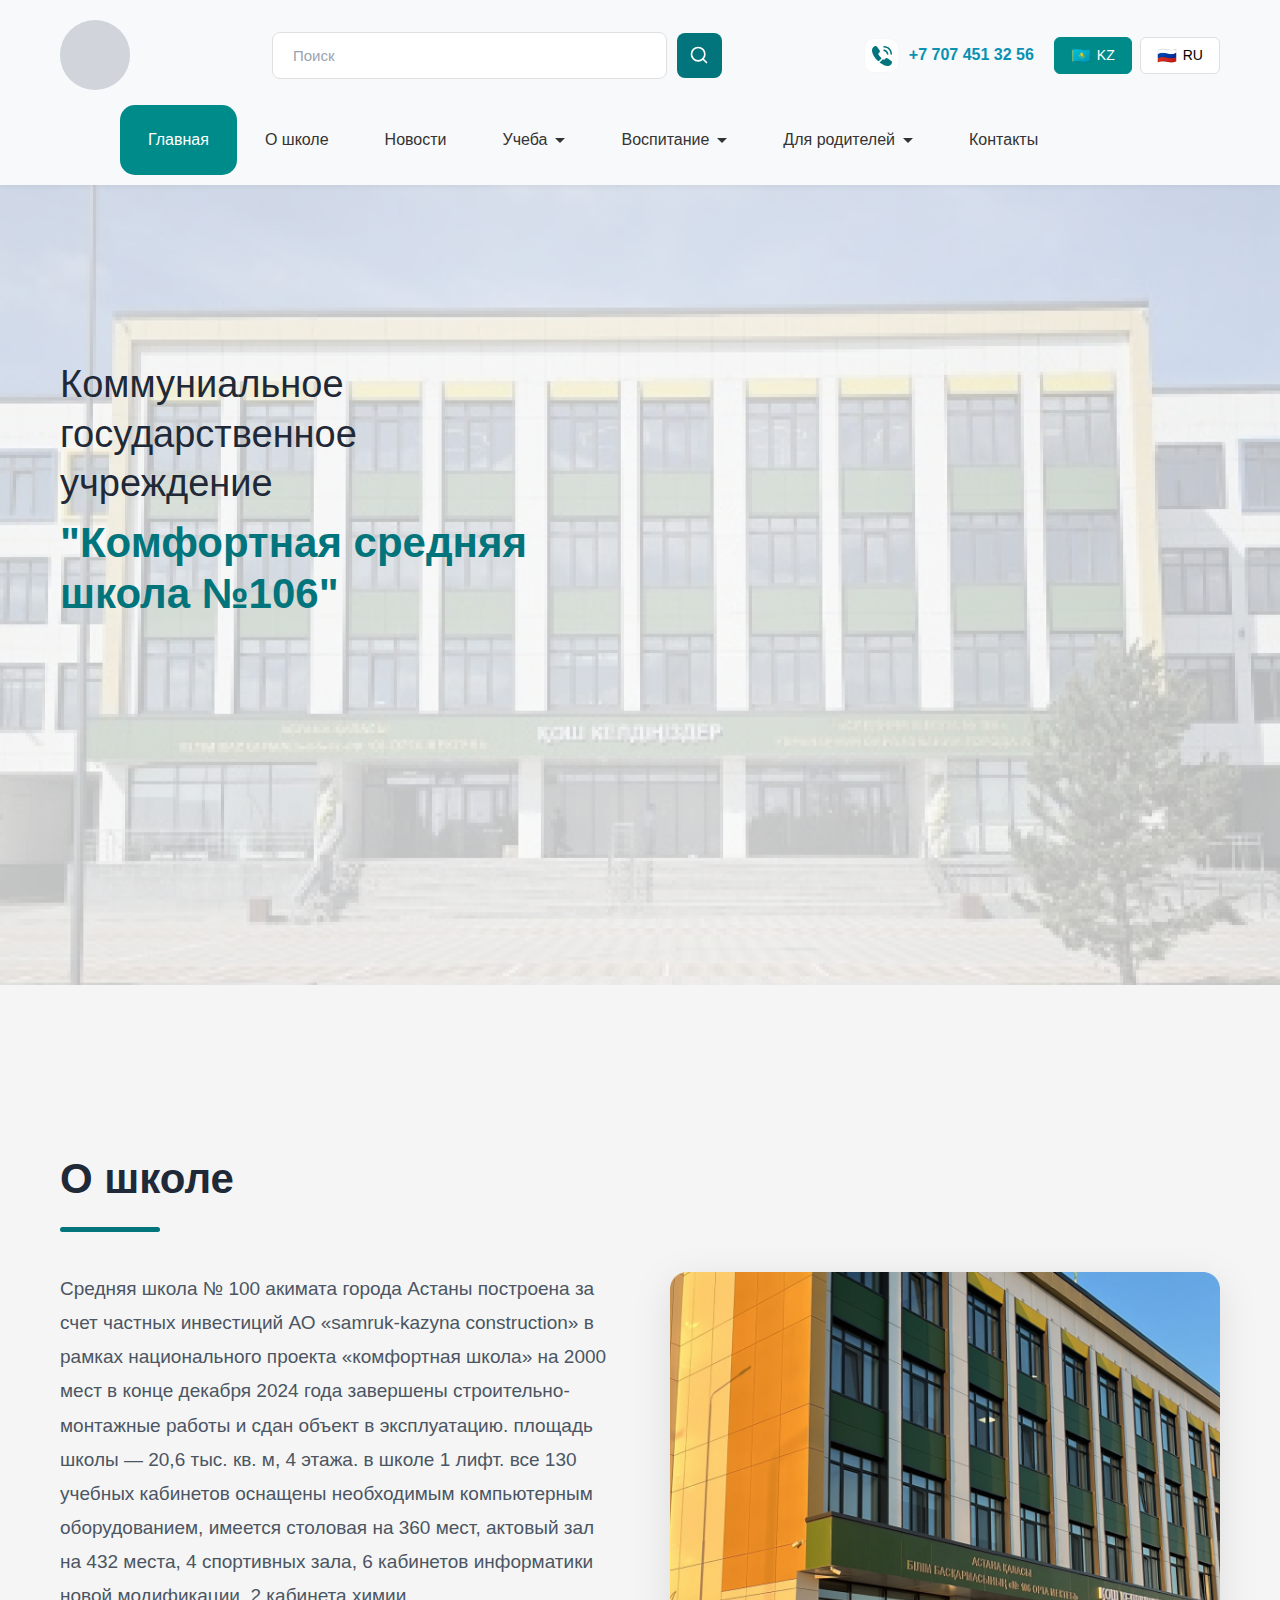
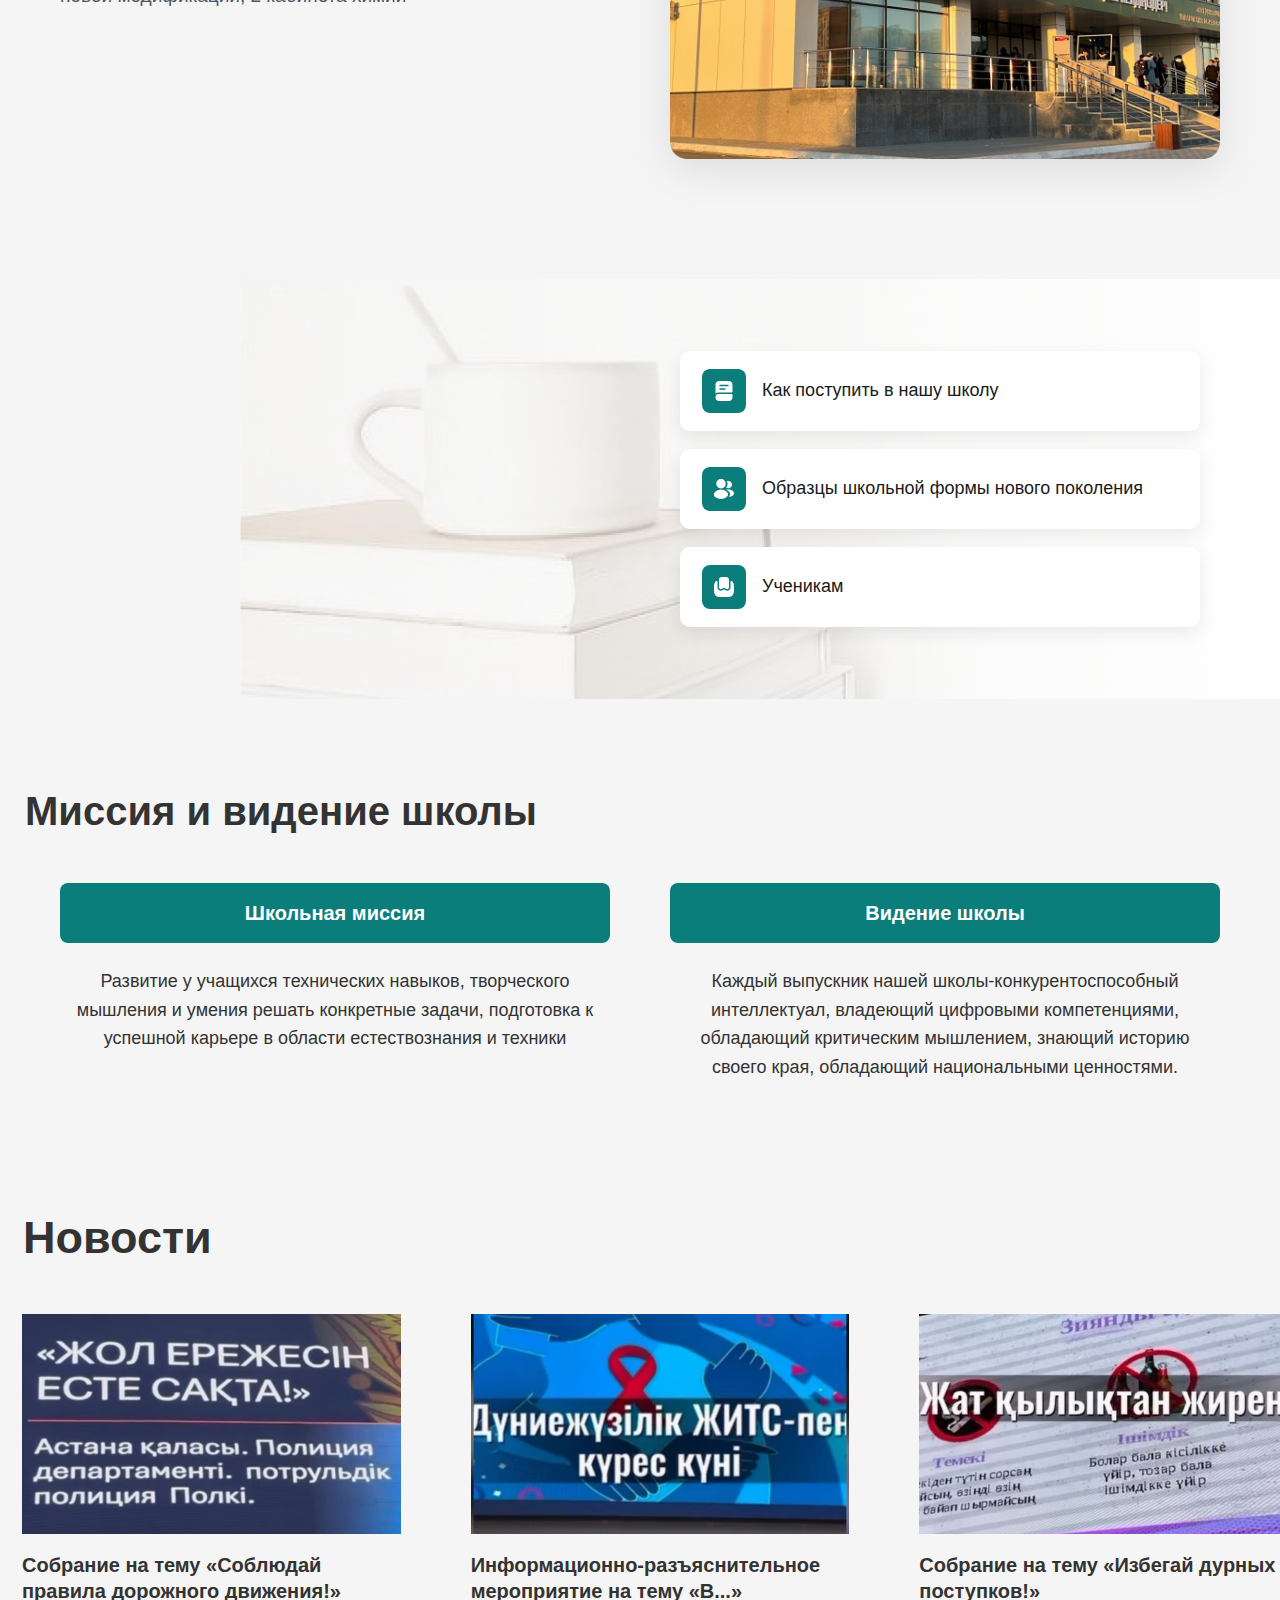
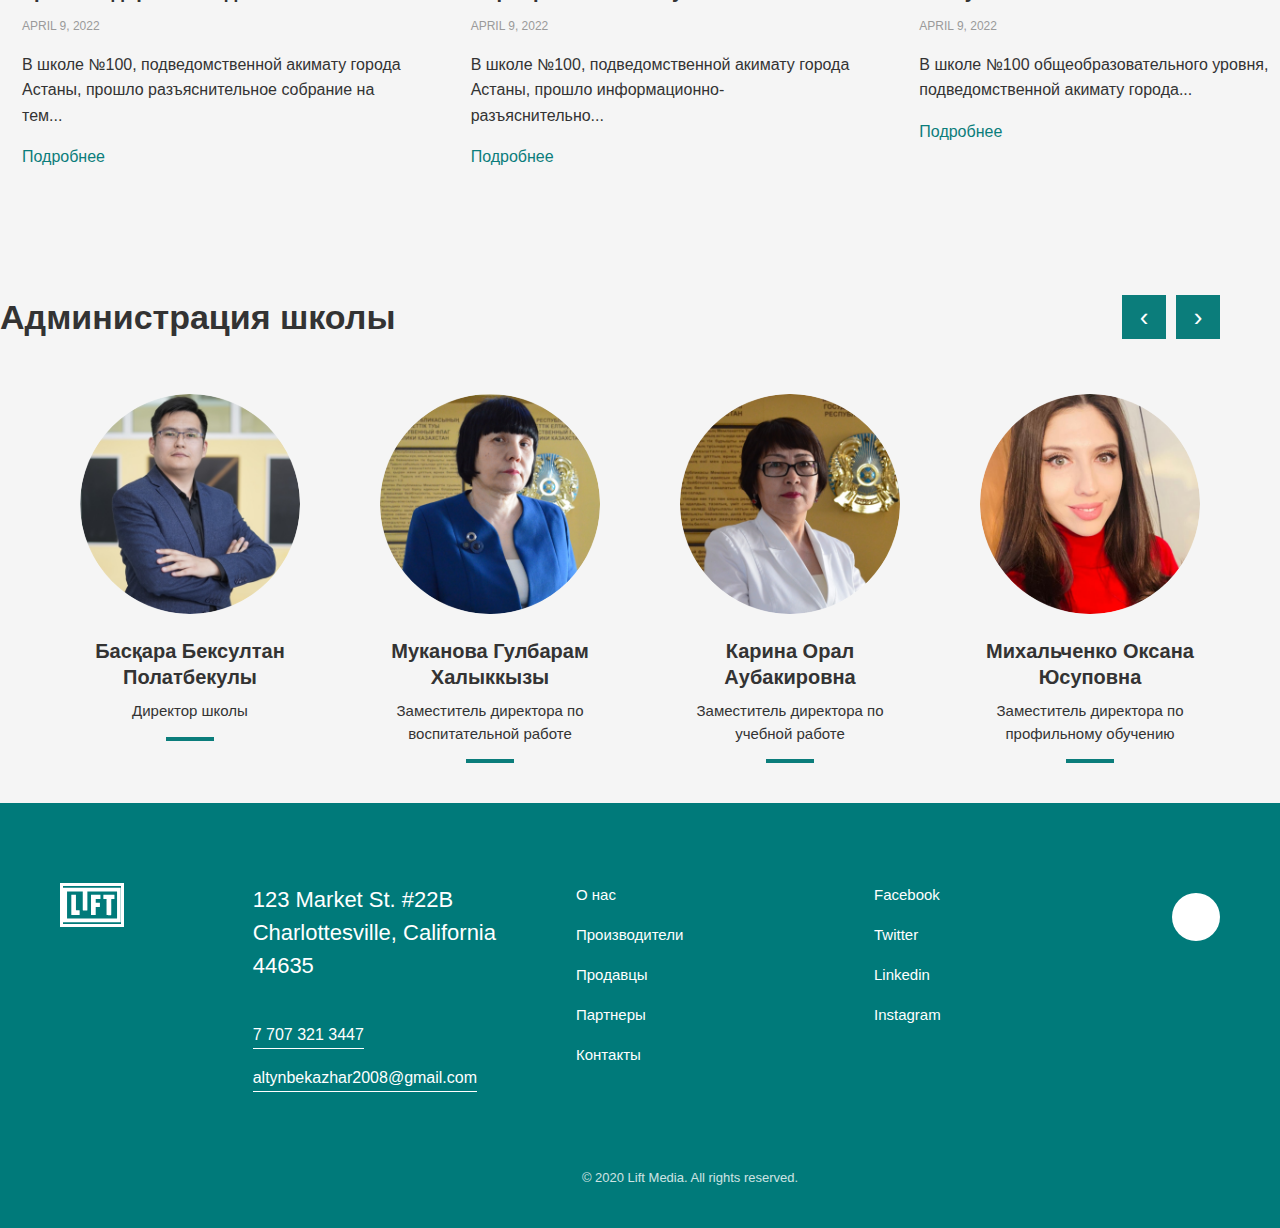
<file: index.html>
<!DOCTYPE html>
<html lang="ru">
<head>
    <meta charset="UTF-8">
    <meta name="viewport" content="width=device-width, initial-scale=1.0">
    <title>Комфортная средняя школа №106</title>
    <link rel="stylesheet" href="style.css">
</head>
<body>
    <header class="header">
        <div class="container1">
            <div class="header-top">
                <div class="logo">
                    <div class="logo-circle"></div>
                </div>
                
                <div class="search-bar">
                    <input type="text" placeholder="Поиск" class="search-input">
                    <button class="search-btn">
                        <svg width="20" height="20" viewBox="0 0 24 24" fill="none">
                            <circle cx="11" cy="11" r="8" stroke="white" stroke-width="2"/>
                            <path d="M21 21L16.65 16.65" stroke="white" stroke-width="2" stroke-linecap="round"/>
                        </svg>
                    </button>
                </div>

                <div class="header-right">
                    <div class="phone">
                        <div class="num">
                            <svg width="24" height="24" viewBox="0 0 24 24" fill="none" xmlns="http://www.w3.org/2000/svg">
<path d="M17.62 10.75C17.19 10.75 16.85 10.4 16.85 9.98001C16.85 9.61001 16.48 8.84001 15.86 8.17001C15.25 7.52001 14.58 7.14001 14.02 7.14001C13.59 7.14001 13.25 6.79001 13.25 6.37001C13.25 5.95001 13.6 5.60001 14.02 5.60001C15.02 5.60001 16.07 6.14001 16.99 7.11001C17.85 8.02001 18.4 9.15001 18.4 9.97001C18.4 10.4 18.05 10.75 17.62 10.75Z" fill="#02757C"/>
<path d="M21.23 10.75C20.8 10.75 20.46 10.4 20.46 9.98C20.46 6.43 17.57 3.55 14.03 3.55C13.6 3.55 13.26 3.2 13.26 2.78C13.26 2.36 13.6 2 14.02 2C18.42 2 22 5.58 22 9.98C22 10.4 21.65 10.75 21.23 10.75Z" fill="#02757C"/>
<path d="M11.05 14.95L9.2 16.8C8.81 17.19 8.19 17.19 7.79 16.81C7.68 16.7 7.57 16.6 7.46 16.49C6.43 15.45 5.5 14.36 4.67 13.22C3.85 12.08 3.19 10.94 2.71 9.81C2.24 8.67 2 7.58 2 6.54C2 5.86 2.12 5.21 2.36 4.61C2.6 4 2.98 3.44 3.51 2.94C4.15 2.31 4.85 2 5.59 2C5.87 2 6.15 2.06 6.4 2.18C6.66 2.3 6.89 2.48 7.07 2.74L9.39 6.01C9.57 6.26 9.7 6.49 9.79 6.71C9.88 6.92 9.93 7.13 9.93 7.32C9.93 7.56 9.86 7.8 9.72 8.03C9.59 8.26 9.4 8.5 9.16 8.74L8.4 9.53C8.29 9.64 8.24 9.77 8.24 9.93C8.24 10.01 8.25 10.08 8.27 10.16C8.3 10.24 8.33 10.3 8.35 10.36C8.53 10.69 8.84 11.12 9.28 11.64C9.73 12.16 10.21 12.69 10.73 13.22C10.83 13.32 10.94 13.42 11.04 13.52C11.44 13.91 11.45 14.55 11.05 14.95Z" fill="#02757C"/>
<path d="M21.97 18.33C21.97 18.61 21.92 18.9 21.82 19.18C21.79 19.26 21.76 19.34 21.72 19.42C21.55 19.78 21.33 20.12 21.04 20.44C20.55 20.98 20.01 21.37 19.4 21.62C19.39 21.62 19.38 21.63 19.37 21.63C18.78 21.87 18.14 22 17.45 22C16.43 22 15.34 21.76 14.19 21.27C13.04 20.78 11.89 20.12 10.75 19.29C10.36 19 9.96998 18.71 9.59998 18.4L12.87 15.13C13.15 15.34 13.4 15.5 13.61 15.61C13.66 15.63 13.72 15.66 13.79 15.69C13.87 15.72 13.95 15.73 14.04 15.73C14.21 15.73 14.34 15.67 14.45 15.56L15.21 14.81C15.46 14.56 15.7 14.37 15.93 14.25C16.16 14.11 16.39 14.04 16.64 14.04C16.83 14.04 17.03 14.08 17.25 14.17C17.47 14.26 17.7 14.39 17.95 14.56L21.26 16.91C21.52 17.09 21.7 17.3 21.81 17.55C21.91 17.8 21.97 18.05 21.97 18.33Z" fill="#02757C"/>
</svg>

                        </div>
                        <span>+7 707 451 32 56</span>
                    </div>
                    <div class="lang-switcher">
                        <button class="lang-btn active">
                            <span class="flag">🇰🇿</span> KZ
                        </button>
                        <button class="lang-btn">
                            <span class="flag">🇷🇺</span> RU
                        </button>
                    </div>
                </div>
            </div>

            <nav>
            <ul class="nav-menu" id="navMenu">
                <li class="nav-item active">
                    <a href="/index.html" class="nav-link">Главная</a>
                </li>
                <li class="nav-item">
                    <a href="./about.html" class="nav-link">О школе</a>
                </li>
                <li class="nav-item">
                    <a href="./news.html" class="nav-link">Новости</a>
                </li>
                <li class="nav-item ">
                    <a href="#" class="nav-link has-dropdown">Учеба</a>
                    <ul class="dropdown-menu">
                        <li><a href="./study.html" class="dropdown-link">Расписание занятий</a></li>
                        <li><a href="./subject.html" class="dropdown-link">Учебные программы</a></li>
                        
                    </ul>
                </li>
                <li class="nav-item">
                    <a href="./manera.html" class="nav-link has-dropdown">Воспитание</a>
                    <ul class="dropdown-menu">
                        <li><a href="#" class="dropdown-link">Кружки и секции</a></li>
                        <li><a href="#" class="dropdown-link">Мероприятия</a></li>
                    </ul>
                </li>
                <li class="nav-item">
                    <a href="./parents.html" class="nav-link has-dropdown">Для родителей</a>
                    <ul class="dropdown-menu">
                        <li><a href="./kitchen.html" class="dropdown-link">Столовая</a></li>
                        <li><a href="#" class="dropdown-link">Документы</a></li>
                
                    </ul>
                </li>
                <li class="nav-item">
                    <a href="./contacts.html" class="nav-link">Контакты</a>
                </li>
            </ul>
        </nav>
        </div>
    </header>

    <button class="mobile-menu-toggle" id="mobileMenuToggle">
        <span></span>
        <span></span>
        <span></span>
    </button>

    <section class="hero">
    <div class="hero-overlay"></div>
        <div class="hero-wrapper">
            <div class="hero-content">
                 <div class="line"></div>
                <h1 class="hero-title">
                    Коммуниальное<br>государственное<br>учреждение
                </h1>

                <h2 class="hero-subtitle">"Комфортная средняя<br>школа №106"</h2>
                
                <div class="hero-cards">
                    <div class="hero-card">
                        <div class="card-icon">
                            <svg width="32" height="32" viewBox="0 0 32 32" fill="none" xmlns="http://www.w3.org/2000/svg">
<path d="M29.3334 25.3333V29.3333H2.66669V25.3333C2.66669 24.6 3.26669 24 4.00002 24H28C28.7334 24 29.3334 24.6 29.3334 25.3333Z" fill="white" stroke="white" stroke-width="1.5" stroke-miterlimit="10" stroke-linecap="round" stroke-linejoin="round"/>
<path d="M9.33335 14.6667H6.66669V24H9.33335V14.6667Z" fill="white"/>
<path d="M14.6667 14.6667H12V24H14.6667V14.6667Z" fill="white"/>
<path d="M20 14.6667H17.3333V24H20V14.6667Z" fill="white"/>
<path d="M25.3334 14.6667H22.6667V24H25.3334V14.6667Z" fill="white"/>
<path d="M30.6666 30.3333H1.33331C0.786646 30.3333 0.333313 29.88 0.333313 29.3333C0.333313 28.7867 0.786646 28.3333 1.33331 28.3333H30.6666C31.2133 28.3333 31.6666 28.7867 31.6666 29.3333C31.6666 29.88 31.2133 30.3333 30.6666 30.3333Z" fill="white"/>
<path d="M28.4934 7.66662L16.4934 2.86662C16.2267 2.75995 15.7734 2.75995 15.5067 2.86662L3.50669 7.66662C3.04002 7.85329 2.66669 8.39995 2.66669 8.90662V13.3333C2.66669 14.0666 3.26669 14.6666 4.00002 14.6666H28C28.7334 14.6666 29.3334 14.0666 29.3334 13.3333V8.90662C29.3334 8.39995 28.96 7.85329 28.4934 7.66662ZM16 11.3333C14.8934 11.3333 14 10.44 14 9.33329C14 8.22662 14.8934 7.33329 16 7.33329C17.1067 7.33329 18 8.22662 18 9.33329C18 10.44 17.1067 11.3333 16 11.3333Z" fill="white"/>
</svg>

                        </div>
                        <span>Здание школы</span>
                    </div>
                    
                    <div class="hero-card">
                        <div class="card-icon">
                          <svg width="32" height="32" viewBox="0 0 32 32" fill="none" xmlns="http://www.w3.org/2000/svg">
<path d="M29.3334 25.3333V29.3333H2.66669V25.3333C2.66669 24.6 3.26669 24 4.00002 24H28C28.7334 24 29.3334 24.6 29.3334 25.3333Z" fill="white" stroke="white" stroke-width="1.5" stroke-miterlimit="10" stroke-linecap="round" stroke-linejoin="round"/>
<path d="M9.33335 14.6667H6.66669V24H9.33335V14.6667Z" fill="white"/>
<path d="M14.6667 14.6667H12V24H14.6667V14.6667Z" fill="white"/>
<path d="M20 14.6667H17.3333V24H20V14.6667Z" fill="white"/>
<path d="M25.3334 14.6667H22.6667V24H25.3334V14.6667Z" fill="white"/>
<path d="M30.6666 30.3333H1.33331C0.786646 30.3333 0.333313 29.88 0.333313 29.3333C0.333313 28.7867 0.786646 28.3333 1.33331 28.3333H30.6666C31.2133 28.3333 31.6666 28.7867 31.6666 29.3333C31.6666 29.88 31.2133 30.3333 30.6666 30.3333Z" fill="white"/>
<path d="M28.4934 7.66662L16.4934 2.86662C16.2267 2.75995 15.7734 2.75995 15.5067 2.86662L3.50669 7.66662C3.04002 7.85329 2.66669 8.39995 2.66669 8.90662V13.3333C2.66669 14.0666 3.26669 14.6666 4.00002 14.6666H28C28.7334 14.6666 29.3334 14.0666 29.3334 13.3333V8.90662C29.3334 8.39995 28.96 7.85329 28.4934 7.66662ZM16 11.3333C14.8934 11.3333 14 10.44 14 9.33329C14 8.22662 14.8934 7.33329 16 7.33329C17.1067 7.33329 18 8.22662 18 9.33329C18 10.44 17.1067 11.3333 16 11.3333Z" fill="white"/>
</svg>

                        </div>
                        <span>Интервьер</span>
                    </div>
                    
                    <div class="hero-card">
                        <div class="card-icon">
                           <svg width="32" height="32" viewBox="0 0 32 32" fill="none" xmlns="http://www.w3.org/2000/svg">
<path d="M29.3334 25.3333V29.3333H2.66669V25.3333C2.66669 24.6 3.26669 24 4.00002 24H28C28.7334 24 29.3334 24.6 29.3334 25.3333Z" fill="white" stroke="white" stroke-width="1.5" stroke-miterlimit="10" stroke-linecap="round" stroke-linejoin="round"/>
<path d="M9.33335 14.6667H6.66669V24H9.33335V14.6667Z" fill="white"/>
<path d="M14.6667 14.6667H12V24H14.6667V14.6667Z" fill="white"/>
<path d="M20 14.6667H17.3333V24H20V14.6667Z" fill="white"/>
<path d="M25.3334 14.6667H22.6667V24H25.3334V14.6667Z" fill="white"/>
<path d="M30.6666 30.3333H1.33331C0.786646 30.3333 0.333313 29.88 0.333313 29.3333C0.333313 28.7867 0.786646 28.3333 1.33331 28.3333H30.6666C31.2133 28.3333 31.6666 28.7867 31.6666 29.3333C31.6666 29.88 31.2133 30.3333 30.6666 30.3333Z" fill="white"/>
<path d="M28.4934 7.66662L16.4934 2.86662C16.2267 2.75995 15.7734 2.75995 15.5067 2.86662L3.50669 7.66662C3.04002 7.85329 2.66669 8.39995 2.66669 8.90662V13.3333C2.66669 14.0666 3.26669 14.6666 4.00002 14.6666H28C28.7334 14.6666 29.3334 14.0666 29.3334 13.3333V8.90662C29.3334 8.39995 28.96 7.85329 28.4934 7.66662ZM16 11.3333C14.8934 11.3333 14 10.44 14 9.33329C14 8.22662 14.8934 7.33329 16 7.33329C17.1067 7.33329 18 8.22662 18 9.33329C18 10.44 17.1067 11.3333 16 11.3333Z" fill="white"/>
</svg>

                        </div>
                        <span>Классы</span>
                    </div>
                    
                    <div class="hero-card">
                        <div class="card-icon">
                           <svg width="32" height="32" viewBox="0 0 32 32" fill="none" xmlns="http://www.w3.org/2000/svg">
<path d="M29.3334 25.3333V29.3333H2.66669V25.3333C2.66669 24.6 3.26669 24 4.00002 24H28C28.7334 24 29.3334 24.6 29.3334 25.3333Z" fill="white" stroke="white" stroke-width="1.5" stroke-miterlimit="10" stroke-linecap="round" stroke-linejoin="round"/>
<path d="M9.33335 14.6667H6.66669V24H9.33335V14.6667Z" fill="white"/>
<path d="M14.6667 14.6667H12V24H14.6667V14.6667Z" fill="white"/>
<path d="M20 14.6667H17.3333V24H20V14.6667Z" fill="white"/>
<path d="M25.3334 14.6667H22.6667V24H25.3334V14.6667Z" fill="white"/>
<path d="M30.6666 30.3333H1.33331C0.786646 30.3333 0.333313 29.88 0.333313 29.3333C0.333313 28.7867 0.786646 28.3333 1.33331 28.3333H30.6666C31.2133 28.3333 31.6666 28.7867 31.6666 29.3333C31.6666 29.88 31.2133 30.3333 30.6666 30.3333Z" fill="white"/>
<path d="M28.4934 7.66662L16.4934 2.86662C16.2267 2.75995 15.7734 2.75995 15.5067 2.86662L3.50669 7.66662C3.04002 7.85329 2.66669 8.39995 2.66669 8.90662V13.3333C2.66669 14.0666 3.26669 14.6666 4.00002 14.6666H28C28.7334 14.6666 29.3334 14.0666 29.3334 13.3333V8.90662C29.3334 8.39995 28.96 7.85329 28.4934 7.66662ZM16 11.3333C14.8934 11.3333 14 10.44 14 9.33329C14 8.22662 14.8934 7.33329 16 7.33329C17.1067 7.33329 18 8.22662 18 9.33329C18 10.44 17.1067 11.3333 16 11.3333Z" fill="white"/>
</svg>

                        </div>
                        <span>Актовый зал</span>
                    </div>
                </div>
            </div>
        </div>
    </section>

    <section class="about">
    <div class="container">
            <h2 class="section-title">О школе</h2>
            <div class="about-content">
                <div class="about-text">
                    <p>Средняя школа № 100 акимата города Астаны построена за счет частных инвестиций АО «samruk-kazyna construction» в рамках национального проекта «комфортная школа» на 2000 мест в конце декабря 2024 года завершены строительно-монтажные работы и сдан объект в эксплуатацию. площадь школы — 20,6 тыс. кв. м, 4 этажа. в школе 1 лифт. все 130 учебных кабинетов оснащены необходимым компьютерным оборудованием, имеется столовая на 360 мест, актовый зал на 432 места, 4 спортивных зала, 6 кабинетов информатики новой модификации, 2 кабинета химии</p>
                </div>
                <div class="about-image">
                    <img src="./about.png" alt="Школа №106">
                </div>
            </div>
        </div>
    </section>


 <section class="info-section">
  <div class="info-overlay"></div>

  <div class="info-content">
    <div class="info-card">
      <div class="icon"><svg width="24" height="24" viewBox="0 0 24 24" fill="none" xmlns="http://www.w3.org/2000/svg">
<path d="M20.5 16V18.5C20.5 20.43 18.93 22 17 22H7C5.07 22 3.5 20.43 3.5 18.5V17.85C3.5 16.28 4.78 15 6.35 15H19.5C20.05 15 20.5 15.45 20.5 16Z" fill="white"/>
<path d="M15.5 2H8.5C4.5 2 3.5 3 3.5 7V14.58C4.26 13.91 5.26 13.5 6.35 13.5H19.5C20.05 13.5 20.5 13.05 20.5 12.5V7C20.5 3 19.5 2 15.5 2ZM13 10.75H8C7.59 10.75 7.25 10.41 7.25 10C7.25 9.59 7.59 9.25 8 9.25H13C13.41 9.25 13.75 9.59 13.75 10C13.75 10.41 13.41 10.75 13 10.75ZM16 7.25H8C7.59 7.25 7.25 6.91 7.25 6.5C7.25 6.09 7.59 5.75 8 5.75H16C16.41 5.75 16.75 6.09 16.75 6.5C16.75 6.91 16.41 7.25 16 7.25Z" fill="white"/>
</svg>
</div>
      <p>Как поступить в нашу школу</p>
    </div>

    <div class="info-card">
      <div class="icon"><svg width="24" height="24" viewBox="0 0 24 24" fill="none" xmlns="http://www.w3.org/2000/svg">
<path d="M9 2C6.38 2 4.25 4.13 4.25 6.75C4.25 9.32 6.26 11.4 8.88 11.49C8.96 11.48 9.04 11.48 9.1 11.49C9.12 11.49 9.13 11.49 9.15 11.49C9.16 11.49 9.16 11.49 9.17 11.49C11.73 11.4 13.74 9.32 13.75 6.75C13.75 4.13 11.62 2 9 2Z" fill="white"/>
<path d="M14.08 14.15C11.29 12.29 6.73996 12.29 3.92996 14.15C2.65996 15 1.95996 16.15 1.95996 17.38C1.95996 18.61 2.65996 19.75 3.91996 20.59C5.31996 21.53 7.15996 22 8.99996 22C10.84 22 12.68 21.53 14.08 20.59C15.34 19.74 16.04 18.6 16.04 17.36C16.03 16.13 15.34 14.99 14.08 14.15Z" fill="white"/>
<path d="M19.99 7.33998C20.15 9.27998 18.77 10.98 16.86 11.21C16.85 11.21 16.85 11.21 16.84 11.21H16.81C16.75 11.21 16.69 11.21 16.64 11.23C15.67 11.28 14.78 10.97 14.11 10.4C15.14 9.47998 15.73 8.09998 15.61 6.59998C15.54 5.78998 15.26 5.04998 14.84 4.41998C15.22 4.22998 15.66 4.10998 16.11 4.06998C18.07 3.89998 19.82 5.35998 19.99 7.33998Z" fill="white"/>
<path d="M21.99 16.59C21.91 17.56 21.29 18.4 20.25 18.97C19.25 19.52 17.99 19.78 16.74 19.75C17.46 19.1 17.88 18.29 17.96 17.43C18.06 16.19 17.47 15 16.29 14.05C15.62 13.52 14.84 13.1 13.99 12.79C16.2 12.15 18.98 12.58 20.69 13.96C21.61 14.7 22.08 15.63 21.99 16.59Z" fill="white"/>
</svg>
</div>
      <p>Образцы школьной формы нового поколения</p>
    </div>

    <div class="info-card">
      <div class="icon"><svg width="24" height="24" viewBox="0 0 24 24" fill="none" xmlns="http://www.w3.org/2000/svg">
<path d="M17 4.96V12.08C17 14.07 15.59 14.84 13.86 13.8L12.54 13C12.24 12.82 11.76 12.82 11.46 13L10.14 13.8C8.41 14.84 7 14.07 7 12.08V4.99C7.01 3 8.01 2 10 2H14C15.98 2 16.98 2.99 17 4.96Z" fill="white"/>
<path d="M22 11.9V14.93C22 19.98 20 22 15 22H9C4 22 2 19.98 2 14.93V11.9C2 9.20998 2.57 7.37998 3.85 6.25998C4.5 5.70998 5.5 6.18998 5.5 7.03998V12.08C5.5 13.57 6.11 14.77 7.17 15.37C8.24 15.98 9.6 15.87 10.92 15.08L12 14.43L13.09 15.08C13.83 15.53 14.6 15.76 15.32 15.76C15.86 15.76 16.37 15.63 16.83 15.37C17.89 14.77 18.5 13.57 18.5 12.08V7.02998C18.5 6.17998 19.51 5.69998 20.15 6.25998C21.43 7.37998 22 9.20998 22 11.9Z" fill="white"/>
</svg>
</div>
      <p>Ученикам</p>
    </div>
  </div>
</section>


<section class="mission">
  <div class="container">

    <div class="section-title2">
      <span class="line"></span>
      <h2>Миссия и видение школы</h2>
    </div>

    <div class="mission-grid">
      <div class="mission-card">
        <div class="mission-header">Школьная миссия</div>
        <p>
          Развитие у учащихся технических навыков, творческого мышления
          и умения решать конкретные задачи, подготовка к успешной
          карьере в области естествознания и техники
        </p>
      </div>

      <div class="mission-card">
        <div class="mission-header">Видение школы</div>
        <p>
          Каждый выпускник нашей школы-конкурентоспособный интеллектуал,
          владеющий цифровыми компетенциями, обладающий критическим
          мышлением, знающий историю своего края, обладающий
          национальными ценностями.
        </p>
      </div>
    </div>

  </div>
</section>

<section class="news">
  <div class="container">

    <div class="section-title3">
      <span class="line2"></span>
      <h2>Новости</h2>
    </div>

    <div class="news-grid">

      <article class="news-card">
        <div class="news-img">
          <img src="news1.png" alt="">
        </div>
        <h3>Собрание на тему «Соблюдай правила дорожного движения!»</h3>
        <span class="date">APRIL 9, 2022</span>
        <p>
          В школе №100, подведомственной акимату города Астаны,
          прошло разъяснительное собрание на тем...
        </p>
        <a href="#" class="more">Подробнее</a>
      </article>

      <article class="news-card">
        <div class="news-img">
          <img src="news2.png" alt="">
        </div>
        <h3>
          Информационно-разъяснительное мероприятие
          на тему «В...»
        </h3>
        <span class="date">APRIL 9, 2022</span>
        <p>
          В школе №100, подведомственной акимату города Астаны,
          прошло информационно-разъяснительно...
        </p>
        <a href="#" class="more">Подробнее</a>
      </article>

      <article class="news-card">
        <div class="news-img">
          <img src="news3.png" alt="">
        </div>
        <h3>Собрание на тему «Избегай дурных поступков!»</h3>
        <span class="date">APRIL 9, 2022</span>
        <p>
          В школе №100 общеобразовательного уровня,
          подведомственной акимату города...
        </p>
        <a href="#" class="more">Подробнее</a>
      </article>

    </div>
  </div>
</section>

<section class="admin">
  <div class="container">

    <div class="admin-header">
      <div class="title">
        <span class="line2"></span>
        <h2>Администрация школы</h2>
      </div>

      <div class="arrows">
        <button class="arrow prev">‹</button>
        <button class="arrow next">›</button>
      </div>
    </div>

    <div class="admin-slider">
      <div class="admin-track">
        <div class="admin-card">
          <div class="photo"><img src="teacher1.png"></div>
          <h3>Басқара Бексултан<br>Полатбекулы</h3>
          <span class="role">Директор школы</span>
          <span class="underline"></span>
        </div>

        <div class="admin-card">
          <div class="photo"><img src="teacher2.png"></div>
          <h3>Муканова Гулбарам<br>Халыккызы</h3>
          <span class="role">Заместитель директора по<br>воспитательной работе</span>
          <span class="underline"></span>
        </div>

        <div class="admin-card">
          <div class="photo"><img src="teacher3.png"></div>
          <h3>Карина Орал<br>Аубакировна</h3>
          <span class="role">Заместитель директора по<br>учебной работе</span>
          <span class="underline"></span>
        </div>

        <div class="admin-card">
          <div class="photo"><img src="teacher4.png"></div>
          <h3>Михальченко Оксана<br>Юсуповна</h3>
          <span class="role">Заместитель директора по<br>профильному обучению</span>
          <span class="underline"></span>
        </div>

        
        <div class="admin-card">
          <div class="photo"><img src="teacher4.png"></div>
          <h3>Михальченко Оксана<br>Юсуповна</h3>
          <span class="role">Заместитель директора по<br>профильному обучению</span>
          <span class="underline"></span>
        </div>
        <div class="admin-card">
          <div class="photo"><img src="teacher4.png"></div>
          <h3>Михальченко Оксана<br>Юсуповна</h3>
          <span class="role">Заместитель директора по<br>профильному обучению</span>
          <span class="underline"></span>
        </div>
      </div>
    </div>

  </div>
</section>

<footer class="footer">
  <div class="container">

    <div class="footer-grid">

      <div class="footer-left">
        <div style="display: flex;justify-content: space-between;">
        <div class="logo2"><svg width="84" height="50" viewBox="0 0 84 50" fill="none" xmlns="http://www.w3.org/2000/svg">
<path d="M40.5689 10.9102L40.575 38.7585C40.575 38.9775 40.5811 39.1965 40.5932 39.414C40.5934 39.5156 40.6698 39.6008 40.7706 39.6117C40.8659 39.6268 40.9622 39.6345 41.0586 39.6345H46.7333L46.7817 39.6343C47.078 39.6332 47.2307 39.6326 47.3094 39.556C47.393 39.4745 47.3929 39.3072 47.3928 38.9621L47.3928 38.4908C47.3837 35.3771 47.3837 32.2634 47.3928 29.1497C47.3932 29.0512 47.3868 28.9518 47.3804 28.8521C47.3619 28.5672 47.3434 28.2806 47.4838 28.0091C47.7618 27.9052 48.0482 27.9195 48.3336 27.9338C48.4326 27.9388 48.5316 27.9437 48.63 27.9437H52.922C53.295 27.9422 53.348 27.8981 53.4178 27.5589C53.4478 27.4164 53.4635 27.2712 53.4648 27.1255V22.528C53.4602 22.3587 53.4373 22.1904 53.3965 22.0261C53.3314 21.7432 53.2783 21.7006 53.0115 21.6869H48.2782C48.2136 21.6869 48.1489 21.6881 48.0842 21.6893C47.9548 21.6917 47.8254 21.694 47.6961 21.6869C47.4702 21.6869 47.411 21.6154 47.3928 21.3828C47.3913 21.3584 47.3913 21.3341 47.3928 21.3098V16.7852C47.3944 16.4963 47.4626 16.4324 47.7279 16.4187H53.4072C53.6012 16.4187 53.7953 16.4157 53.9878 16.405C54.1162 16.405 54.2205 16.3011 54.2213 16.1723C54.2319 15.9792 54.2319 15.7845 54.2319 15.5898V10.8463C54.2319 10.7853 54.2322 10.7287 54.2325 10.6763C54.2343 10.3456 54.2352 10.1795 54.1529 10.0971C54.0704 10.0144 53.9043 10.0153 53.5717 10.0169C53.5213 10.0172 53.467 10.0174 53.4087 10.0174H41.4786C41.3879 10.0174 41.3062 10.0166 41.2325 10.0159C40.9008 10.0125 40.7335 10.0108 40.6496 10.0937C40.5642 10.178 40.5655 10.35 40.568 10.6973C40.5684 10.762 40.5689 10.8328 40.5689 10.9102Z" fill="white"/>
<path d="M63.0586 29.7885V21.6139C63.0785 21.079 63.0613 20.5434 63.007 20.0109C62.9901 19.7929 62.9967 19.5736 63.0267 19.357C63.098 18.4597 63.1147 17.5593 63.0965 16.6605C63.0965 16.3731 63.0298 16.3122 62.7493 16.3107H59.476C59.3507 16.3107 59.2407 16.3123 59.1441 16.3137C58.7934 16.3187 58.6204 16.3212 58.536 16.236C58.4539 16.1529 58.4559 15.9865 58.4599 15.6579C58.4611 15.5585 58.4625 15.4443 58.4618 15.313C58.4567 14.3235 58.4584 13.3339 58.4601 12.3443L58.4601 12.334C58.461 11.8426 58.4618 11.3513 58.4618 10.86C58.4618 10.6653 58.4618 10.4706 58.4739 10.2775C58.471 10.2165 58.4927 10.1568 58.534 10.112C58.5753 10.0671 58.6329 10.0407 58.6937 10.0387C58.862 10.0266 59.0318 10.0235 59.2016 10.0235H73.7561C74.5035 10.0235 74.5141 10.0235 74.5141 10.8007V15.5442C74.5141 15.7145 74.5141 15.8849 74.5005 16.0552C74.5029 16.1169 74.4805 16.177 74.4383 16.2219C74.3961 16.2668 74.3376 16.2928 74.2761 16.294C74.1063 16.3046 73.9365 16.3092 73.7682 16.3107H70.7769C70.5829 16.3107 70.3888 16.3107 70.1963 16.3214C70.0695 16.3144 69.9604 16.4103 69.9507 16.5373C69.9408 16.6094 69.9347 16.682 69.9325 16.7548C69.9236 17.1661 69.9102 17.5775 69.8967 17.989C69.8664 18.9148 69.8362 19.8409 69.8582 20.7653C69.9408 24.3168 69.926 27.8683 69.9111 31.4203L69.9111 31.423C69.9039 33.1482 69.8967 34.8734 69.9007 36.5989C69.9007 37.1215 69.8859 37.6463 69.8712 38.1714C69.8614 38.5215 69.8515 38.8726 69.8461 39.2223C69.8385 39.6238 69.796 39.6664 69.3685 39.6679H65.8815C65.081 39.6679 64.2805 39.6679 63.48 39.6543C63.1495 39.6543 63.0995 39.598 63.0798 39.2786C63.0646 39.0125 63.0646 38.7433 63.0646 38.4756C63.0606 35.5799 63.0586 32.6842 63.0586 29.7885Z" fill="white"/>
<path d="M12.0423 10.9725L12.0468 39.2862C12.0605 39.6086 12.1014 39.6436 12.4501 39.6573H23.2158C23.2725 39.6573 23.3291 39.6583 23.3857 39.6593C23.4988 39.6614 23.6116 39.6634 23.7237 39.6573C24.0193 39.6451 24.0709 39.598 24.0845 39.3227V33.6302C24.0838 33.171 24.1036 32.9579 24.0068 32.8596C23.9086 32.76 23.6906 32.7785 23.2098 32.7785H19.2816C18.8268 32.777 18.7707 32.7207 18.76 32.2873C18.7419 31.7033 18.7419 31.1192 18.7419 30.5352V11.0455C18.7419 10.9725 18.7429 10.8995 18.7439 10.8265C18.7459 10.6805 18.7479 10.5345 18.7419 10.3885C18.7282 10.0767 18.6767 10.0311 18.3401 10.0174H13.0292C12.4716 10.0197 12.2255 9.98711 12.1185 10.0939C12.0137 10.1985 12.0423 10.4367 12.0423 10.9725Z" fill="white"/>
<path fill-rule="evenodd" clip-rule="evenodd" d="M0.967263 49.9063C0.853875 49.9063 0.753654 49.9076 0.665095 49.9087C0.322897 49.9131 0.154775 49.9153 0.073845 49.8324C-0.00428295 49.7523 -0.00118643 49.593 0.00489941 49.2799C0.00684518 49.1798 0.00909651 49.0639 0.00909651 48.9299C0.00303217 33.1415 0 17.351 0 1.55846V0.60945C0 0.031526 0.0136448 0.0132758 0.618563 0.00110903H82.5478C82.624 0.00110903 82.6947 0.000790529 82.7603 0.00049489C83.2033 -0.00150093 83.4149 -0.00245411 83.5144 0.102664C83.6052 0.198756 83.6024 0.383485 83.5971 0.737081C83.5956 0.833258 83.5939 0.942969 83.5939 1.0657V48.8752C83.5939 49.0068 83.5959 49.1218 83.5975 49.2223C83.6033 49.5645 83.6062 49.7384 83.5208 49.8253C83.4329 49.9148 83.2515 49.9124 82.8833 49.9075C82.7814 49.9062 82.6651 49.9046 82.5327 49.9048L0.967263 49.9063ZM77.3507 44.6487C77.5918 44.6487 77.8343 44.6411 78.0769 44.6259C78.1789 44.6244 78.2617 44.5427 78.2649 44.4404C78.2801 44.1986 78.2907 43.9552 78.2907 43.7119V5.68301C78.2755 5.39557 78.2179 5.33169 77.9526 5.31648C77.7752 5.30777 77.5957 5.30823 77.4168 5.30868L77.2976 5.30888H36.333C36.2083 5.30888 36.0983 5.30734 36.0014 5.30598C35.6404 5.30093 35.4601 5.29841 35.3713 5.38729C35.2827 5.47601 35.2852 5.65579 35.2901 6.01503C35.2915 6.11571 35.2931 6.23049 35.293 6.36131V31.834C35.293 32.0774 35.2884 32.3207 35.2793 32.5641C35.2814 32.6255 35.2585 32.6851 35.2159 32.7292C35.1733 32.7734 35.1147 32.7983 35.0534 32.7983C34.8918 32.8097 34.7301 32.8105 34.5684 32.8114L34.4712 32.812H29.597C29.4774 32.812 29.3721 32.8135 29.2794 32.8148C28.9387 32.8196 28.7689 32.8221 28.6854 32.7384C28.6025 32.6553 28.6047 32.4872 28.6091 32.1522C28.6103 32.0655 28.6116 31.9674 28.6116 31.8569V6.23812C28.6116 6.15251 28.6123 6.07474 28.6129 6.00409C28.616 5.66226 28.6176 5.48694 28.531 5.39798C28.4402 5.3048 28.2527 5.30589 27.8687 5.30811C27.8046 5.30848 27.735 5.30888 27.6595 5.30888H7.49553C7.17473 5.30888 6.85393 5.29985 6.53373 5.29084C6.41812 5.28758 6.30258 5.28433 6.18715 5.2815C5.95518 5.2815 5.88393 5.32865 5.88393 5.57351C5.87028 6.08451 5.8627 6.594 5.8627 7.105V42.8693C5.8627 43.137 5.8627 43.4047 5.8718 43.6724C5.876 43.8149 5.87669 43.9368 5.87728 44.041C5.87896 44.3358 5.87983 44.4892 5.95693 44.5683C6.04055 44.6541 6.21384 44.6524 6.57509 44.6489C6.65626 44.6481 6.74691 44.6472 6.84816 44.6472L77.3507 44.6487Z" fill="white"/>
</svg>
</div>
<div>
        <p class="address">
          123 Market St. #22B<br>
          Charlottesville, California<br>
          44635
        </p>

        <a href="tel:+77073213447" class="link">7 707 321 3447</a>
        <a href="mailto:altynbekazhar2008@gmail.com" class="link">
          altynbekazhar2008@gmail.com
        </a>
      </div>
      </div>
</div>  
     <div class="footer-menu">

<a href="#">О нас</a>
<a href="#">Производители</a>
<a href="#">Продавцы</a>
<a href="#">Партнеры</a>
<a href="#">Контакты</a>

</div>

      <div class="footer-social">
        <a href="#">Facebook</a>
        <a href="#">Twitter</a>
        <a href="#">Linkedin</a>
        <a href="#">Instagram</a>
      </div>

      <div class="footer-circle"></div>
    </div>

    <div class="copyright">
      © 2020 Lift Media. All rights reserved.
    </div>

  </div>
</footer>
    <script >
        
const track = document.querySelector('.admin-track');
const cards = document.querySelectorAll('.admin-card');
const prev = document.querySelector('.prev');
const next = document.querySelector('.next');

let index = 0;

function getVisibleCount() {
  if (window.innerWidth <= 600) return 1;
  if (window.innerWidth <= 1100) return 2;
  return 4;
}

function updateSlider() {
  const cardWidth = cards[0].offsetWidth + 40;
  track.style.transform = `translateX(-${index * cardWidth}px)`;
}

next.onclick = () => {
  const visible = getVisibleCount();
  if (index < cards.length - visible) {
    index++;
    updateSlider();
  }
};

prev.onclick = () => {
  if (index > 0) {
    index--;
    updateSlider();
  }
};

window.addEventListener('resize', updateSlider);
    </script>
</body>
</html>
</file>
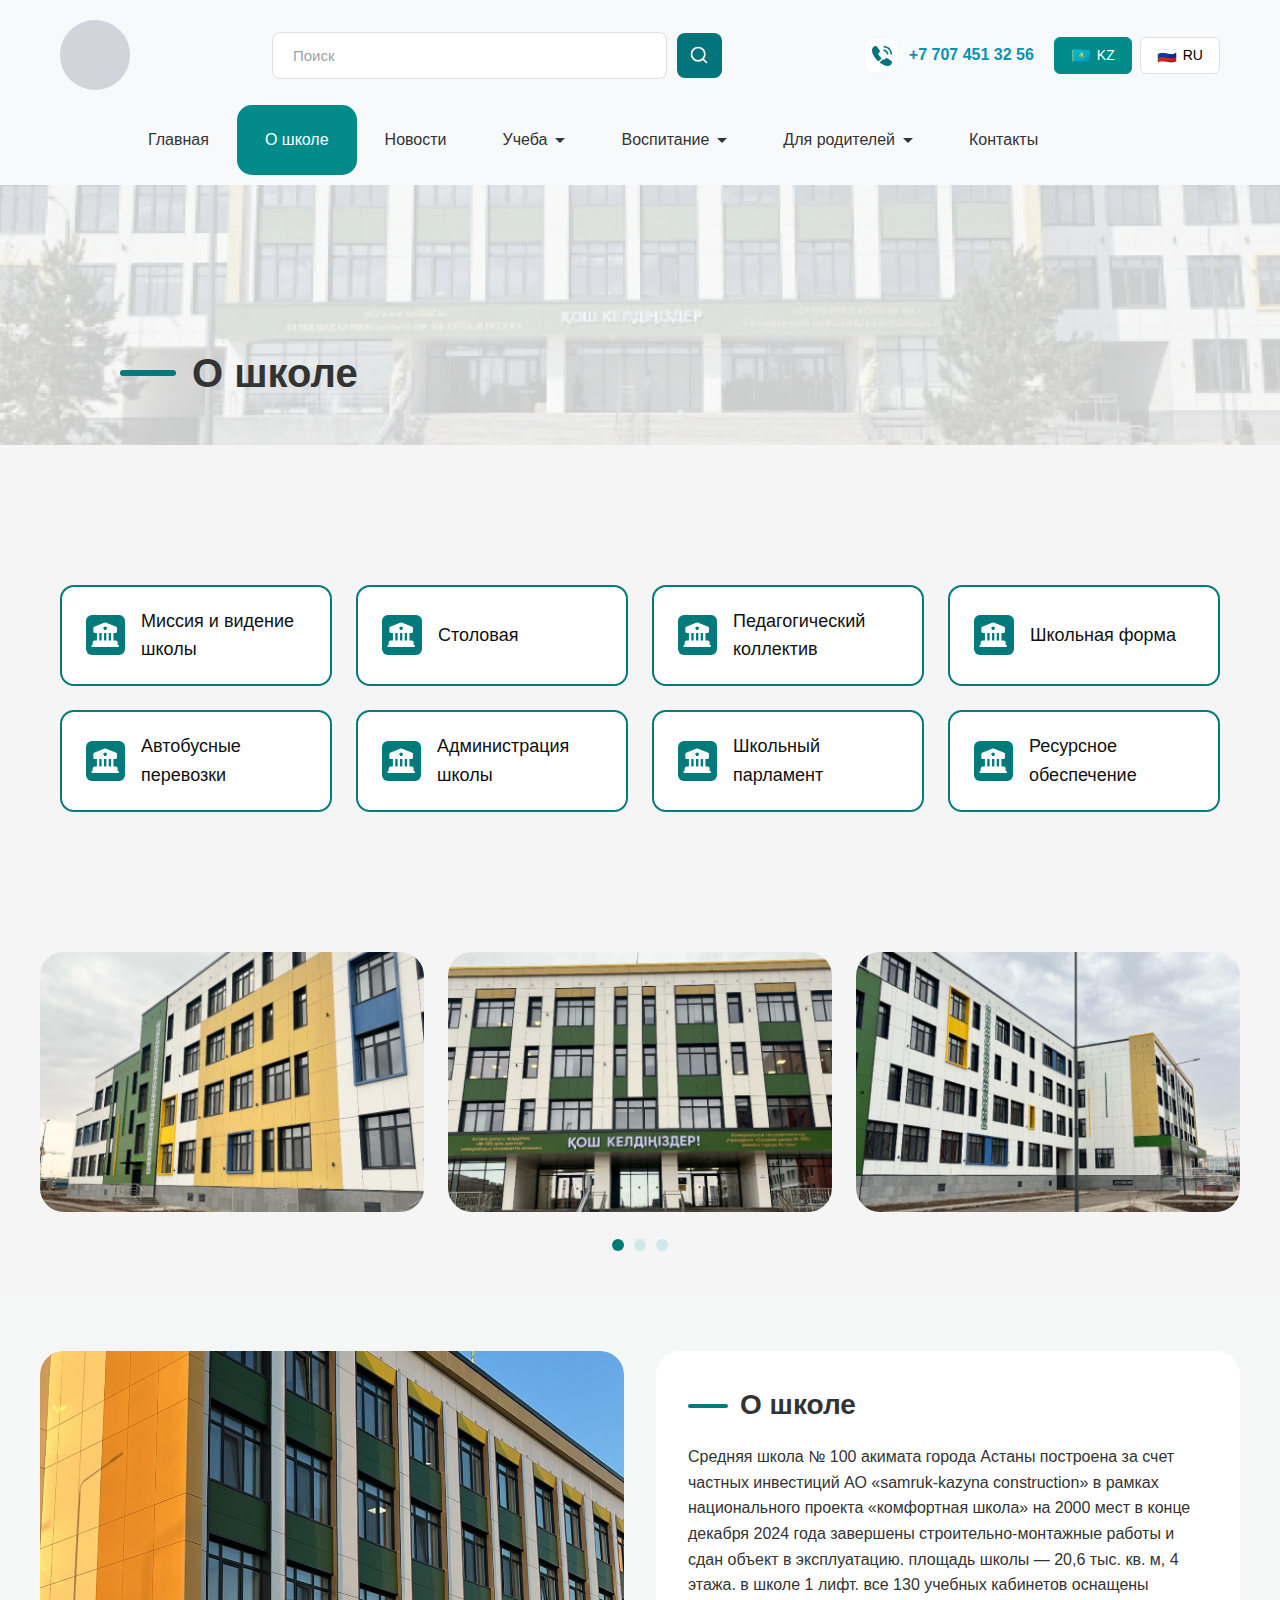
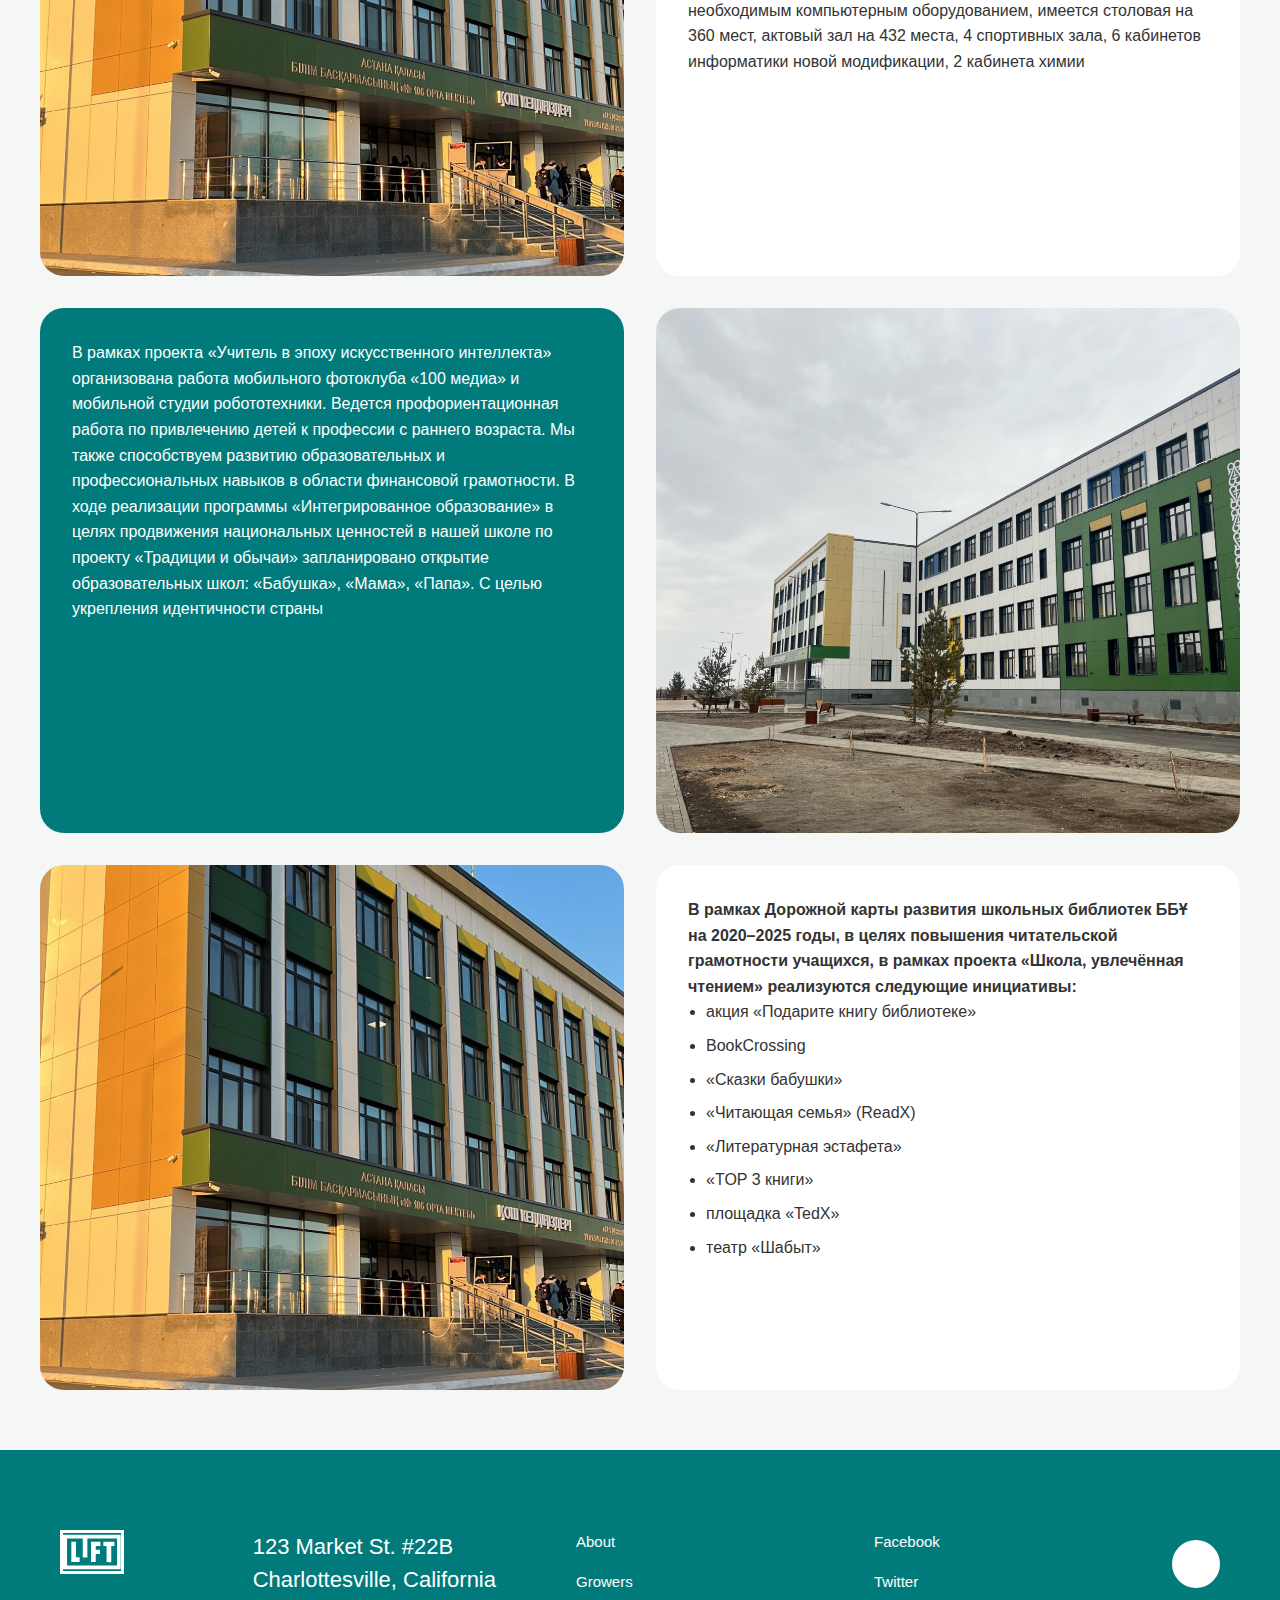
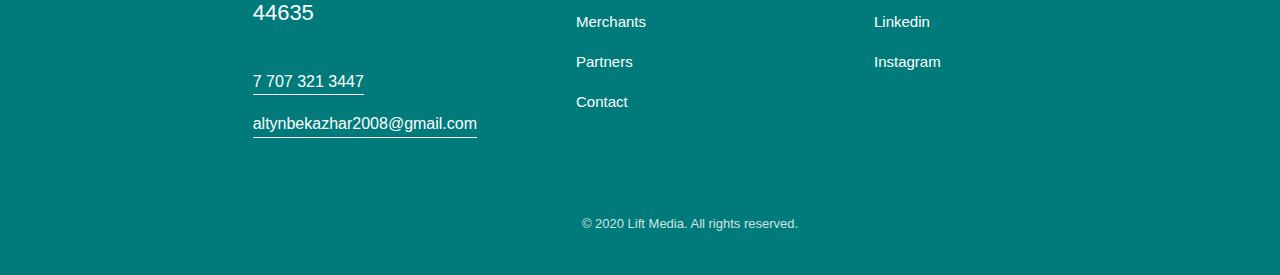
<file: about.html>
<!DOCTYPE html>
<html lang="ru">
<head>
    <meta charset="UTF-8">
    <meta name="viewport" content="width=device-width, initial-scale=1.0">
    <title>Комфортная средняя школа №106</title>
    <link rel="stylesheet" href="style.css">
</head>
<body>
    <header class="header">
        <div class="container1">
            <div class="header-top">
                <div class="logo">
                    <div class="logo-circle"></div>
                </div>
                
                <div class="search-bar">
                    <input type="text" placeholder="Поиск" class="search-input">
                    <button class="search-btn">
                        <svg width="20" height="20" viewBox="0 0 24 24" fill="none">
                            <circle cx="11" cy="11" r="8" stroke="white" stroke-width="2"/>
                            <path d="M21 21L16.65 16.65" stroke="white" stroke-width="2" stroke-linecap="round"/>
                        </svg>
                    </button>
                </div>

                <div class="header-right">
                    <div class="phone">
                        <div class="num">
                            <svg width="24" height="24" viewBox="0 0 24 24" fill="none" xmlns="http://www.w3.org/2000/svg">
<path d="M17.62 10.75C17.19 10.75 16.85 10.4 16.85 9.98001C16.85 9.61001 16.48 8.84001 15.86 8.17001C15.25 7.52001 14.58 7.14001 14.02 7.14001C13.59 7.14001 13.25 6.79001 13.25 6.37001C13.25 5.95001 13.6 5.60001 14.02 5.60001C15.02 5.60001 16.07 6.14001 16.99 7.11001C17.85 8.02001 18.4 9.15001 18.4 9.97001C18.4 10.4 18.05 10.75 17.62 10.75Z" fill="#02757C"/>
<path d="M21.23 10.75C20.8 10.75 20.46 10.4 20.46 9.98C20.46 6.43 17.57 3.55 14.03 3.55C13.6 3.55 13.26 3.2 13.26 2.78C13.26 2.36 13.6 2 14.02 2C18.42 2 22 5.58 22 9.98C22 10.4 21.65 10.75 21.23 10.75Z" fill="#02757C"/>
<path d="M11.05 14.95L9.2 16.8C8.81 17.19 8.19 17.19 7.79 16.81C7.68 16.7 7.57 16.6 7.46 16.49C6.43 15.45 5.5 14.36 4.67 13.22C3.85 12.08 3.19 10.94 2.71 9.81C2.24 8.67 2 7.58 2 6.54C2 5.86 2.12 5.21 2.36 4.61C2.6 4 2.98 3.44 3.51 2.94C4.15 2.31 4.85 2 5.59 2C5.87 2 6.15 2.06 6.4 2.18C6.66 2.3 6.89 2.48 7.07 2.74L9.39 6.01C9.57 6.26 9.7 6.49 9.79 6.71C9.88 6.92 9.93 7.13 9.93 7.32C9.93 7.56 9.86 7.8 9.72 8.03C9.59 8.26 9.4 8.5 9.16 8.74L8.4 9.53C8.29 9.64 8.24 9.77 8.24 9.93C8.24 10.01 8.25 10.08 8.27 10.16C8.3 10.24 8.33 10.3 8.35 10.36C8.53 10.69 8.84 11.12 9.28 11.64C9.73 12.16 10.21 12.69 10.73 13.22C10.83 13.32 10.94 13.42 11.04 13.52C11.44 13.91 11.45 14.55 11.05 14.95Z" fill="#02757C"/>
<path d="M21.97 18.33C21.97 18.61 21.92 18.9 21.82 19.18C21.79 19.26 21.76 19.34 21.72 19.42C21.55 19.78 21.33 20.12 21.04 20.44C20.55 20.98 20.01 21.37 19.4 21.62C19.39 21.62 19.38 21.63 19.37 21.63C18.78 21.87 18.14 22 17.45 22C16.43 22 15.34 21.76 14.19 21.27C13.04 20.78 11.89 20.12 10.75 19.29C10.36 19 9.96998 18.71 9.59998 18.4L12.87 15.13C13.15 15.34 13.4 15.5 13.61 15.61C13.66 15.63 13.72 15.66 13.79 15.69C13.87 15.72 13.95 15.73 14.04 15.73C14.21 15.73 14.34 15.67 14.45 15.56L15.21 14.81C15.46 14.56 15.7 14.37 15.93 14.25C16.16 14.11 16.39 14.04 16.64 14.04C16.83 14.04 17.03 14.08 17.25 14.17C17.47 14.26 17.7 14.39 17.95 14.56L21.26 16.91C21.52 17.09 21.7 17.3 21.81 17.55C21.91 17.8 21.97 18.05 21.97 18.33Z" fill="#02757C"/>
</svg>

                        </div>
                        <span>+7 707 451 32 56</span>
                    </div>
                    <div class="lang-switcher">
                        <button class="lang-btn active">
                            <span class="flag">🇰🇿</span> KZ
                        </button>
                        <button class="lang-btn">
                            <span class="flag">🇷🇺</span> RU
                        </button>
                    </div>
                </div>
            </div>
            <nav>
            <ul class="nav-menu" id="navMenu">
                <li class="nav-item ">
                    <a href="/index.html" class="nav-link">Главная</a>
                </li>
                <li class="nav-item active">
                    <a href="./about.html" class="nav-link">О школе</a>
                </li>
                <li class="nav-item">
                    <a href="./news.html" class="nav-link">Новости</a>
                </li>
                <li class="nav-item ">
                    <a href="#" class="nav-link has-dropdown">Учеба</a>
                    <ul class="dropdown-menu">
                        <li><a href="./study.html" class="dropdown-link">Расписание занятий</a></li>
                        <li><a href="./subject.html" class="dropdown-link">Учебные программы</a></li>
                        
                    </ul>
                </li>
                <li class="nav-item ">
                    <a href="./manera.html" class="nav-link has-dropdown">Воспитание</a>
                    <ul class="dropdown-menu">
                        <li><a href="./manera.html" class="dropdown-link">Противодействие коррупции</a></li>
                        <li><a href="./section.html" class="dropdown-link">Кружки</a></li>
                    </ul>
                </li>
                <li class="nav-item">
                    <a href="./parents.html" class="nav-link has-dropdown">Для родителей</a>
                    <ul class="dropdown-menu">
                        <li><a href="./kitchen.html" class="dropdown-link">Столовая</a></li>
                        <li><a href="#" class="dropdown-link">Документы</a></li>
                        
                    </ul>
                </li>
                <li class="nav-item">
                    <a href="./contacts.html" class="nav-link">Контакты</a>
                </li>
            </ul>
        </nav>
        </div>
    </header>



<section class="about-header">
  <h2 class="about-title">
    <span class="about-title__line"></span>
    О школе
  </h2>
</section>

<section class="about-nav">
  <div class="container">

    <div class="about-nav__grid">

      <a href="#" class="about-nav__item">
        <span class="about-nav__icon"><svg width="29" height="29" viewBox="0 0 29 29" fill="none" xmlns="http://www.w3.org/2000/svg">
<path d="M26.0001 22.4546V26H2.36377V22.4546C2.36377 21.8046 2.89559 21.2727 3.54559 21.2727H24.8183C25.4683 21.2727 26.0001 21.8046 26.0001 22.4546Z" fill="white" stroke="white" stroke-width="1.32955" stroke-miterlimit="10" stroke-linecap="round" stroke-linejoin="round"/>
<path d="M8.27282 13H5.90918V21.2727H8.27282V13Z" fill="white"/>
<path d="M13.0001 13H10.6365V21.2727H13.0001V13Z" fill="white"/>
<path d="M17.7272 13H15.3635V21.2727H17.7272V13Z" fill="white"/>
<path d="M22.4547 13H20.0911V21.2727H22.4547V13Z" fill="white"/>
<path d="M27.1818 26.8864H1.18177C0.697228 26.8864 0.29541 26.4846 0.29541 26C0.29541 25.5155 0.697228 25.1136 1.18177 25.1136H27.1818C27.6663 25.1136 28.0681 25.5155 28.0681 26C28.0681 26.4846 27.6663 26.8864 27.1818 26.8864Z" fill="white"/>
<path d="M25.2556 6.79542L14.6192 2.54088C14.3829 2.44633 13.981 2.44633 13.7447 2.54088L3.10832 6.79542C2.69468 6.96088 2.36377 7.44542 2.36377 7.89452V11.8182C2.36377 12.4682 2.89559 13 3.54559 13H24.8183C25.4683 13 26.0001 12.4682 26.0001 11.8182V7.89452C26.0001 7.44542 25.6692 6.96088 25.2556 6.79542ZM14.182 10.0454C13.201 10.0454 12.4092 9.25361 12.4092 8.2727C12.4092 7.29179 13.201 6.49997 14.182 6.49997C15.1629 6.49997 15.9547 7.29179 15.9547 8.2727C15.9547 9.25361 15.1629 10.0454 14.182 10.0454Z" fill="white"/>
</svg>
</span>
        Миссия и видение школы
      </a>

      <a href="#" class="about-nav__item">
        <span class="about-nav__icon"><svg width="29" height="29" viewBox="0 0 29 29" fill="none" xmlns="http://www.w3.org/2000/svg">
<path d="M26.0001 22.4546V26H2.36377V22.4546C2.36377 21.8046 2.89559 21.2727 3.54559 21.2727H24.8183C25.4683 21.2727 26.0001 21.8046 26.0001 22.4546Z" fill="white" stroke="white" stroke-width="1.32955" stroke-miterlimit="10" stroke-linecap="round" stroke-linejoin="round"/>
<path d="M8.27282 13H5.90918V21.2727H8.27282V13Z" fill="white"/>
<path d="M13.0001 13H10.6365V21.2727H13.0001V13Z" fill="white"/>
<path d="M17.7272 13H15.3635V21.2727H17.7272V13Z" fill="white"/>
<path d="M22.4547 13H20.0911V21.2727H22.4547V13Z" fill="white"/>
<path d="M27.1818 26.8864H1.18177C0.697228 26.8864 0.29541 26.4846 0.29541 26C0.29541 25.5155 0.697228 25.1136 1.18177 25.1136H27.1818C27.6663 25.1136 28.0681 25.5155 28.0681 26C28.0681 26.4846 27.6663 26.8864 27.1818 26.8864Z" fill="white"/>
<path d="M25.2556 6.79542L14.6192 2.54088C14.3829 2.44633 13.981 2.44633 13.7447 2.54088L3.10832 6.79542C2.69468 6.96088 2.36377 7.44542 2.36377 7.89452V11.8182C2.36377 12.4682 2.89559 13 3.54559 13H24.8183C25.4683 13 26.0001 12.4682 26.0001 11.8182V7.89452C26.0001 7.44542 25.6692 6.96088 25.2556 6.79542ZM14.182 10.0454C13.201 10.0454 12.4092 9.25361 12.4092 8.2727C12.4092 7.29179 13.201 6.49997 14.182 6.49997C15.1629 6.49997 15.9547 7.29179 15.9547 8.2727C15.9547 9.25361 15.1629 10.0454 14.182 10.0454Z" fill="white"/>
</svg>
</span>
        Столовая
      </a>

      <a href="#" class="about-nav__item">
        <span class="about-nav__icon"><svg width="29" height="29" viewBox="0 0 29 29" fill="none" xmlns="http://www.w3.org/2000/svg">
<path d="M26.0001 22.4546V26H2.36377V22.4546C2.36377 21.8046 2.89559 21.2727 3.54559 21.2727H24.8183C25.4683 21.2727 26.0001 21.8046 26.0001 22.4546Z" fill="white" stroke="white" stroke-width="1.32955" stroke-miterlimit="10" stroke-linecap="round" stroke-linejoin="round"/>
<path d="M8.27282 13H5.90918V21.2727H8.27282V13Z" fill="white"/>
<path d="M13.0001 13H10.6365V21.2727H13.0001V13Z" fill="white"/>
<path d="M17.7272 13H15.3635V21.2727H17.7272V13Z" fill="white"/>
<path d="M22.4547 13H20.0911V21.2727H22.4547V13Z" fill="white"/>
<path d="M27.1818 26.8864H1.18177C0.697228 26.8864 0.29541 26.4846 0.29541 26C0.29541 25.5155 0.697228 25.1136 1.18177 25.1136H27.1818C27.6663 25.1136 28.0681 25.5155 28.0681 26C28.0681 26.4846 27.6663 26.8864 27.1818 26.8864Z" fill="white"/>
<path d="M25.2556 6.79542L14.6192 2.54088C14.3829 2.44633 13.981 2.44633 13.7447 2.54088L3.10832 6.79542C2.69468 6.96088 2.36377 7.44542 2.36377 7.89452V11.8182C2.36377 12.4682 2.89559 13 3.54559 13H24.8183C25.4683 13 26.0001 12.4682 26.0001 11.8182V7.89452C26.0001 7.44542 25.6692 6.96088 25.2556 6.79542ZM14.182 10.0454C13.201 10.0454 12.4092 9.25361 12.4092 8.2727C12.4092 7.29179 13.201 6.49997 14.182 6.49997C15.1629 6.49997 15.9547 7.29179 15.9547 8.2727C15.9547 9.25361 15.1629 10.0454 14.182 10.0454Z" fill="white"/>
</svg>
</span>
        Педагогический коллектив
      </a>

      <a href="#" class="about-nav__item">
        <span class="about-nav__icon"><svg width="29" height="29" viewBox="0 0 29 29" fill="none" xmlns="http://www.w3.org/2000/svg">
<path d="M26.0001 22.4546V26H2.36377V22.4546C2.36377 21.8046 2.89559 21.2727 3.54559 21.2727H24.8183C25.4683 21.2727 26.0001 21.8046 26.0001 22.4546Z" fill="white" stroke="white" stroke-width="1.32955" stroke-miterlimit="10" stroke-linecap="round" stroke-linejoin="round"/>
<path d="M8.27282 13H5.90918V21.2727H8.27282V13Z" fill="white"/>
<path d="M13.0001 13H10.6365V21.2727H13.0001V13Z" fill="white"/>
<path d="M17.7272 13H15.3635V21.2727H17.7272V13Z" fill="white"/>
<path d="M22.4547 13H20.0911V21.2727H22.4547V13Z" fill="white"/>
<path d="M27.1818 26.8864H1.18177C0.697228 26.8864 0.29541 26.4846 0.29541 26C0.29541 25.5155 0.697228 25.1136 1.18177 25.1136H27.1818C27.6663 25.1136 28.0681 25.5155 28.0681 26C28.0681 26.4846 27.6663 26.8864 27.1818 26.8864Z" fill="white"/>
<path d="M25.2556 6.79542L14.6192 2.54088C14.3829 2.44633 13.981 2.44633 13.7447 2.54088L3.10832 6.79542C2.69468 6.96088 2.36377 7.44542 2.36377 7.89452V11.8182C2.36377 12.4682 2.89559 13 3.54559 13H24.8183C25.4683 13 26.0001 12.4682 26.0001 11.8182V7.89452C26.0001 7.44542 25.6692 6.96088 25.2556 6.79542ZM14.182 10.0454C13.201 10.0454 12.4092 9.25361 12.4092 8.2727C12.4092 7.29179 13.201 6.49997 14.182 6.49997C15.1629 6.49997 15.9547 7.29179 15.9547 8.2727C15.9547 9.25361 15.1629 10.0454 14.182 10.0454Z" fill="white"/>
</svg>
</span>
        Школьная форма
      </a>

      <a href="#" class="about-nav__item">
        <span class="about-nav__icon"><svg width="29" height="29" viewBox="0 0 29 29" fill="none" xmlns="http://www.w3.org/2000/svg">
<path d="M26.0001 22.4546V26H2.36377V22.4546C2.36377 21.8046 2.89559 21.2727 3.54559 21.2727H24.8183C25.4683 21.2727 26.0001 21.8046 26.0001 22.4546Z" fill="white" stroke="white" stroke-width="1.32955" stroke-miterlimit="10" stroke-linecap="round" stroke-linejoin="round"/>
<path d="M8.27282 13H5.90918V21.2727H8.27282V13Z" fill="white"/>
<path d="M13.0001 13H10.6365V21.2727H13.0001V13Z" fill="white"/>
<path d="M17.7272 13H15.3635V21.2727H17.7272V13Z" fill="white"/>
<path d="M22.4547 13H20.0911V21.2727H22.4547V13Z" fill="white"/>
<path d="M27.1818 26.8864H1.18177C0.697228 26.8864 0.29541 26.4846 0.29541 26C0.29541 25.5155 0.697228 25.1136 1.18177 25.1136H27.1818C27.6663 25.1136 28.0681 25.5155 28.0681 26C28.0681 26.4846 27.6663 26.8864 27.1818 26.8864Z" fill="white"/>
<path d="M25.2556 6.79542L14.6192 2.54088C14.3829 2.44633 13.981 2.44633 13.7447 2.54088L3.10832 6.79542C2.69468 6.96088 2.36377 7.44542 2.36377 7.89452V11.8182C2.36377 12.4682 2.89559 13 3.54559 13H24.8183C25.4683 13 26.0001 12.4682 26.0001 11.8182V7.89452C26.0001 7.44542 25.6692 6.96088 25.2556 6.79542ZM14.182 10.0454C13.201 10.0454 12.4092 9.25361 12.4092 8.2727C12.4092 7.29179 13.201 6.49997 14.182 6.49997C15.1629 6.49997 15.9547 7.29179 15.9547 8.2727C15.9547 9.25361 15.1629 10.0454 14.182 10.0454Z" fill="white"/>
</svg>
</span>
        Автобусные перевозки
      </a>

      <a href="#" class="about-nav__item">
        <span class="about-nav__icon"><svg width="29" height="29" viewBox="0 0 29 29" fill="none" xmlns="http://www.w3.org/2000/svg">
<path d="M26.0001 22.4546V26H2.36377V22.4546C2.36377 21.8046 2.89559 21.2727 3.54559 21.2727H24.8183C25.4683 21.2727 26.0001 21.8046 26.0001 22.4546Z" fill="white" stroke="white" stroke-width="1.32955" stroke-miterlimit="10" stroke-linecap="round" stroke-linejoin="round"/>
<path d="M8.27282 13H5.90918V21.2727H8.27282V13Z" fill="white"/>
<path d="M13.0001 13H10.6365V21.2727H13.0001V13Z" fill="white"/>
<path d="M17.7272 13H15.3635V21.2727H17.7272V13Z" fill="white"/>
<path d="M22.4547 13H20.0911V21.2727H22.4547V13Z" fill="white"/>
<path d="M27.1818 26.8864H1.18177C0.697228 26.8864 0.29541 26.4846 0.29541 26C0.29541 25.5155 0.697228 25.1136 1.18177 25.1136H27.1818C27.6663 25.1136 28.0681 25.5155 28.0681 26C28.0681 26.4846 27.6663 26.8864 27.1818 26.8864Z" fill="white"/>
<path d="M25.2556 6.79542L14.6192 2.54088C14.3829 2.44633 13.981 2.44633 13.7447 2.54088L3.10832 6.79542C2.69468 6.96088 2.36377 7.44542 2.36377 7.89452V11.8182C2.36377 12.4682 2.89559 13 3.54559 13H24.8183C25.4683 13 26.0001 12.4682 26.0001 11.8182V7.89452C26.0001 7.44542 25.6692 6.96088 25.2556 6.79542ZM14.182 10.0454C13.201 10.0454 12.4092 9.25361 12.4092 8.2727C12.4092 7.29179 13.201 6.49997 14.182 6.49997C15.1629 6.49997 15.9547 7.29179 15.9547 8.2727C15.9547 9.25361 15.1629 10.0454 14.182 10.0454Z" fill="white"/>
</svg>
</span>
        Администрация школы
      </a>

      <a href="#" class="about-nav__item">
        <span class="about-nav__icon"><svg width="29" height="29" viewBox="0 0 29 29" fill="none" xmlns="http://www.w3.org/2000/svg">
<path d="M26.0001 22.4546V26H2.36377V22.4546C2.36377 21.8046 2.89559 21.2727 3.54559 21.2727H24.8183C25.4683 21.2727 26.0001 21.8046 26.0001 22.4546Z" fill="white" stroke="white" stroke-width="1.32955" stroke-miterlimit="10" stroke-linecap="round" stroke-linejoin="round"/>
<path d="M8.27282 13H5.90918V21.2727H8.27282V13Z" fill="white"/>
<path d="M13.0001 13H10.6365V21.2727H13.0001V13Z" fill="white"/>
<path d="M17.7272 13H15.3635V21.2727H17.7272V13Z" fill="white"/>
<path d="M22.4547 13H20.0911V21.2727H22.4547V13Z" fill="white"/>
<path d="M27.1818 26.8864H1.18177C0.697228 26.8864 0.29541 26.4846 0.29541 26C0.29541 25.5155 0.697228 25.1136 1.18177 25.1136H27.1818C27.6663 25.1136 28.0681 25.5155 28.0681 26C28.0681 26.4846 27.6663 26.8864 27.1818 26.8864Z" fill="white"/>
<path d="M25.2556 6.79542L14.6192 2.54088C14.3829 2.44633 13.981 2.44633 13.7447 2.54088L3.10832 6.79542C2.69468 6.96088 2.36377 7.44542 2.36377 7.89452V11.8182C2.36377 12.4682 2.89559 13 3.54559 13H24.8183C25.4683 13 26.0001 12.4682 26.0001 11.8182V7.89452C26.0001 7.44542 25.6692 6.96088 25.2556 6.79542ZM14.182 10.0454C13.201 10.0454 12.4092 9.25361 12.4092 8.2727C12.4092 7.29179 13.201 6.49997 14.182 6.49997C15.1629 6.49997 15.9547 7.29179 15.9547 8.2727C15.9547 9.25361 15.1629 10.0454 14.182 10.0454Z" fill="white"/>
</svg>
</span>
        Школьный парламент
      </a>

      <a href="#" class="about-nav__item">
        <span class="about-nav__icon"><svg width="29" height="29" viewBox="0 0 29 29" fill="none" xmlns="http://www.w3.org/2000/svg">
<path d="M26.0001 22.4546V26H2.36377V22.4546C2.36377 21.8046 2.89559 21.2727 3.54559 21.2727H24.8183C25.4683 21.2727 26.0001 21.8046 26.0001 22.4546Z" fill="white" stroke="white" stroke-width="1.32955" stroke-miterlimit="10" stroke-linecap="round" stroke-linejoin="round"/>
<path d="M8.27282 13H5.90918V21.2727H8.27282V13Z" fill="white"/>
<path d="M13.0001 13H10.6365V21.2727H13.0001V13Z" fill="white"/>
<path d="M17.7272 13H15.3635V21.2727H17.7272V13Z" fill="white"/>
<path d="M22.4547 13H20.0911V21.2727H22.4547V13Z" fill="white"/>
<path d="M27.1818 26.8864H1.18177C0.697228 26.8864 0.29541 26.4846 0.29541 26C0.29541 25.5155 0.697228 25.1136 1.18177 25.1136H27.1818C27.6663 25.1136 28.0681 25.5155 28.0681 26C28.0681 26.4846 27.6663 26.8864 27.1818 26.8864Z" fill="white"/>
<path d="M25.2556 6.79542L14.6192 2.54088C14.3829 2.44633 13.981 2.44633 13.7447 2.54088L3.10832 6.79542C2.69468 6.96088 2.36377 7.44542 2.36377 7.89452V11.8182C2.36377 12.4682 2.89559 13 3.54559 13H24.8183C25.4683 13 26.0001 12.4682 26.0001 11.8182V7.89452C26.0001 7.44542 25.6692 6.96088 25.2556 6.79542ZM14.182 10.0454C13.201 10.0454 12.4092 9.25361 12.4092 8.2727C12.4092 7.29179 13.201 6.49997 14.182 6.49997C15.1629 6.49997 15.9547 7.29179 15.9547 8.2727C15.9547 9.25361 15.1629 10.0454 14.182 10.0454Z" fill="white"/>
</svg>
</span>
        Ресурсное обеспечение
      </a>

    </div>

  </div>
</section>

<section class="about-gallery">
  <div class="about-gallery__viewport">

    <div class="about-gallery__track">
      <div class="about-gallery__slide">
        <img src="galery.png" alt="">
      </div>
      <div class="about-gallery__slide">
        <img src="galery2.png" alt="">
      </div>
      <div class="about-gallery__slide">
        <img src="galery3.png" alt="">
      </div>
       <div class="about-gallery__slide">
        <img src="galery3.png" alt="">
      </div>
       <div class="about-gallery__slide">
        <img src="galery3.png" alt="">
      </div>
       <div class="about-gallery__slide">
        <img src="galery3.png" alt="">
      </div>
       <div class="about-gallery__slide">
        <img src="galery3.png" alt="">
      </div>
    </div>

  </div>

  <div class="about-gallery__dots">
    <button class="dot active"></button>
    <button class="dot"></button>
    <button class="dot"></button>
  </div>
</section>


<section class="about-school">
  <div class="about-school__grid">

    <!-- IMAGE -->
    <div class="card image">
      <img src="./школф1.png" alt="School">
    </div>

    <!-- TEXT -->
    <div class="card text">
      <h2 class="title">
        <span></span>
        О школе
      </h2>
      <p>
       Средняя школа № 100 акимата города Астаны построена за счет частных инвестиций АО «samruk-kazyna construction» в рамках национального проекта «комфортная школа» на 2000 мест в конце декабря 2024 года завершены строительно-монтажные работы и сдан объект в эксплуатацию. площадь школы — 20,6 тыс. кв. м, 4 этажа. в школе 1 лифт. все 130 учебных кабинетов оснащены необходимым компьютерным оборудованием, имеется столовая на 360 мест, актовый зал на 432 места, 4 спортивных зала, 6 кабинетов информатики новой модификации, 2 кабинета химии

      </p>
    </div>

    <!-- INFO BLOCK -->
    <div class="card info">
      <p>
       В рамках проекта «Учитель в эпоху искусственного интеллекта» организована работа мобильного фотоклуба «100 медиа» и мобильной студии робототехники. Ведется профориентационная работа по привлечению детей к профессии с раннего возраста. Мы также способствуем развитию образовательных и профессиональных навыков в области финансовой грамотности. В ходе реализации программы «Интегрированное образование» в целях продвижения национальных ценностей в нашей школе по проекту «Традиции и обычаи» запланировано открытие образовательных школ: «Бабушка», «Мама», «Папа». С целью укрепления идентичности страны 

      </p>
    </div>

    <!-- IMAGE -->
    <div class="card image">
      <img src="./schol1.png" alt="School">
    </div>

    <!-- IMAGE -->
    <div class="card image">
      <img src="./image.png" alt="School">
    </div>

    <!-- LIST -->
    <div class="card text">
      <p><strong>В рамках Дорожной карты развития школьных библиотек ББҰ на 2020–2025 годы, в целях повышения читательской грамотности учащихся, в рамках проекта «Школа, увлечённая чтением» реализуются следующие инициативы:</strong></p>
      <ul>
        <li>акция «Подарите книгу библиотеке»</li>
        <li>BookCrossing</li>
        <li>«Сказки бабушки»</li>
        <li>«Читающая семья» (ReadX)</li>
        <li>«Литературная эстафета»</li>
        <li>«TOP 3 книги»</li>
        <li>площадка «TedX»</li>
        <li>театр «Шабыт»</li>
      </ul>
    </div>

  </div>
</section>


    <footer class="footer">
  <div class="container">

    <div class="footer-grid">

      <!-- LEFT -->
      <div class="footer-left">
        <div style="display: flex;justify-content: space-between;">
        <div class="logo2"><svg width="84" height="50" viewBox="0 0 84 50" fill="none" xmlns="http://www.w3.org/2000/svg">
<path d="M40.5689 10.9102L40.575 38.7585C40.575 38.9775 40.5811 39.1965 40.5932 39.414C40.5934 39.5156 40.6698 39.6008 40.7706 39.6117C40.8659 39.6268 40.9622 39.6345 41.0586 39.6345H46.7333L46.7817 39.6343C47.078 39.6332 47.2307 39.6326 47.3094 39.556C47.393 39.4745 47.3929 39.3072 47.3928 38.9621L47.3928 38.4908C47.3837 35.3771 47.3837 32.2634 47.3928 29.1497C47.3932 29.0512 47.3868 28.9518 47.3804 28.8521C47.3619 28.5672 47.3434 28.2806 47.4838 28.0091C47.7618 27.9052 48.0482 27.9195 48.3336 27.9338C48.4326 27.9388 48.5316 27.9437 48.63 27.9437H52.922C53.295 27.9422 53.348 27.8981 53.4178 27.5589C53.4478 27.4164 53.4635 27.2712 53.4648 27.1255V22.528C53.4602 22.3587 53.4373 22.1904 53.3965 22.0261C53.3314 21.7432 53.2783 21.7006 53.0115 21.6869H48.2782C48.2136 21.6869 48.1489 21.6881 48.0842 21.6893C47.9548 21.6917 47.8254 21.694 47.6961 21.6869C47.4702 21.6869 47.411 21.6154 47.3928 21.3828C47.3913 21.3584 47.3913 21.3341 47.3928 21.3098V16.7852C47.3944 16.4963 47.4626 16.4324 47.7279 16.4187H53.4072C53.6012 16.4187 53.7953 16.4157 53.9878 16.405C54.1162 16.405 54.2205 16.3011 54.2213 16.1723C54.2319 15.9792 54.2319 15.7845 54.2319 15.5898V10.8463C54.2319 10.7853 54.2322 10.7287 54.2325 10.6763C54.2343 10.3456 54.2352 10.1795 54.1529 10.0971C54.0704 10.0144 53.9043 10.0153 53.5717 10.0169C53.5213 10.0172 53.467 10.0174 53.4087 10.0174H41.4786C41.3879 10.0174 41.3062 10.0166 41.2325 10.0159C40.9008 10.0125 40.7335 10.0108 40.6496 10.0937C40.5642 10.178 40.5655 10.35 40.568 10.6973C40.5684 10.762 40.5689 10.8328 40.5689 10.9102Z" fill="white"/>
<path d="M63.0586 29.7885V21.6139C63.0785 21.079 63.0613 20.5434 63.007 20.0109C62.9901 19.7929 62.9967 19.5736 63.0267 19.357C63.098 18.4597 63.1147 17.5593 63.0965 16.6605C63.0965 16.3731 63.0298 16.3122 62.7493 16.3107H59.476C59.3507 16.3107 59.2407 16.3123 59.1441 16.3137C58.7934 16.3187 58.6204 16.3212 58.536 16.236C58.4539 16.1529 58.4559 15.9865 58.4599 15.6579C58.4611 15.5585 58.4625 15.4443 58.4618 15.313C58.4567 14.3235 58.4584 13.3339 58.4601 12.3443L58.4601 12.334C58.461 11.8426 58.4618 11.3513 58.4618 10.86C58.4618 10.6653 58.4618 10.4706 58.4739 10.2775C58.471 10.2165 58.4927 10.1568 58.534 10.112C58.5753 10.0671 58.6329 10.0407 58.6937 10.0387C58.862 10.0266 59.0318 10.0235 59.2016 10.0235H73.7561C74.5035 10.0235 74.5141 10.0235 74.5141 10.8007V15.5442C74.5141 15.7145 74.5141 15.8849 74.5005 16.0552C74.5029 16.1169 74.4805 16.177 74.4383 16.2219C74.3961 16.2668 74.3376 16.2928 74.2761 16.294C74.1063 16.3046 73.9365 16.3092 73.7682 16.3107H70.7769C70.5829 16.3107 70.3888 16.3107 70.1963 16.3214C70.0695 16.3144 69.9604 16.4103 69.9507 16.5373C69.9408 16.6094 69.9347 16.682 69.9325 16.7548C69.9236 17.1661 69.9102 17.5775 69.8967 17.989C69.8664 18.9148 69.8362 19.8409 69.8582 20.7653C69.9408 24.3168 69.926 27.8683 69.9111 31.4203L69.9111 31.423C69.9039 33.1482 69.8967 34.8734 69.9007 36.5989C69.9007 37.1215 69.8859 37.6463 69.8712 38.1714C69.8614 38.5215 69.8515 38.8726 69.8461 39.2223C69.8385 39.6238 69.796 39.6664 69.3685 39.6679H65.8815C65.081 39.6679 64.2805 39.6679 63.48 39.6543C63.1495 39.6543 63.0995 39.598 63.0798 39.2786C63.0646 39.0125 63.0646 38.7433 63.0646 38.4756C63.0606 35.5799 63.0586 32.6842 63.0586 29.7885Z" fill="white"/>
<path d="M12.0423 10.9725L12.0468 39.2862C12.0605 39.6086 12.1014 39.6436 12.4501 39.6573H23.2158C23.2725 39.6573 23.3291 39.6583 23.3857 39.6593C23.4988 39.6614 23.6116 39.6634 23.7237 39.6573C24.0193 39.6451 24.0709 39.598 24.0845 39.3227V33.6302C24.0838 33.171 24.1036 32.9579 24.0068 32.8596C23.9086 32.76 23.6906 32.7785 23.2098 32.7785H19.2816C18.8268 32.777 18.7707 32.7207 18.76 32.2873C18.7419 31.7033 18.7419 31.1192 18.7419 30.5352V11.0455C18.7419 10.9725 18.7429 10.8995 18.7439 10.8265C18.7459 10.6805 18.7479 10.5345 18.7419 10.3885C18.7282 10.0767 18.6767 10.0311 18.3401 10.0174H13.0292C12.4716 10.0197 12.2255 9.98711 12.1185 10.0939C12.0137 10.1985 12.0423 10.4367 12.0423 10.9725Z" fill="white"/>
<path fill-rule="evenodd" clip-rule="evenodd" d="M0.967263 49.9063C0.853875 49.9063 0.753654 49.9076 0.665095 49.9087C0.322897 49.9131 0.154775 49.9153 0.073845 49.8324C-0.00428295 49.7523 -0.00118643 49.593 0.00489941 49.2799C0.00684518 49.1798 0.00909651 49.0639 0.00909651 48.9299C0.00303217 33.1415 0 17.351 0 1.55846V0.60945C0 0.031526 0.0136448 0.0132758 0.618563 0.00110903H82.5478C82.624 0.00110903 82.6947 0.000790529 82.7603 0.00049489C83.2033 -0.00150093 83.4149 -0.00245411 83.5144 0.102664C83.6052 0.198756 83.6024 0.383485 83.5971 0.737081C83.5956 0.833258 83.5939 0.942969 83.5939 1.0657V48.8752C83.5939 49.0068 83.5959 49.1218 83.5975 49.2223C83.6033 49.5645 83.6062 49.7384 83.5208 49.8253C83.4329 49.9148 83.2515 49.9124 82.8833 49.9075C82.7814 49.9062 82.6651 49.9046 82.5327 49.9048L0.967263 49.9063ZM77.3507 44.6487C77.5918 44.6487 77.8343 44.6411 78.0769 44.6259C78.1789 44.6244 78.2617 44.5427 78.2649 44.4404C78.2801 44.1986 78.2907 43.9552 78.2907 43.7119V5.68301C78.2755 5.39557 78.2179 5.33169 77.9526 5.31648C77.7752 5.30777 77.5957 5.30823 77.4168 5.30868L77.2976 5.30888H36.333C36.2083 5.30888 36.0983 5.30734 36.0014 5.30598C35.6404 5.30093 35.4601 5.29841 35.3713 5.38729C35.2827 5.47601 35.2852 5.65579 35.2901 6.01503C35.2915 6.11571 35.2931 6.23049 35.293 6.36131V31.834C35.293 32.0774 35.2884 32.3207 35.2793 32.5641C35.2814 32.6255 35.2585 32.6851 35.2159 32.7292C35.1733 32.7734 35.1147 32.7983 35.0534 32.7983C34.8918 32.8097 34.7301 32.8105 34.5684 32.8114L34.4712 32.812H29.597C29.4774 32.812 29.3721 32.8135 29.2794 32.8148C28.9387 32.8196 28.7689 32.8221 28.6854 32.7384C28.6025 32.6553 28.6047 32.4872 28.6091 32.1522C28.6103 32.0655 28.6116 31.9674 28.6116 31.8569V6.23812C28.6116 6.15251 28.6123 6.07474 28.6129 6.00409C28.616 5.66226 28.6176 5.48694 28.531 5.39798C28.4402 5.3048 28.2527 5.30589 27.8687 5.30811C27.8046 5.30848 27.735 5.30888 27.6595 5.30888H7.49553C7.17473 5.30888 6.85393 5.29985 6.53373 5.29084C6.41812 5.28758 6.30258 5.28433 6.18715 5.2815C5.95518 5.2815 5.88393 5.32865 5.88393 5.57351C5.87028 6.08451 5.8627 6.594 5.8627 7.105V42.8693C5.8627 43.137 5.8627 43.4047 5.8718 43.6724C5.876 43.8149 5.87669 43.9368 5.87728 44.041C5.87896 44.3358 5.87983 44.4892 5.95693 44.5683C6.04055 44.6541 6.21384 44.6524 6.57509 44.6489C6.65626 44.6481 6.74691 44.6472 6.84816 44.6472L77.3507 44.6487Z" fill="white"/>
</svg>
</div>
<div>
        <p class="address">
          123 Market St. #22B<br>
          Charlottesville, California<br>
          44635
        </p>

        <a href="tel:+77073213447" class="link">7 707 321 3447</a>
        <a href="mailto:altynbekazhar2008@gmail.com" class="link">
          altynbekazhar2008@gmail.com
        </a>
      </div>
      </div>
</div>  
      <!-- CENTER -->
      <div class="footer-menu">
        <a href="#">About</a>
        <a href="#">Growers</a>
        <a href="#">Merchants</a>
        <a href="#">Partners</a>
        <a href="#">Contact</a>
      </div>

      <!-- RIGHT -->
      <div class="footer-social">
        <a href="#">Facebook</a>
        <a href="#">Twitter</a>
        <a href="#">Linkedin</a>
        <a href="#">Instagram</a>
      </div>

      <!-- DECOR -->
      <div class="footer-circle"></div>

    </div>

    <div class="copyright">
      © 2020 Lift Media. All rights reserved.
    </div>

  </div>
</footer>

</body>
</html>

<script>const track = document.querySelector('.about-gallery__track');
const dots = document.querySelectorAll('.about-gallery__dots .dot');

let index = 0;

function goToSlide(i) {
  index = i;
  track.style.transform = `translateX(-${i * 100}%)`;

  dots.forEach(dot => dot.classList.remove('active'));
  dots[i].classList.add('active');
}

dots.forEach((dot, i) => {
  dot.addEventListener('click', () => goToSlide(i));
});

/* autoplay (опционально) */
setInterval(() => {
  index = (index + 1) % dots.length;
  goToSlide(index);
}, 5000);
</script>
<style>
    .about-header {
  height: 260px;
  background: url("./about-school.png") center/cover no-repeat;
  position: relative;
  display: flex;
  align-items: flex-end;
}

.about-header::after {
  content: "";
  position: absolute;
  inset: 0;
  background: rgba(255, 255, 255, 0.29);
}

.about-title {
  position: relative;
  z-index: 1;
  font-size: 40px;
  font-weight: 700;
  margin: 0 0 40px 120px;
  display: flex;
  align-items: center;
  gap: 16px;
}

.about-title__line {
  width: 56px;
  height: 6px;
  background: #007a7a;
  border-radius: 3px;
}

/* NAV */
.about-nav {
  padding: 60px 0;
}

.about-nav__grid {
  display: grid;
  grid-template-columns: repeat(4, 1fr);
  gap: 24px;
}

.about-nav__item {
  display: flex;
  align-items: center;
  gap: 16px;
  padding: 20px 24px;
  border: 2px solid #007a7a;
  border-radius: 14px;
  background: #fff;
  text-decoration: none;
  color: #111;
  font-size: 18px;
  font-weight: 500;
  transition: 0.25s;
}

.about-nav__item:hover {
  background: #007a7a;
  color: #fff;
}

.about-nav__item:hover .about-nav__icon {
  background: #fff;
}

.about-nav__icon {
  width: 40px;
  height: 40px;
  background: #007a7a;
  border-radius: 6px;
  position: relative;
  padding: 5px;
}

.about-gallery {
  padding: 40px 0;
  background: #f5f5f5;
}

.about-gallery__viewport {
  max-width: 1200px;
  margin: 0 auto;
  overflow: hidden;
}


.about-gallery__track {
  display: flex;
  gap: 24px;
  transition: transform 0.5s ease;
}

/* 3 слайда в ряд */
.about-gallery__slide {
  min-width: calc(33.333% - 16px);
}

.about-gallery__slide img {
  width: 100%;
  height: 260px; /* 👈 ВАЖНО: уменьшили */
  object-fit: cover;
  border-radius: 24px;
}

/* dots */
.about-gallery__dots {
  margin-top: 20px;
  display: flex;
  justify-content: center;
  gap: 10px;
}
.about-gallery__dots .dot {
  width: 12px;
  height: 12px;
  border-radius: 50%;
  border: none;
  background: #cfe8e8;
  cursor: pointer;
}

.about-gallery__dots .dot.active {
  background: #007a7a;
}
.about-school {
  padding: 60px 0;
  background: #f5f6f6;
}

.about-school__grid {
  max-width: 1200px;
  margin: 0 auto;
  display: grid;
  grid-template-columns: 1fr 1fr;
  gap: 32px;
}

/* cards */
.card {
  background: #fff;
  border-radius: 24px;
  overflow: hidden;
}

/* images */
.card.image img {
  width: 100%;
  height: 100%;
  object-fit: cover;
}

/* text blocks */
.card.text,
.card.info {
  padding: 32px;
  line-height: 1.6;
  font-size: 16px;
  color: #333;
}

/* green info block */
.card.info {
  background: #007a7a;
  color: #fff;
}

/* title */
.title {
  display: flex;
  align-items: center;
  gap: 12px;
  font-size: 28px;
  margin-bottom: 16px;
}

.title span {
  width: 40px;
  height: 4px;
  background: #007a7a;
  border-radius: 2px;
}

/* list */
.card ul {
  padding-left: 18px;
}

.card li {
  margin-bottom: 8px;
}

/* responsive */
@media (max-width: 900px) {
  .about-school__grid {
   
    display: block;
    overflow-x: hidden;
  }
}

@media (max-width: 900px) {
  .about-gallery__slide {
    min-width: 50%;
  }

  .about-gallery__slide img {
    height: 220px;
  }
}

/* MOBILE */
@media (max-width: 500px) {
  .about-gallery__slide {
    min-width: 100%;
  }

  .about-gallery__slide img {
    height: 200px;
  }
  .about-nav__grid {
    grid-template-columns: 1fr;
    display: block;
    overflow-x: hidden;
    margin-top: 10px;
  }
}

</style>
</file>
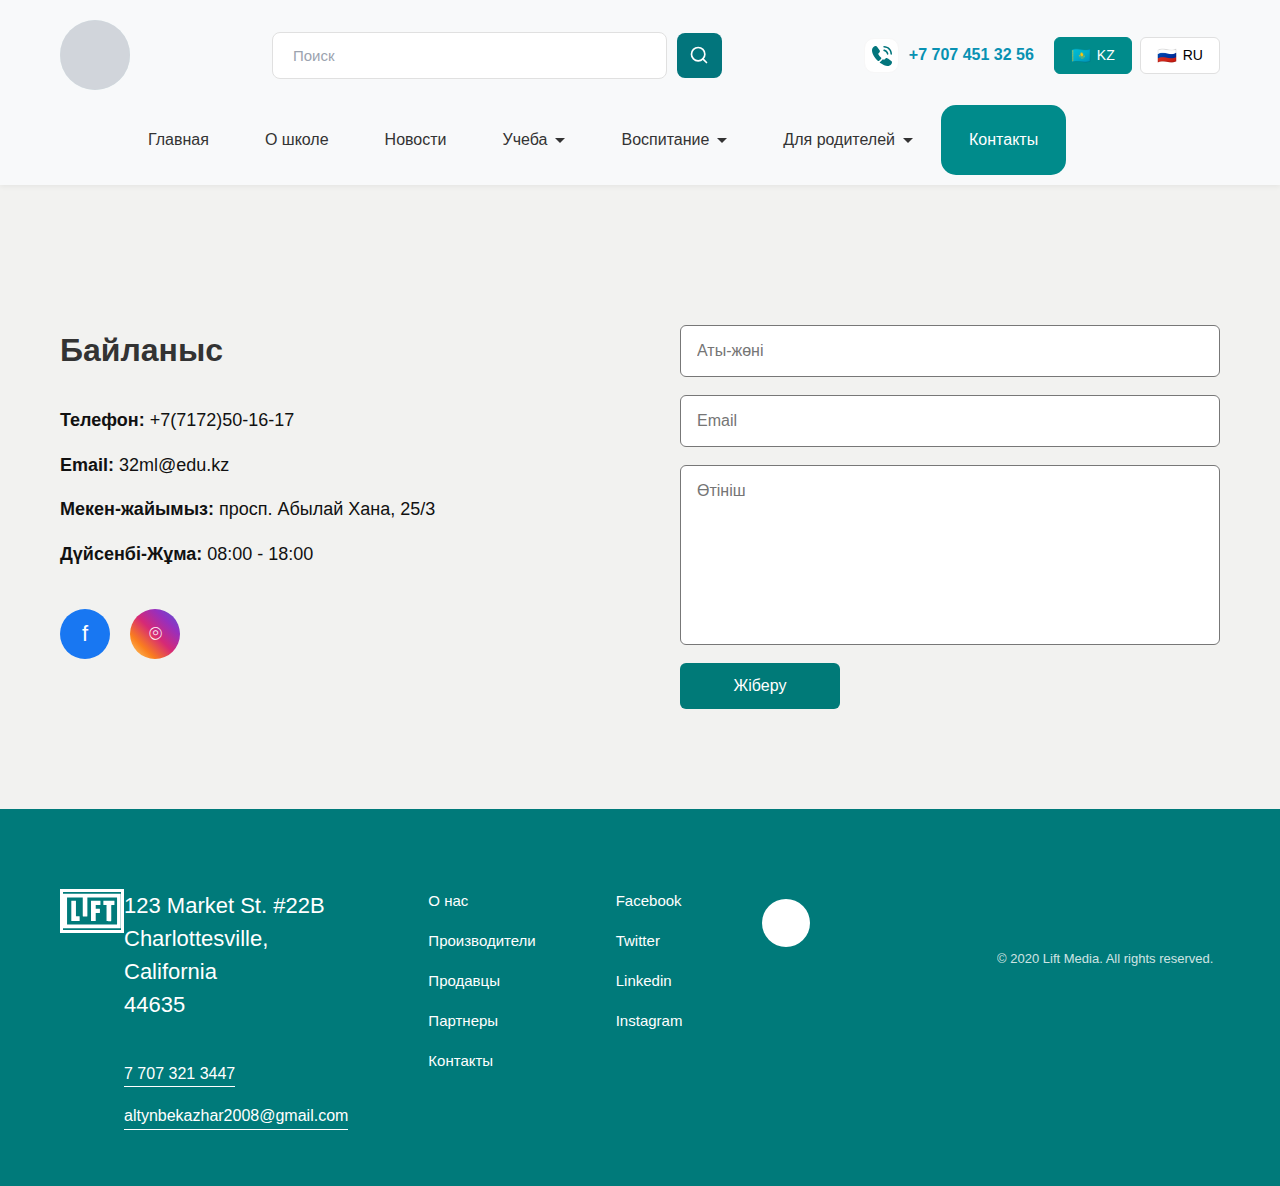
<file: contacts.html>
<!DOCTYPE html>
<html lang="ru">
<head>
    <meta charset="UTF-8">
    <meta name="viewport" content="width=device-width, initial-scale=1.0">
    <title>Комфортная средняя школа №106</title>
    <link rel="stylesheet" href="style.css">
</head>
<body>
    <header class="header">
        <div class="container1">
            <div class="header-top">
                <div class="logo">
                    <div class="logo-circle"></div>
                </div>
                
                <div class="search-bar">
                    <input type="text" placeholder="Поиск" class="search-input">
                    <button class="search-btn">
                        <svg width="20" height="20" viewBox="0 0 24 24" fill="none">
                            <circle cx="11" cy="11" r="8" stroke="white" stroke-width="2"/>
                            <path d="M21 21L16.65 16.65" stroke="white" stroke-width="2" stroke-linecap="round"/>
                        </svg>
                    </button>
                </div>

                <div class="header-right">
                    <div class="phone">
                        <div class="num">
                            <svg width="24" height="24" viewBox="0 0 24 24" fill="none" xmlns="http://www.w3.org/2000/svg">
<path d="M17.62 10.75C17.19 10.75 16.85 10.4 16.85 9.98001C16.85 9.61001 16.48 8.84001 15.86 8.17001C15.25 7.52001 14.58 7.14001 14.02 7.14001C13.59 7.14001 13.25 6.79001 13.25 6.37001C13.25 5.95001 13.6 5.60001 14.02 5.60001C15.02 5.60001 16.07 6.14001 16.99 7.11001C17.85 8.02001 18.4 9.15001 18.4 9.97001C18.4 10.4 18.05 10.75 17.62 10.75Z" fill="#02757C"/>
<path d="M21.23 10.75C20.8 10.75 20.46 10.4 20.46 9.98C20.46 6.43 17.57 3.55 14.03 3.55C13.6 3.55 13.26 3.2 13.26 2.78C13.26 2.36 13.6 2 14.02 2C18.42 2 22 5.58 22 9.98C22 10.4 21.65 10.75 21.23 10.75Z" fill="#02757C"/>
<path d="M11.05 14.95L9.2 16.8C8.81 17.19 8.19 17.19 7.79 16.81C7.68 16.7 7.57 16.6 7.46 16.49C6.43 15.45 5.5 14.36 4.67 13.22C3.85 12.08 3.19 10.94 2.71 9.81C2.24 8.67 2 7.58 2 6.54C2 5.86 2.12 5.21 2.36 4.61C2.6 4 2.98 3.44 3.51 2.94C4.15 2.31 4.85 2 5.59 2C5.87 2 6.15 2.06 6.4 2.18C6.66 2.3 6.89 2.48 7.07 2.74L9.39 6.01C9.57 6.26 9.7 6.49 9.79 6.71C9.88 6.92 9.93 7.13 9.93 7.32C9.93 7.56 9.86 7.8 9.72 8.03C9.59 8.26 9.4 8.5 9.16 8.74L8.4 9.53C8.29 9.64 8.24 9.77 8.24 9.93C8.24 10.01 8.25 10.08 8.27 10.16C8.3 10.24 8.33 10.3 8.35 10.36C8.53 10.69 8.84 11.12 9.28 11.64C9.73 12.16 10.21 12.69 10.73 13.22C10.83 13.32 10.94 13.42 11.04 13.52C11.44 13.91 11.45 14.55 11.05 14.95Z" fill="#02757C"/>
<path d="M21.97 18.33C21.97 18.61 21.92 18.9 21.82 19.18C21.79 19.26 21.76 19.34 21.72 19.42C21.55 19.78 21.33 20.12 21.04 20.44C20.55 20.98 20.01 21.37 19.4 21.62C19.39 21.62 19.38 21.63 19.37 21.63C18.78 21.87 18.14 22 17.45 22C16.43 22 15.34 21.76 14.19 21.27C13.04 20.78 11.89 20.12 10.75 19.29C10.36 19 9.96998 18.71 9.59998 18.4L12.87 15.13C13.15 15.34 13.4 15.5 13.61 15.61C13.66 15.63 13.72 15.66 13.79 15.69C13.87 15.72 13.95 15.73 14.04 15.73C14.21 15.73 14.34 15.67 14.45 15.56L15.21 14.81C15.46 14.56 15.7 14.37 15.93 14.25C16.16 14.11 16.39 14.04 16.64 14.04C16.83 14.04 17.03 14.08 17.25 14.17C17.47 14.26 17.7 14.39 17.95 14.56L21.26 16.91C21.52 17.09 21.7 17.3 21.81 17.55C21.91 17.8 21.97 18.05 21.97 18.33Z" fill="#02757C"/>
</svg>

                        </div>
                        <span>+7 707 451 32 56</span>
                    </div>
                    <div class="lang-switcher">
                        <button class="lang-btn active">
                            <span class="flag">🇰🇿</span> KZ
                        </button>
                        <button class="lang-btn">
                            <span class="flag">🇷🇺</span> RU
                        </button>
                    </div>
                </div>
            </div>

            <nav>
            <ul class="nav-menu" id="navMenu">
                <li class="nav-item ">
                    <a href="/index.html" class="nav-link">Главная</a>
                </li>
                <li class="nav-item">
                    <a href="./about.html" class="nav-link">О школе</a>
                </li>
                <li class="nav-item">
                    <a href="./news.html" class="nav-link">Новости</a>
                </li>
                <li class="nav-item ">
                    <a href="#" class="nav-link has-dropdown">Учеба</a>
                    <ul class="dropdown-menu">
                        <li><a href="./study.html" class="dropdown-link">Расписание занятий</a></li>
                        <li><a href="./subject.html" class="dropdown-link">Учебные программы</a></li>
                        
                    </ul>
                </li>
                <li class="nav-item ">
                    <a href="./manera.html" class="nav-link has-dropdown">Воспитание</a>
                    <ul class="dropdown-menu">
                        <li><a href="./manera.html" class="dropdown-link">Противодействие коррупции</a></li>
                        <li><a href="./section.html" class="dropdown-link">Кружки</a></li>
                    </ul>
                </li>
                <li class="nav-item">
                    <a href="./parents.html" class="nav-link has-dropdown">Для родителей</a>
                    <ul class="dropdown-menu">
                        <li><a href="./kitchen.html" class="dropdown-link">Столовая</a></li>
                        <li><a href="#" class="dropdown-link">Документы</a></li>
                        
                    </ul>
                </li>
                <li class="nav-item active">
                    <a href="./contacts.html" class="nav-link">Контакты</a>
                </li>
            </ul>
        </nav>
        </div>
    </header>

<section class="contact">
  <div class="container">

    <!-- LEFT -->
    <div class="contact-info">
      <h2>Байланыс</h2>

      <p><strong>Телефон:</strong> +7(7172)50-16-17</p>
      <p><strong>Email:</strong> 32ml@edu.kz</p>
      <p><strong>Мекен-жайымыз:</strong> просп. Абылай Хана, 25/3</p>
      <p><strong>Дүйсенбі-Жұма:</strong> 08:00 - 18:00</p>

      <div class="socials">
        <a href="#" class="soc fb">f</a>
        <a href="#" class="soc ig">⌾</a>
      </div>
    </div>

    <!-- RIGHT -->
    <form class="contact-form">
      <input type="text" placeholder="Аты-жөні" required>
      <input type="email" placeholder="Email" required>
      <textarea placeholder="Өтініш"></textarea>
      <button type="submit">Жіберу</button>
    </form>

  </div>
</section>




    <footer class="footer">
  <div class="container">

    <div class="footer-grid">

      <!-- LEFT -->
      <div class="footer-left">
        <div style="display: flex;justify-content: space-between;">
        <div class="logo2"><svg width="84" height="50" viewBox="0 0 84 50" fill="none" xmlns="http://www.w3.org/2000/svg">
<path d="M40.5689 10.9102L40.575 38.7585C40.575 38.9775 40.5811 39.1965 40.5932 39.414C40.5934 39.5156 40.6698 39.6008 40.7706 39.6117C40.8659 39.6268 40.9622 39.6345 41.0586 39.6345H46.7333L46.7817 39.6343C47.078 39.6332 47.2307 39.6326 47.3094 39.556C47.393 39.4745 47.3929 39.3072 47.3928 38.9621L47.3928 38.4908C47.3837 35.3771 47.3837 32.2634 47.3928 29.1497C47.3932 29.0512 47.3868 28.9518 47.3804 28.8521C47.3619 28.5672 47.3434 28.2806 47.4838 28.0091C47.7618 27.9052 48.0482 27.9195 48.3336 27.9338C48.4326 27.9388 48.5316 27.9437 48.63 27.9437H52.922C53.295 27.9422 53.348 27.8981 53.4178 27.5589C53.4478 27.4164 53.4635 27.2712 53.4648 27.1255V22.528C53.4602 22.3587 53.4373 22.1904 53.3965 22.0261C53.3314 21.7432 53.2783 21.7006 53.0115 21.6869H48.2782C48.2136 21.6869 48.1489 21.6881 48.0842 21.6893C47.9548 21.6917 47.8254 21.694 47.6961 21.6869C47.4702 21.6869 47.411 21.6154 47.3928 21.3828C47.3913 21.3584 47.3913 21.3341 47.3928 21.3098V16.7852C47.3944 16.4963 47.4626 16.4324 47.7279 16.4187H53.4072C53.6012 16.4187 53.7953 16.4157 53.9878 16.405C54.1162 16.405 54.2205 16.3011 54.2213 16.1723C54.2319 15.9792 54.2319 15.7845 54.2319 15.5898V10.8463C54.2319 10.7853 54.2322 10.7287 54.2325 10.6763C54.2343 10.3456 54.2352 10.1795 54.1529 10.0971C54.0704 10.0144 53.9043 10.0153 53.5717 10.0169C53.5213 10.0172 53.467 10.0174 53.4087 10.0174H41.4786C41.3879 10.0174 41.3062 10.0166 41.2325 10.0159C40.9008 10.0125 40.7335 10.0108 40.6496 10.0937C40.5642 10.178 40.5655 10.35 40.568 10.6973C40.5684 10.762 40.5689 10.8328 40.5689 10.9102Z" fill="white"/>
<path d="M63.0586 29.7885V21.6139C63.0785 21.079 63.0613 20.5434 63.007 20.0109C62.9901 19.7929 62.9967 19.5736 63.0267 19.357C63.098 18.4597 63.1147 17.5593 63.0965 16.6605C63.0965 16.3731 63.0298 16.3122 62.7493 16.3107H59.476C59.3507 16.3107 59.2407 16.3123 59.1441 16.3137C58.7934 16.3187 58.6204 16.3212 58.536 16.236C58.4539 16.1529 58.4559 15.9865 58.4599 15.6579C58.4611 15.5585 58.4625 15.4443 58.4618 15.313C58.4567 14.3235 58.4584 13.3339 58.4601 12.3443L58.4601 12.334C58.461 11.8426 58.4618 11.3513 58.4618 10.86C58.4618 10.6653 58.4618 10.4706 58.4739 10.2775C58.471 10.2165 58.4927 10.1568 58.534 10.112C58.5753 10.0671 58.6329 10.0407 58.6937 10.0387C58.862 10.0266 59.0318 10.0235 59.2016 10.0235H73.7561C74.5035 10.0235 74.5141 10.0235 74.5141 10.8007V15.5442C74.5141 15.7145 74.5141 15.8849 74.5005 16.0552C74.5029 16.1169 74.4805 16.177 74.4383 16.2219C74.3961 16.2668 74.3376 16.2928 74.2761 16.294C74.1063 16.3046 73.9365 16.3092 73.7682 16.3107H70.7769C70.5829 16.3107 70.3888 16.3107 70.1963 16.3214C70.0695 16.3144 69.9604 16.4103 69.9507 16.5373C69.9408 16.6094 69.9347 16.682 69.9325 16.7548C69.9236 17.1661 69.9102 17.5775 69.8967 17.989C69.8664 18.9148 69.8362 19.8409 69.8582 20.7653C69.9408 24.3168 69.926 27.8683 69.9111 31.4203L69.9111 31.423C69.9039 33.1482 69.8967 34.8734 69.9007 36.5989C69.9007 37.1215 69.8859 37.6463 69.8712 38.1714C69.8614 38.5215 69.8515 38.8726 69.8461 39.2223C69.8385 39.6238 69.796 39.6664 69.3685 39.6679H65.8815C65.081 39.6679 64.2805 39.6679 63.48 39.6543C63.1495 39.6543 63.0995 39.598 63.0798 39.2786C63.0646 39.0125 63.0646 38.7433 63.0646 38.4756C63.0606 35.5799 63.0586 32.6842 63.0586 29.7885Z" fill="white"/>
<path d="M12.0423 10.9725L12.0468 39.2862C12.0605 39.6086 12.1014 39.6436 12.4501 39.6573H23.2158C23.2725 39.6573 23.3291 39.6583 23.3857 39.6593C23.4988 39.6614 23.6116 39.6634 23.7237 39.6573C24.0193 39.6451 24.0709 39.598 24.0845 39.3227V33.6302C24.0838 33.171 24.1036 32.9579 24.0068 32.8596C23.9086 32.76 23.6906 32.7785 23.2098 32.7785H19.2816C18.8268 32.777 18.7707 32.7207 18.76 32.2873C18.7419 31.7033 18.7419 31.1192 18.7419 30.5352V11.0455C18.7419 10.9725 18.7429 10.8995 18.7439 10.8265C18.7459 10.6805 18.7479 10.5345 18.7419 10.3885C18.7282 10.0767 18.6767 10.0311 18.3401 10.0174H13.0292C12.4716 10.0197 12.2255 9.98711 12.1185 10.0939C12.0137 10.1985 12.0423 10.4367 12.0423 10.9725Z" fill="white"/>
<path fill-rule="evenodd" clip-rule="evenodd" d="M0.967263 49.9063C0.853875 49.9063 0.753654 49.9076 0.665095 49.9087C0.322897 49.9131 0.154775 49.9153 0.073845 49.8324C-0.00428295 49.7523 -0.00118643 49.593 0.00489941 49.2799C0.00684518 49.1798 0.00909651 49.0639 0.00909651 48.9299C0.00303217 33.1415 0 17.351 0 1.55846V0.60945C0 0.031526 0.0136448 0.0132758 0.618563 0.00110903H82.5478C82.624 0.00110903 82.6947 0.000790529 82.7603 0.00049489C83.2033 -0.00150093 83.4149 -0.00245411 83.5144 0.102664C83.6052 0.198756 83.6024 0.383485 83.5971 0.737081C83.5956 0.833258 83.5939 0.942969 83.5939 1.0657V48.8752C83.5939 49.0068 83.5959 49.1218 83.5975 49.2223C83.6033 49.5645 83.6062 49.7384 83.5208 49.8253C83.4329 49.9148 83.2515 49.9124 82.8833 49.9075C82.7814 49.9062 82.6651 49.9046 82.5327 49.9048L0.967263 49.9063ZM77.3507 44.6487C77.5918 44.6487 77.8343 44.6411 78.0769 44.6259C78.1789 44.6244 78.2617 44.5427 78.2649 44.4404C78.2801 44.1986 78.2907 43.9552 78.2907 43.7119V5.68301C78.2755 5.39557 78.2179 5.33169 77.9526 5.31648C77.7752 5.30777 77.5957 5.30823 77.4168 5.30868L77.2976 5.30888H36.333C36.2083 5.30888 36.0983 5.30734 36.0014 5.30598C35.6404 5.30093 35.4601 5.29841 35.3713 5.38729C35.2827 5.47601 35.2852 5.65579 35.2901 6.01503C35.2915 6.11571 35.2931 6.23049 35.293 6.36131V31.834C35.293 32.0774 35.2884 32.3207 35.2793 32.5641C35.2814 32.6255 35.2585 32.6851 35.2159 32.7292C35.1733 32.7734 35.1147 32.7983 35.0534 32.7983C34.8918 32.8097 34.7301 32.8105 34.5684 32.8114L34.4712 32.812H29.597C29.4774 32.812 29.3721 32.8135 29.2794 32.8148C28.9387 32.8196 28.7689 32.8221 28.6854 32.7384C28.6025 32.6553 28.6047 32.4872 28.6091 32.1522C28.6103 32.0655 28.6116 31.9674 28.6116 31.8569V6.23812C28.6116 6.15251 28.6123 6.07474 28.6129 6.00409C28.616 5.66226 28.6176 5.48694 28.531 5.39798C28.4402 5.3048 28.2527 5.30589 27.8687 5.30811C27.8046 5.30848 27.735 5.30888 27.6595 5.30888H7.49553C7.17473 5.30888 6.85393 5.29985 6.53373 5.29084C6.41812 5.28758 6.30258 5.28433 6.18715 5.2815C5.95518 5.2815 5.88393 5.32865 5.88393 5.57351C5.87028 6.08451 5.8627 6.594 5.8627 7.105V42.8693C5.8627 43.137 5.8627 43.4047 5.8718 43.6724C5.876 43.8149 5.87669 43.9368 5.87728 44.041C5.87896 44.3358 5.87983 44.4892 5.95693 44.5683C6.04055 44.6541 6.21384 44.6524 6.57509 44.6489C6.65626 44.6481 6.74691 44.6472 6.84816 44.6472L77.3507 44.6487Z" fill="white"/>
</svg>
</div>
<div>
        <p class="address">
          123 Market St. #22B<br>
          Charlottesville, California<br>
          44635
        </p>

        <a href="tel:+77073213447" class="link">7 707 321 3447</a>
        <a href="mailto:altynbekazhar2008@gmail.com" class="link">
          altynbekazhar2008@gmail.com
        </a>
      </div>
      </div>
</div>  
     <div class="footer-menu">

<a href="#">О нас</a>

<a href="#">Производители</a>

<a href="#">Продавцы</a>

<a href="#">Партнеры</a>

<a href="#">Контакты</a>

</div>

      <!-- RIGHT -->
      <div class="footer-social">
        <a href="#">Facebook</a>
        <a href="#">Twitter</a>
        <a href="#">Linkedin</a>
        <a href="#">Instagram</a>
      </div>

      <!-- DECOR -->
      <div class="footer-circle"></div>

    </div>

    <div class="copyright">
      © 2020 Lift Media. All rights reserved.
    </div>

  </div>
</footer>
</body>
</html>


<style>
    * {
  margin: 0;
  padding: 0;
  box-sizing: border-box;
  font-family: Arial, sans-serif;
}

body {
  background: #f2f2f0;
}

.contact {
  padding: 60px 20px;
}

.container {
  max-width: 1200px;
  margin: 0 auto;
  display: grid;
  grid-template-columns: 1fr 1fr;
  gap: 80px;
}

/* LEFT */
.contact-info h2 {
  font-size: 32px;
  margin-bottom: 30px;
}

.contact-info p {
  font-size: 18px;
  margin-bottom: 16px;
  color: #111;
}

.socials {
  margin-top: 40px;
  display: flex;
  gap: 20px;
}

.soc {
  width: 50px;
  height: 50px;
  border-radius: 50%;
  background: #ddd;
  display: flex;
  align-items: center;
  justify-content: center;
  font-size: 22px;
  text-decoration: none;
  color: #fff;
}

.fb {
  background: #1877f2;
}

.ig {
  background: linear-gradient(45deg,#feda75,#fa7e1e,#d62976,#962fbf,#4f5bd5);
}

/* RIGHT */
.contact-form {
  display: flex;
  flex-direction: column;
  gap: 18px;
}

.contact-form input,
.contact-form textarea {
  padding: 16px;
  font-size: 16px;
  border: 1px solid #777;
  border-radius: 6px;
  outline: none;
}

.contact-form textarea {
  min-height: 180px;
  resize: none;
}

.contact-form button {
  width: 160px;
  padding: 14px;
  background: #007a78;
  color: #fff;
  border: none;
  border-radius: 6px;
  font-size: 16px;
  cursor: pointer;
}

.contact-form button:hover {
  opacity: 0.9;
}

/* RESPONSIVE */
@media (max-width: 900px) {
  .container {
    grid-template-columns: 1fr;
    gap: 40px;
  }
}

</style>
</file>
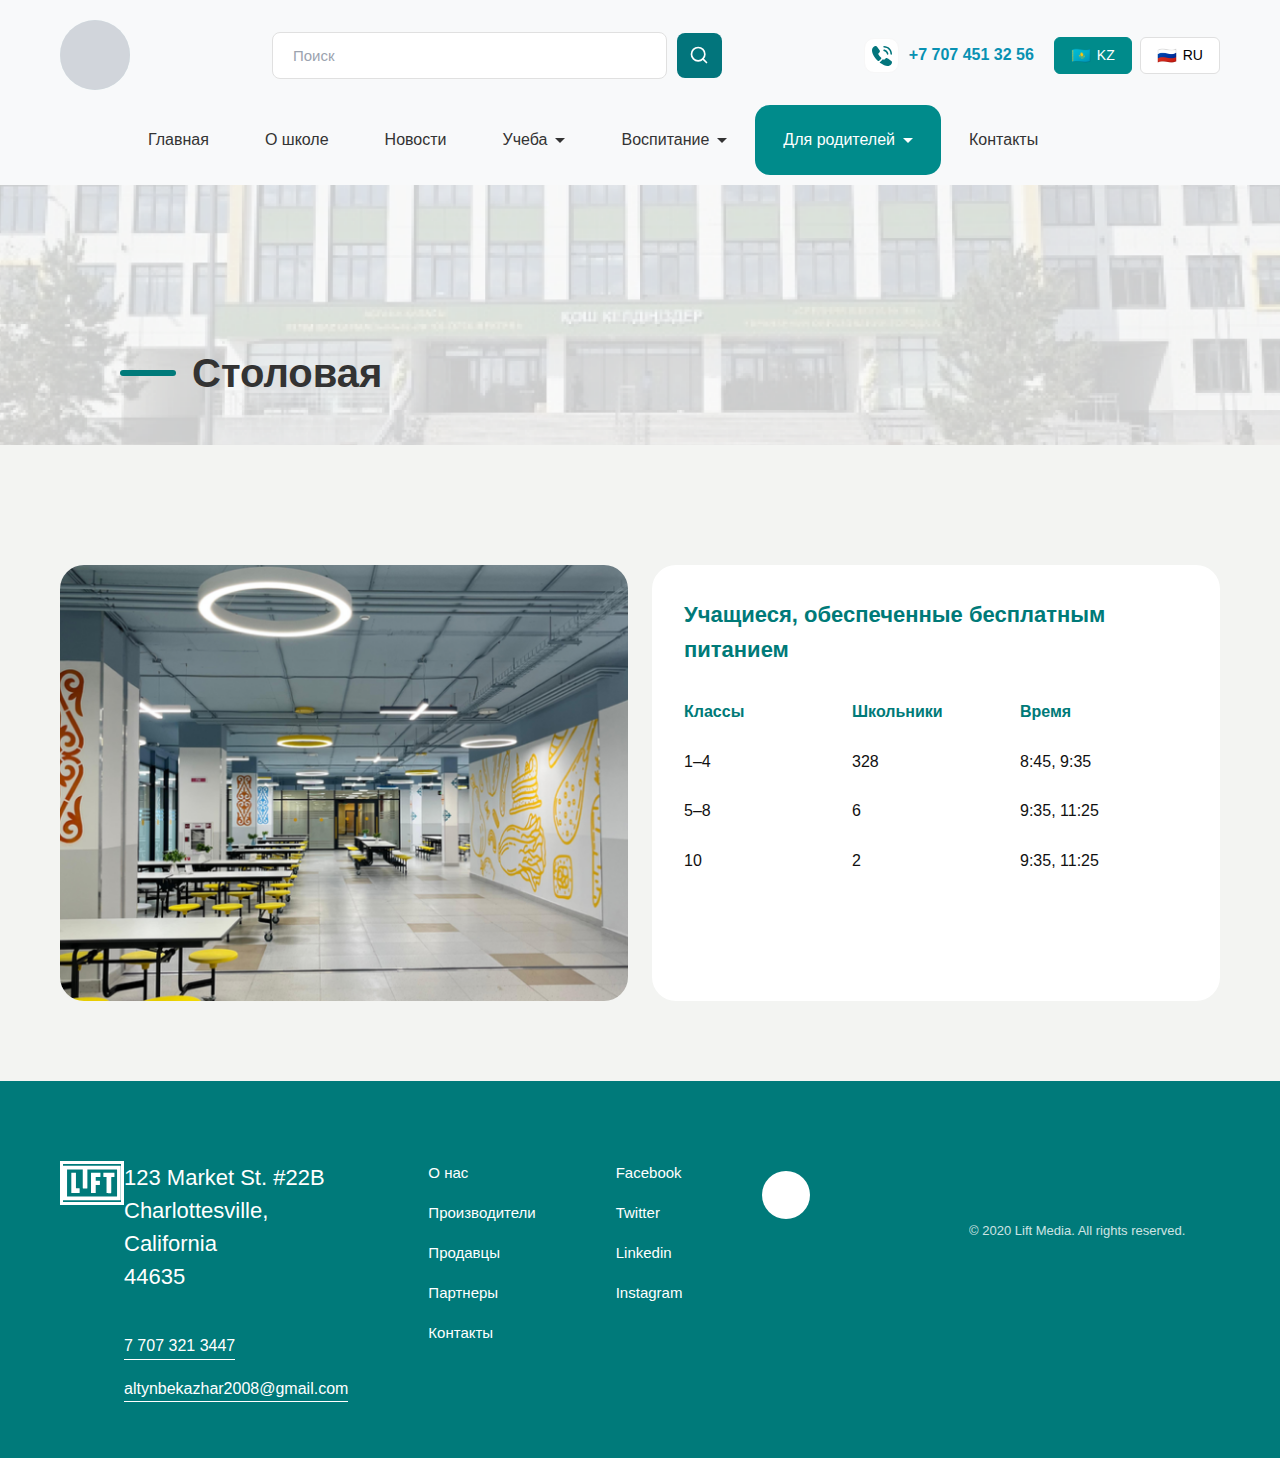
<file: kitchen.html>
<!DOCTYPE html>
<html lang="ru">
<head>
    <meta charset="UTF-8">
    <meta name="viewport" content="width=device-width, initial-scale=1.0">
    <title>Комфортная средняя школа №106</title>
    <link rel="stylesheet" href="style.css">
</head>
<body>
    <header class="header">
        <div class="container1">
            <div class="header-top">
                <div class="logo">
                    <div class="logo-circle"></div>
                </div>
                
                <div class="search-bar">
                    <input type="text" placeholder="Поиск" class="search-input">
                    <button class="search-btn">
                        <svg width="20" height="20" viewBox="0 0 24 24" fill="none">
                            <circle cx="11" cy="11" r="8" stroke="white" stroke-width="2"/>
                            <path d="M21 21L16.65 16.65" stroke="white" stroke-width="2" stroke-linecap="round"/>
                        </svg>
                    </button>
                </div>

                <div class="header-right">
                    <div class="phone">
                        <div class="num">
                            <svg width="24" height="24" viewBox="0 0 24 24" fill="none" xmlns="http://www.w3.org/2000/svg">
<path d="M17.62 10.75C17.19 10.75 16.85 10.4 16.85 9.98001C16.85 9.61001 16.48 8.84001 15.86 8.17001C15.25 7.52001 14.58 7.14001 14.02 7.14001C13.59 7.14001 13.25 6.79001 13.25 6.37001C13.25 5.95001 13.6 5.60001 14.02 5.60001C15.02 5.60001 16.07 6.14001 16.99 7.11001C17.85 8.02001 18.4 9.15001 18.4 9.97001C18.4 10.4 18.05 10.75 17.62 10.75Z" fill="#02757C"/>
<path d="M21.23 10.75C20.8 10.75 20.46 10.4 20.46 9.98C20.46 6.43 17.57 3.55 14.03 3.55C13.6 3.55 13.26 3.2 13.26 2.78C13.26 2.36 13.6 2 14.02 2C18.42 2 22 5.58 22 9.98C22 10.4 21.65 10.75 21.23 10.75Z" fill="#02757C"/>
<path d="M11.05 14.95L9.2 16.8C8.81 17.19 8.19 17.19 7.79 16.81C7.68 16.7 7.57 16.6 7.46 16.49C6.43 15.45 5.5 14.36 4.67 13.22C3.85 12.08 3.19 10.94 2.71 9.81C2.24 8.67 2 7.58 2 6.54C2 5.86 2.12 5.21 2.36 4.61C2.6 4 2.98 3.44 3.51 2.94C4.15 2.31 4.85 2 5.59 2C5.87 2 6.15 2.06 6.4 2.18C6.66 2.3 6.89 2.48 7.07 2.74L9.39 6.01C9.57 6.26 9.7 6.49 9.79 6.71C9.88 6.92 9.93 7.13 9.93 7.32C9.93 7.56 9.86 7.8 9.72 8.03C9.59 8.26 9.4 8.5 9.16 8.74L8.4 9.53C8.29 9.64 8.24 9.77 8.24 9.93C8.24 10.01 8.25 10.08 8.27 10.16C8.3 10.24 8.33 10.3 8.35 10.36C8.53 10.69 8.84 11.12 9.28 11.64C9.73 12.16 10.21 12.69 10.73 13.22C10.83 13.32 10.94 13.42 11.04 13.52C11.44 13.91 11.45 14.55 11.05 14.95Z" fill="#02757C"/>
<path d="M21.97 18.33C21.97 18.61 21.92 18.9 21.82 19.18C21.79 19.26 21.76 19.34 21.72 19.42C21.55 19.78 21.33 20.12 21.04 20.44C20.55 20.98 20.01 21.37 19.4 21.62C19.39 21.62 19.38 21.63 19.37 21.63C18.78 21.87 18.14 22 17.45 22C16.43 22 15.34 21.76 14.19 21.27C13.04 20.78 11.89 20.12 10.75 19.29C10.36 19 9.96998 18.71 9.59998 18.4L12.87 15.13C13.15 15.34 13.4 15.5 13.61 15.61C13.66 15.63 13.72 15.66 13.79 15.69C13.87 15.72 13.95 15.73 14.04 15.73C14.21 15.73 14.34 15.67 14.45 15.56L15.21 14.81C15.46 14.56 15.7 14.37 15.93 14.25C16.16 14.11 16.39 14.04 16.64 14.04C16.83 14.04 17.03 14.08 17.25 14.17C17.47 14.26 17.7 14.39 17.95 14.56L21.26 16.91C21.52 17.09 21.7 17.3 21.81 17.55C21.91 17.8 21.97 18.05 21.97 18.33Z" fill="#02757C"/>
</svg>

                        </div>
                        <span>+7 707 451 32 56</span>
                    </div>
                    <div class="lang-switcher">
                        <button class="lang-btn active">
                            <span class="flag">🇰🇿</span> KZ
                        </button>
                        <button class="lang-btn">
                            <span class="flag">🇷🇺</span> RU
                        </button>
                    </div>
                </div>
            </div>

            <nav>
            <ul class="nav-menu" id="navMenu">
                <li class="nav-item ">
                    <a href="/index.html" class="nav-link">Главная</a>
                </li>
                <li class="nav-item">
                    <a href="./about.html" class="nav-link">О школе</a>
                </li>
                <li class="nav-item">
                    <a href="./news.html" class="nav-link">Новости</a>
                </li>
                <li class="nav-item ">
                    <a href="#" class="nav-link has-dropdown">Учеба</a>
                    <ul class="dropdown-menu">
                        <li><a href="./study.html" class="dropdown-link">Расписание занятий</a></li>
                        <li><a href="./subject.html" class="dropdown-link">Учебные программы</a></li>
                        
                    </ul>
                </li>
                <li class="nav-item ">
                    <a href="./manera.html" class="nav-link has-dropdown">Воспитание</a>
                    <ul class="dropdown-menu">
                        <li><a href="./manera.html" class="dropdown-link">Противодействие коррупции</a></li>
                        <li><a href="./section.html" class="dropdown-link">Кружки</a></li>
                    </ul>
                </li>
                <li class="nav-item active">
                    <a href="./parents.html" class="nav-link has-dropdown">Для родителей</a>
                    <ul class="dropdown-menu">
                        <li><a href="./kitchen.html" class="dropdown-link">Столовая</a></li>
                        <li><a href="#" class="dropdown-link">Документы</a></li>
                        
                    </ul>
                </li>
                <li class="nav-item">
                    <a href="./contacts.html" class="nav-link">Контакты</a>
                </li>
            </ul>
        </nav>
        </div>
    </header>




<section class="about-header">
  <h2 class="about-title">
    <span class="about-title__line"></span>
    Столовая
  </h2>
</section>


<section class="section">
  <div class="container">

    <!-- LEFT IMAGE -->
    <div class="image-box">
      <img src="./school-kitchen.png" alt="School canteen">
    </div>

    <!-- RIGHT CARD -->
    <div class="info-card2">
      <h2>Учащиеся, обеспеченные бесплатным питанием</h2>

      <div class="table">
        <div class="table-head">
          <span>Классы</span>
          <span>Школьники</span>
          <span>Время</span>
        </div>

        <div class="table-row">
          <span>1–4</span>
          <span>328</span>
          <span>8:45, 9:35</span>
        </div>

        <div class="table-row">
          <span>5–8</span>
          <span>6</span>
          <span>9:35, 11:25</span>
        </div>

        <div class="table-row">
          <span>10</span>
          <span>2</span>
          <span>9:35, 11:25</span>
        </div>
      </div>
    </div>

  </div>
</section>



    <footer class="footer">
  <div class="container">

    <div class="footer-grid">

      <!-- LEFT -->
      <div class="footer-left">
        <div style="display: flex;justify-content: space-between;">
        <div class="logo2"><svg width="84" height="50" viewBox="0 0 84 50" fill="none" xmlns="http://www.w3.org/2000/svg">
<path d="M40.5689 10.9102L40.575 38.7585C40.575 38.9775 40.5811 39.1965 40.5932 39.414C40.5934 39.5156 40.6698 39.6008 40.7706 39.6117C40.8659 39.6268 40.9622 39.6345 41.0586 39.6345H46.7333L46.7817 39.6343C47.078 39.6332 47.2307 39.6326 47.3094 39.556C47.393 39.4745 47.3929 39.3072 47.3928 38.9621L47.3928 38.4908C47.3837 35.3771 47.3837 32.2634 47.3928 29.1497C47.3932 29.0512 47.3868 28.9518 47.3804 28.8521C47.3619 28.5672 47.3434 28.2806 47.4838 28.0091C47.7618 27.9052 48.0482 27.9195 48.3336 27.9338C48.4326 27.9388 48.5316 27.9437 48.63 27.9437H52.922C53.295 27.9422 53.348 27.8981 53.4178 27.5589C53.4478 27.4164 53.4635 27.2712 53.4648 27.1255V22.528C53.4602 22.3587 53.4373 22.1904 53.3965 22.0261C53.3314 21.7432 53.2783 21.7006 53.0115 21.6869H48.2782C48.2136 21.6869 48.1489 21.6881 48.0842 21.6893C47.9548 21.6917 47.8254 21.694 47.6961 21.6869C47.4702 21.6869 47.411 21.6154 47.3928 21.3828C47.3913 21.3584 47.3913 21.3341 47.3928 21.3098V16.7852C47.3944 16.4963 47.4626 16.4324 47.7279 16.4187H53.4072C53.6012 16.4187 53.7953 16.4157 53.9878 16.405C54.1162 16.405 54.2205 16.3011 54.2213 16.1723C54.2319 15.9792 54.2319 15.7845 54.2319 15.5898V10.8463C54.2319 10.7853 54.2322 10.7287 54.2325 10.6763C54.2343 10.3456 54.2352 10.1795 54.1529 10.0971C54.0704 10.0144 53.9043 10.0153 53.5717 10.0169C53.5213 10.0172 53.467 10.0174 53.4087 10.0174H41.4786C41.3879 10.0174 41.3062 10.0166 41.2325 10.0159C40.9008 10.0125 40.7335 10.0108 40.6496 10.0937C40.5642 10.178 40.5655 10.35 40.568 10.6973C40.5684 10.762 40.5689 10.8328 40.5689 10.9102Z" fill="white"/>
<path d="M63.0586 29.7885V21.6139C63.0785 21.079 63.0613 20.5434 63.007 20.0109C62.9901 19.7929 62.9967 19.5736 63.0267 19.357C63.098 18.4597 63.1147 17.5593 63.0965 16.6605C63.0965 16.3731 63.0298 16.3122 62.7493 16.3107H59.476C59.3507 16.3107 59.2407 16.3123 59.1441 16.3137C58.7934 16.3187 58.6204 16.3212 58.536 16.236C58.4539 16.1529 58.4559 15.9865 58.4599 15.6579C58.4611 15.5585 58.4625 15.4443 58.4618 15.313C58.4567 14.3235 58.4584 13.3339 58.4601 12.3443L58.4601 12.334C58.461 11.8426 58.4618 11.3513 58.4618 10.86C58.4618 10.6653 58.4618 10.4706 58.4739 10.2775C58.471 10.2165 58.4927 10.1568 58.534 10.112C58.5753 10.0671 58.6329 10.0407 58.6937 10.0387C58.862 10.0266 59.0318 10.0235 59.2016 10.0235H73.7561C74.5035 10.0235 74.5141 10.0235 74.5141 10.8007V15.5442C74.5141 15.7145 74.5141 15.8849 74.5005 16.0552C74.5029 16.1169 74.4805 16.177 74.4383 16.2219C74.3961 16.2668 74.3376 16.2928 74.2761 16.294C74.1063 16.3046 73.9365 16.3092 73.7682 16.3107H70.7769C70.5829 16.3107 70.3888 16.3107 70.1963 16.3214C70.0695 16.3144 69.9604 16.4103 69.9507 16.5373C69.9408 16.6094 69.9347 16.682 69.9325 16.7548C69.9236 17.1661 69.9102 17.5775 69.8967 17.989C69.8664 18.9148 69.8362 19.8409 69.8582 20.7653C69.9408 24.3168 69.926 27.8683 69.9111 31.4203L69.9111 31.423C69.9039 33.1482 69.8967 34.8734 69.9007 36.5989C69.9007 37.1215 69.8859 37.6463 69.8712 38.1714C69.8614 38.5215 69.8515 38.8726 69.8461 39.2223C69.8385 39.6238 69.796 39.6664 69.3685 39.6679H65.8815C65.081 39.6679 64.2805 39.6679 63.48 39.6543C63.1495 39.6543 63.0995 39.598 63.0798 39.2786C63.0646 39.0125 63.0646 38.7433 63.0646 38.4756C63.0606 35.5799 63.0586 32.6842 63.0586 29.7885Z" fill="white"/>
<path d="M12.0423 10.9725L12.0468 39.2862C12.0605 39.6086 12.1014 39.6436 12.4501 39.6573H23.2158C23.2725 39.6573 23.3291 39.6583 23.3857 39.6593C23.4988 39.6614 23.6116 39.6634 23.7237 39.6573C24.0193 39.6451 24.0709 39.598 24.0845 39.3227V33.6302C24.0838 33.171 24.1036 32.9579 24.0068 32.8596C23.9086 32.76 23.6906 32.7785 23.2098 32.7785H19.2816C18.8268 32.777 18.7707 32.7207 18.76 32.2873C18.7419 31.7033 18.7419 31.1192 18.7419 30.5352V11.0455C18.7419 10.9725 18.7429 10.8995 18.7439 10.8265C18.7459 10.6805 18.7479 10.5345 18.7419 10.3885C18.7282 10.0767 18.6767 10.0311 18.3401 10.0174H13.0292C12.4716 10.0197 12.2255 9.98711 12.1185 10.0939C12.0137 10.1985 12.0423 10.4367 12.0423 10.9725Z" fill="white"/>
<path fill-rule="evenodd" clip-rule="evenodd" d="M0.967263 49.9063C0.853875 49.9063 0.753654 49.9076 0.665095 49.9087C0.322897 49.9131 0.154775 49.9153 0.073845 49.8324C-0.00428295 49.7523 -0.00118643 49.593 0.00489941 49.2799C0.00684518 49.1798 0.00909651 49.0639 0.00909651 48.9299C0.00303217 33.1415 0 17.351 0 1.55846V0.60945C0 0.031526 0.0136448 0.0132758 0.618563 0.00110903H82.5478C82.624 0.00110903 82.6947 0.000790529 82.7603 0.00049489C83.2033 -0.00150093 83.4149 -0.00245411 83.5144 0.102664C83.6052 0.198756 83.6024 0.383485 83.5971 0.737081C83.5956 0.833258 83.5939 0.942969 83.5939 1.0657V48.8752C83.5939 49.0068 83.5959 49.1218 83.5975 49.2223C83.6033 49.5645 83.6062 49.7384 83.5208 49.8253C83.4329 49.9148 83.2515 49.9124 82.8833 49.9075C82.7814 49.9062 82.6651 49.9046 82.5327 49.9048L0.967263 49.9063ZM77.3507 44.6487C77.5918 44.6487 77.8343 44.6411 78.0769 44.6259C78.1789 44.6244 78.2617 44.5427 78.2649 44.4404C78.2801 44.1986 78.2907 43.9552 78.2907 43.7119V5.68301C78.2755 5.39557 78.2179 5.33169 77.9526 5.31648C77.7752 5.30777 77.5957 5.30823 77.4168 5.30868L77.2976 5.30888H36.333C36.2083 5.30888 36.0983 5.30734 36.0014 5.30598C35.6404 5.30093 35.4601 5.29841 35.3713 5.38729C35.2827 5.47601 35.2852 5.65579 35.2901 6.01503C35.2915 6.11571 35.2931 6.23049 35.293 6.36131V31.834C35.293 32.0774 35.2884 32.3207 35.2793 32.5641C35.2814 32.6255 35.2585 32.6851 35.2159 32.7292C35.1733 32.7734 35.1147 32.7983 35.0534 32.7983C34.8918 32.8097 34.7301 32.8105 34.5684 32.8114L34.4712 32.812H29.597C29.4774 32.812 29.3721 32.8135 29.2794 32.8148C28.9387 32.8196 28.7689 32.8221 28.6854 32.7384C28.6025 32.6553 28.6047 32.4872 28.6091 32.1522C28.6103 32.0655 28.6116 31.9674 28.6116 31.8569V6.23812C28.6116 6.15251 28.6123 6.07474 28.6129 6.00409C28.616 5.66226 28.6176 5.48694 28.531 5.39798C28.4402 5.3048 28.2527 5.30589 27.8687 5.30811C27.8046 5.30848 27.735 5.30888 27.6595 5.30888H7.49553C7.17473 5.30888 6.85393 5.29985 6.53373 5.29084C6.41812 5.28758 6.30258 5.28433 6.18715 5.2815C5.95518 5.2815 5.88393 5.32865 5.88393 5.57351C5.87028 6.08451 5.8627 6.594 5.8627 7.105V42.8693C5.8627 43.137 5.8627 43.4047 5.8718 43.6724C5.876 43.8149 5.87669 43.9368 5.87728 44.041C5.87896 44.3358 5.87983 44.4892 5.95693 44.5683C6.04055 44.6541 6.21384 44.6524 6.57509 44.6489C6.65626 44.6481 6.74691 44.6472 6.84816 44.6472L77.3507 44.6487Z" fill="white"/>
</svg>
</div>
<div>
        <p class="address">
          123 Market St. #22B<br>
          Charlottesville, California<br>
          44635
        </p>

        <a href="tel:+77073213447" class="link">7 707 321 3447</a>
        <a href="mailto:altynbekazhar2008@gmail.com" class="link">
          altynbekazhar2008@gmail.com
        </a>
      </div>
      </div>
</div>  
    <div class="footer-menu">

<a href="#">О нас</a>

<a href="#">Производители</a>

<a href="#">Продавцы</a>

<a href="#">Партнеры</a>

<a href="#">Контакты</a>

</div>

      <!-- RIGHT -->
      <div class="footer-social">
        <a href="#">Facebook</a>
        <a href="#">Twitter</a>
        <a href="#">Linkedin</a>
        <a href="#">Instagram</a>
      </div>

      <!-- DECOR -->
      <div class="footer-circle"></div>

    </div>

    <div class="copyright">
      © 2020 Lift Media. All rights reserved.
    </div>

  </div>
</footer>
</body>
</html>

<style>
    .about-header {
  height: 260px;
  background: url("./about-school.png") center/cover no-repeat;
  position: relative;
  display: flex;
  align-items: flex-end;
}

.about-header::after {
  content: "";
  position: absolute;
  inset: 0;
  background: rgba(255, 255, 255, 0.29);
}

.about-title {
  position: relative;
  z-index: 1;
  font-size: 40px;
  font-weight: 700;
  margin: 0 0 40px 120px;
  display: flex;
  align-items: center;
  gap: 16px;
}

.about-title__line {
  width: 56px;
  height: 6px;
  background: #007a7a;
  border-radius: 3px;
}
        
       * {
  margin: 0;
  padding: 0;
  box-sizing: border-box;
  font-family: "Inter", sans-serif;
}

body {
  background: #f3f4f2;
}

.section {
  padding: 40px 20px;
}

.container {
  max-width: 1200px;
  margin: 0 auto;
  display: grid;
  grid-template-columns: 1fr 1fr;
  gap: 24px;
}

/* IMAGE */
.image-box {
  border-radius: 24px;
  overflow: hidden;
}

.image-box img {
  width: 100%;
  height: 100%;
  object-fit: cover;
}

/* CARD */
.info-card2 {
  background: #ffffff;
  border-radius: 24px;
  padding: 32px;
}

.info-card2 h2 {
  font-size: 22px;
  font-weight: 600;
  color: #007a78;
  margin-bottom: 32px;
}

/* TABLE */
.table {
  display: flex;
  flex-direction: column;
  gap: 24px;
}

.table-head,
.table-row {
  display: grid;
  grid-template-columns: 1fr 1fr 1fr;
  align-items: center;
}

.table-head span {
  font-size: 16px;
  font-weight: 600;
  color: #007a78;
}

.table-row span {
  font-size: 16px;
  color: #111;
}

/* RESPONSIVE */
@media (max-width: 900px) {
  .container {
    grid-template-columns: 1fr;
  }

  .image-box {
    height: 240px;
  }
}

</style>
</file>
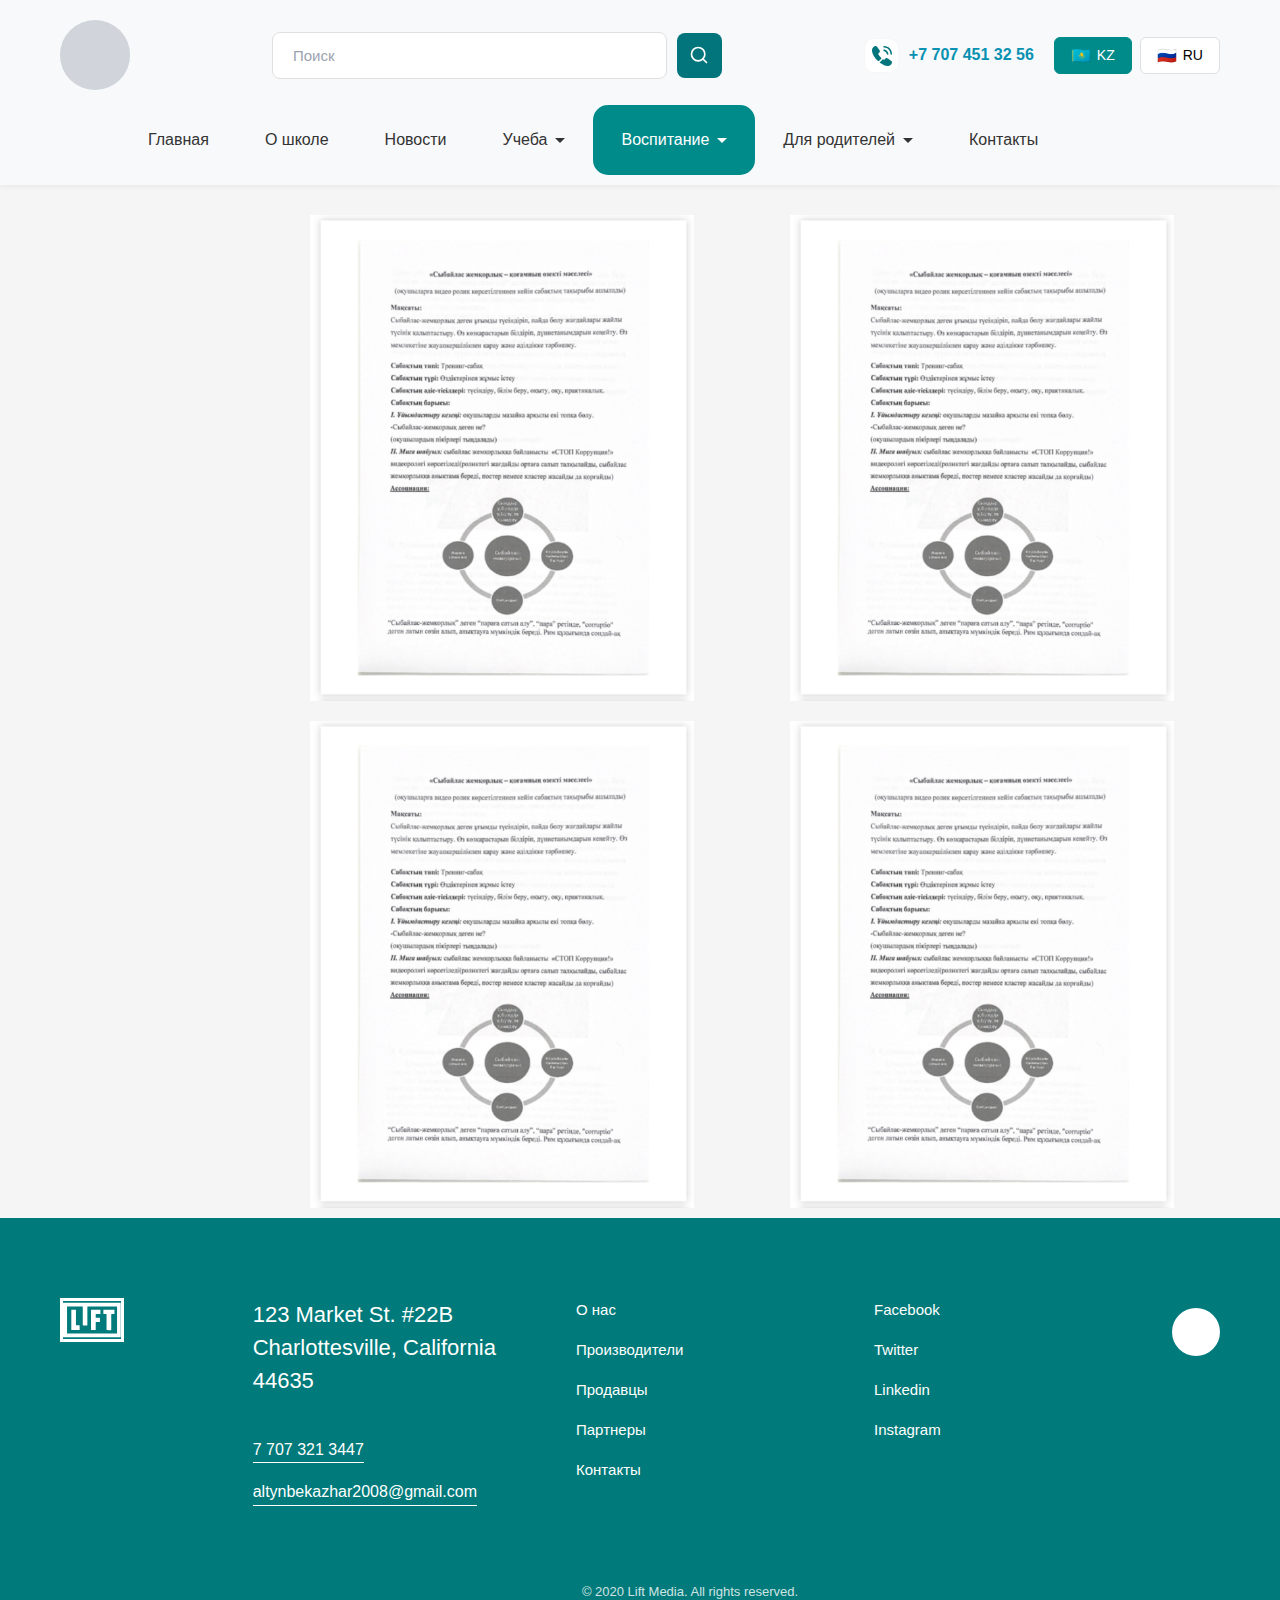
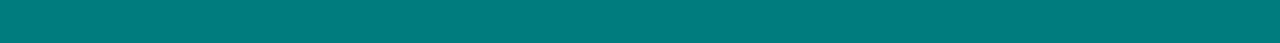
<file: manera.html>
<!DOCTYPE html>
<html lang="ru">
<head>
    <meta charset="UTF-8">
    <meta name="viewport" content="width=device-width, initial-scale=1.0">
    <title>Комфортная средняя школа №106</title>
    <link rel="stylesheet" href="style.css">
</head>
<body>
    <header class="header">
        <div class="container1">
            <div class="header-top">
                <div class="logo">
                    <div class="logo-circle"></div>
                </div>
                
                <div class="search-bar">
                    <input type="text" placeholder="Поиск" class="search-input">
                    <button class="search-btn">
                        <svg width="20" height="20" viewBox="0 0 24 24" fill="none">
                            <circle cx="11" cy="11" r="8" stroke="white" stroke-width="2"/>
                            <path d="M21 21L16.65 16.65" stroke="white" stroke-width="2" stroke-linecap="round"/>
                        </svg>
                    </button>
                </div>

                <div class="header-right">
                    <div class="phone">
                        <div class="num">
                            <svg width="24" height="24" viewBox="0 0 24 24" fill="none" xmlns="http://www.w3.org/2000/svg">
<path d="M17.62 10.75C17.19 10.75 16.85 10.4 16.85 9.98001C16.85 9.61001 16.48 8.84001 15.86 8.17001C15.25 7.52001 14.58 7.14001 14.02 7.14001C13.59 7.14001 13.25 6.79001 13.25 6.37001C13.25 5.95001 13.6 5.60001 14.02 5.60001C15.02 5.60001 16.07 6.14001 16.99 7.11001C17.85 8.02001 18.4 9.15001 18.4 9.97001C18.4 10.4 18.05 10.75 17.62 10.75Z" fill="#02757C"/>
<path d="M21.23 10.75C20.8 10.75 20.46 10.4 20.46 9.98C20.46 6.43 17.57 3.55 14.03 3.55C13.6 3.55 13.26 3.2 13.26 2.78C13.26 2.36 13.6 2 14.02 2C18.42 2 22 5.58 22 9.98C22 10.4 21.65 10.75 21.23 10.75Z" fill="#02757C"/>
<path d="M11.05 14.95L9.2 16.8C8.81 17.19 8.19 17.19 7.79 16.81C7.68 16.7 7.57 16.6 7.46 16.49C6.43 15.45 5.5 14.36 4.67 13.22C3.85 12.08 3.19 10.94 2.71 9.81C2.24 8.67 2 7.58 2 6.54C2 5.86 2.12 5.21 2.36 4.61C2.6 4 2.98 3.44 3.51 2.94C4.15 2.31 4.85 2 5.59 2C5.87 2 6.15 2.06 6.4 2.18C6.66 2.3 6.89 2.48 7.07 2.74L9.39 6.01C9.57 6.26 9.7 6.49 9.79 6.71C9.88 6.92 9.93 7.13 9.93 7.32C9.93 7.56 9.86 7.8 9.72 8.03C9.59 8.26 9.4 8.5 9.16 8.74L8.4 9.53C8.29 9.64 8.24 9.77 8.24 9.93C8.24 10.01 8.25 10.08 8.27 10.16C8.3 10.24 8.33 10.3 8.35 10.36C8.53 10.69 8.84 11.12 9.28 11.64C9.73 12.16 10.21 12.69 10.73 13.22C10.83 13.32 10.94 13.42 11.04 13.52C11.44 13.91 11.45 14.55 11.05 14.95Z" fill="#02757C"/>
<path d="M21.97 18.33C21.97 18.61 21.92 18.9 21.82 19.18C21.79 19.26 21.76 19.34 21.72 19.42C21.55 19.78 21.33 20.12 21.04 20.44C20.55 20.98 20.01 21.37 19.4 21.62C19.39 21.62 19.38 21.63 19.37 21.63C18.78 21.87 18.14 22 17.45 22C16.43 22 15.34 21.76 14.19 21.27C13.04 20.78 11.89 20.12 10.75 19.29C10.36 19 9.96998 18.71 9.59998 18.4L12.87 15.13C13.15 15.34 13.4 15.5 13.61 15.61C13.66 15.63 13.72 15.66 13.79 15.69C13.87 15.72 13.95 15.73 14.04 15.73C14.21 15.73 14.34 15.67 14.45 15.56L15.21 14.81C15.46 14.56 15.7 14.37 15.93 14.25C16.16 14.11 16.39 14.04 16.64 14.04C16.83 14.04 17.03 14.08 17.25 14.17C17.47 14.26 17.7 14.39 17.95 14.56L21.26 16.91C21.52 17.09 21.7 17.3 21.81 17.55C21.91 17.8 21.97 18.05 21.97 18.33Z" fill="#02757C"/>
</svg>

                        </div>
                        <span>+7 707 451 32 56</span>
                    </div>
                    <div class="lang-switcher">
                        <button class="lang-btn active">
                            <span class="flag">🇰🇿</span> KZ
                        </button>
                        <button class="lang-btn">
                            <span class="flag">🇷🇺</span> RU
                        </button>
                    </div>
                </div>
            </div>

            <nav>
            <ul class="nav-menu" id="navMenu">
                <li class="nav-item ">
                    <a href="/index.html" class="nav-link">Главная</a>
                </li>
                <li class="nav-item">
                    <a href="./about.html" class="nav-link">О школе</a>
                </li>
                <li class="nav-item">
                    <a href="./news.html" class="nav-link">Новости</a>
                </li>
                <li class="nav-item ">
                    <a href="#" class="nav-link has-dropdown">Учеба</a>
                    <ul class="dropdown-menu">
                        <li><a href="./study.html" class="dropdown-link">Расписание занятий</a></li>
                        <li><a href="./subject.html" class="dropdown-link">Учебные программы</a></li>
                        
                    </ul>
                </li>
                <li class="nav-item active">
                    <a href="./manera.html" class="nav-link has-dropdown">Воспитание</a>
                    <ul class="dropdown-menu">
                        <li><a href="./manera.html" class="dropdown-link">Противодействие коррупции</a></li>
                        <li><a href="./section.html" class="dropdown-link">Кружки</a></li>
                    </ul>
                </li>
                <li class="nav-item">
                    <a href="./parents.html" class="nav-link has-dropdown">Для родителей</a>
                    <ul class="dropdown-menu">
                        <li><a href="./kitchen.html" class="dropdown-link">Столовая</a></li>
                        <li><a href="#" class="dropdown-link">Документы</a></li>
                        
                    </ul>
                </li>
                <li class="nav-item">
                    <a href="./contacts.html" class="nav-link">Контакты</a>
                </li>
            </ul>
        </nav>
        </div>
    </header>


  <section>
  <div class="img-grid">
    <img src="./manera.png" alt="">
    <img src="./manera.png" alt="">
    <img src="./manera.png" alt="">
    <img src="./manera.png" alt="">
  </div>
</section>





    <footer class="footer">
  <div class="container">

    <div class="footer-grid">

      <!-- LEFT -->
      <div class="footer-left">
        <div style="display: flex;justify-content: space-between;">
        <div class="logo2"><svg width="84" height="50" viewBox="0 0 84 50" fill="none" xmlns="http://www.w3.org/2000/svg">
<path d="M40.5689 10.9102L40.575 38.7585C40.575 38.9775 40.5811 39.1965 40.5932 39.414C40.5934 39.5156 40.6698 39.6008 40.7706 39.6117C40.8659 39.6268 40.9622 39.6345 41.0586 39.6345H46.7333L46.7817 39.6343C47.078 39.6332 47.2307 39.6326 47.3094 39.556C47.393 39.4745 47.3929 39.3072 47.3928 38.9621L47.3928 38.4908C47.3837 35.3771 47.3837 32.2634 47.3928 29.1497C47.3932 29.0512 47.3868 28.9518 47.3804 28.8521C47.3619 28.5672 47.3434 28.2806 47.4838 28.0091C47.7618 27.9052 48.0482 27.9195 48.3336 27.9338C48.4326 27.9388 48.5316 27.9437 48.63 27.9437H52.922C53.295 27.9422 53.348 27.8981 53.4178 27.5589C53.4478 27.4164 53.4635 27.2712 53.4648 27.1255V22.528C53.4602 22.3587 53.4373 22.1904 53.3965 22.0261C53.3314 21.7432 53.2783 21.7006 53.0115 21.6869H48.2782C48.2136 21.6869 48.1489 21.6881 48.0842 21.6893C47.9548 21.6917 47.8254 21.694 47.6961 21.6869C47.4702 21.6869 47.411 21.6154 47.3928 21.3828C47.3913 21.3584 47.3913 21.3341 47.3928 21.3098V16.7852C47.3944 16.4963 47.4626 16.4324 47.7279 16.4187H53.4072C53.6012 16.4187 53.7953 16.4157 53.9878 16.405C54.1162 16.405 54.2205 16.3011 54.2213 16.1723C54.2319 15.9792 54.2319 15.7845 54.2319 15.5898V10.8463C54.2319 10.7853 54.2322 10.7287 54.2325 10.6763C54.2343 10.3456 54.2352 10.1795 54.1529 10.0971C54.0704 10.0144 53.9043 10.0153 53.5717 10.0169C53.5213 10.0172 53.467 10.0174 53.4087 10.0174H41.4786C41.3879 10.0174 41.3062 10.0166 41.2325 10.0159C40.9008 10.0125 40.7335 10.0108 40.6496 10.0937C40.5642 10.178 40.5655 10.35 40.568 10.6973C40.5684 10.762 40.5689 10.8328 40.5689 10.9102Z" fill="white"/>
<path d="M63.0586 29.7885V21.6139C63.0785 21.079 63.0613 20.5434 63.007 20.0109C62.9901 19.7929 62.9967 19.5736 63.0267 19.357C63.098 18.4597 63.1147 17.5593 63.0965 16.6605C63.0965 16.3731 63.0298 16.3122 62.7493 16.3107H59.476C59.3507 16.3107 59.2407 16.3123 59.1441 16.3137C58.7934 16.3187 58.6204 16.3212 58.536 16.236C58.4539 16.1529 58.4559 15.9865 58.4599 15.6579C58.4611 15.5585 58.4625 15.4443 58.4618 15.313C58.4567 14.3235 58.4584 13.3339 58.4601 12.3443L58.4601 12.334C58.461 11.8426 58.4618 11.3513 58.4618 10.86C58.4618 10.6653 58.4618 10.4706 58.4739 10.2775C58.471 10.2165 58.4927 10.1568 58.534 10.112C58.5753 10.0671 58.6329 10.0407 58.6937 10.0387C58.862 10.0266 59.0318 10.0235 59.2016 10.0235H73.7561C74.5035 10.0235 74.5141 10.0235 74.5141 10.8007V15.5442C74.5141 15.7145 74.5141 15.8849 74.5005 16.0552C74.5029 16.1169 74.4805 16.177 74.4383 16.2219C74.3961 16.2668 74.3376 16.2928 74.2761 16.294C74.1063 16.3046 73.9365 16.3092 73.7682 16.3107H70.7769C70.5829 16.3107 70.3888 16.3107 70.1963 16.3214C70.0695 16.3144 69.9604 16.4103 69.9507 16.5373C69.9408 16.6094 69.9347 16.682 69.9325 16.7548C69.9236 17.1661 69.9102 17.5775 69.8967 17.989C69.8664 18.9148 69.8362 19.8409 69.8582 20.7653C69.9408 24.3168 69.926 27.8683 69.9111 31.4203L69.9111 31.423C69.9039 33.1482 69.8967 34.8734 69.9007 36.5989C69.9007 37.1215 69.8859 37.6463 69.8712 38.1714C69.8614 38.5215 69.8515 38.8726 69.8461 39.2223C69.8385 39.6238 69.796 39.6664 69.3685 39.6679H65.8815C65.081 39.6679 64.2805 39.6679 63.48 39.6543C63.1495 39.6543 63.0995 39.598 63.0798 39.2786C63.0646 39.0125 63.0646 38.7433 63.0646 38.4756C63.0606 35.5799 63.0586 32.6842 63.0586 29.7885Z" fill="white"/>
<path d="M12.0423 10.9725L12.0468 39.2862C12.0605 39.6086 12.1014 39.6436 12.4501 39.6573H23.2158C23.2725 39.6573 23.3291 39.6583 23.3857 39.6593C23.4988 39.6614 23.6116 39.6634 23.7237 39.6573C24.0193 39.6451 24.0709 39.598 24.0845 39.3227V33.6302C24.0838 33.171 24.1036 32.9579 24.0068 32.8596C23.9086 32.76 23.6906 32.7785 23.2098 32.7785H19.2816C18.8268 32.777 18.7707 32.7207 18.76 32.2873C18.7419 31.7033 18.7419 31.1192 18.7419 30.5352V11.0455C18.7419 10.9725 18.7429 10.8995 18.7439 10.8265C18.7459 10.6805 18.7479 10.5345 18.7419 10.3885C18.7282 10.0767 18.6767 10.0311 18.3401 10.0174H13.0292C12.4716 10.0197 12.2255 9.98711 12.1185 10.0939C12.0137 10.1985 12.0423 10.4367 12.0423 10.9725Z" fill="white"/>
<path fill-rule="evenodd" clip-rule="evenodd" d="M0.967263 49.9063C0.853875 49.9063 0.753654 49.9076 0.665095 49.9087C0.322897 49.9131 0.154775 49.9153 0.073845 49.8324C-0.00428295 49.7523 -0.00118643 49.593 0.00489941 49.2799C0.00684518 49.1798 0.00909651 49.0639 0.00909651 48.9299C0.00303217 33.1415 0 17.351 0 1.55846V0.60945C0 0.031526 0.0136448 0.0132758 0.618563 0.00110903H82.5478C82.624 0.00110903 82.6947 0.000790529 82.7603 0.00049489C83.2033 -0.00150093 83.4149 -0.00245411 83.5144 0.102664C83.6052 0.198756 83.6024 0.383485 83.5971 0.737081C83.5956 0.833258 83.5939 0.942969 83.5939 1.0657V48.8752C83.5939 49.0068 83.5959 49.1218 83.5975 49.2223C83.6033 49.5645 83.6062 49.7384 83.5208 49.8253C83.4329 49.9148 83.2515 49.9124 82.8833 49.9075C82.7814 49.9062 82.6651 49.9046 82.5327 49.9048L0.967263 49.9063ZM77.3507 44.6487C77.5918 44.6487 77.8343 44.6411 78.0769 44.6259C78.1789 44.6244 78.2617 44.5427 78.2649 44.4404C78.2801 44.1986 78.2907 43.9552 78.2907 43.7119V5.68301C78.2755 5.39557 78.2179 5.33169 77.9526 5.31648C77.7752 5.30777 77.5957 5.30823 77.4168 5.30868L77.2976 5.30888H36.333C36.2083 5.30888 36.0983 5.30734 36.0014 5.30598C35.6404 5.30093 35.4601 5.29841 35.3713 5.38729C35.2827 5.47601 35.2852 5.65579 35.2901 6.01503C35.2915 6.11571 35.2931 6.23049 35.293 6.36131V31.834C35.293 32.0774 35.2884 32.3207 35.2793 32.5641C35.2814 32.6255 35.2585 32.6851 35.2159 32.7292C35.1733 32.7734 35.1147 32.7983 35.0534 32.7983C34.8918 32.8097 34.7301 32.8105 34.5684 32.8114L34.4712 32.812H29.597C29.4774 32.812 29.3721 32.8135 29.2794 32.8148C28.9387 32.8196 28.7689 32.8221 28.6854 32.7384C28.6025 32.6553 28.6047 32.4872 28.6091 32.1522C28.6103 32.0655 28.6116 31.9674 28.6116 31.8569V6.23812C28.6116 6.15251 28.6123 6.07474 28.6129 6.00409C28.616 5.66226 28.6176 5.48694 28.531 5.39798C28.4402 5.3048 28.2527 5.30589 27.8687 5.30811C27.8046 5.30848 27.735 5.30888 27.6595 5.30888H7.49553C7.17473 5.30888 6.85393 5.29985 6.53373 5.29084C6.41812 5.28758 6.30258 5.28433 6.18715 5.2815C5.95518 5.2815 5.88393 5.32865 5.88393 5.57351C5.87028 6.08451 5.8627 6.594 5.8627 7.105V42.8693C5.8627 43.137 5.8627 43.4047 5.8718 43.6724C5.876 43.8149 5.87669 43.9368 5.87728 44.041C5.87896 44.3358 5.87983 44.4892 5.95693 44.5683C6.04055 44.6541 6.21384 44.6524 6.57509 44.6489C6.65626 44.6481 6.74691 44.6472 6.84816 44.6472L77.3507 44.6487Z" fill="white"/>
</svg>
</div>
<div>
        <p class="address">
          123 Market St. #22B<br>
          Charlottesville, California<br>
          44635
        </p>

        <a href="tel:+77073213447" class="link">7 707 321 3447</a>
        <a href="mailto:altynbekazhar2008@gmail.com" class="link">
          altynbekazhar2008@gmail.com
        </a>
      </div>
      </div>
</div>  
     <div class="footer-menu">

<a href="#">О нас</a>

<a href="#">Производители</a>

<a href="#">Продавцы</a>

<a href="#">Партнеры</a>

<a href="#">Контакты</a>

</div>

      <!-- RIGHT -->
      <div class="footer-social">
        <a href="#">Facebook</a>
        <a href="#">Twitter</a>
        <a href="#">Linkedin</a>
        <a href="#">Instagram</a>
      </div>

      <!-- DECOR -->
      <div class="footer-circle"></div>

    </div>

    <div class="copyright">
      © 2020 Lift Media. All rights reserved.
    </div>

  </div>
</footer>
</body>
</html>


<style>

.img-grid {
  display: grid;
  margin-left: 300px;
  padding: 10px;

max-width: 1200px;
  grid-template-columns: repeat(2, 1fr);
}

.img-grid img {
  width: 80%;
  margin-top: 20px;
  height: auto;
  object-fit: cover;
}

</style>
</file>
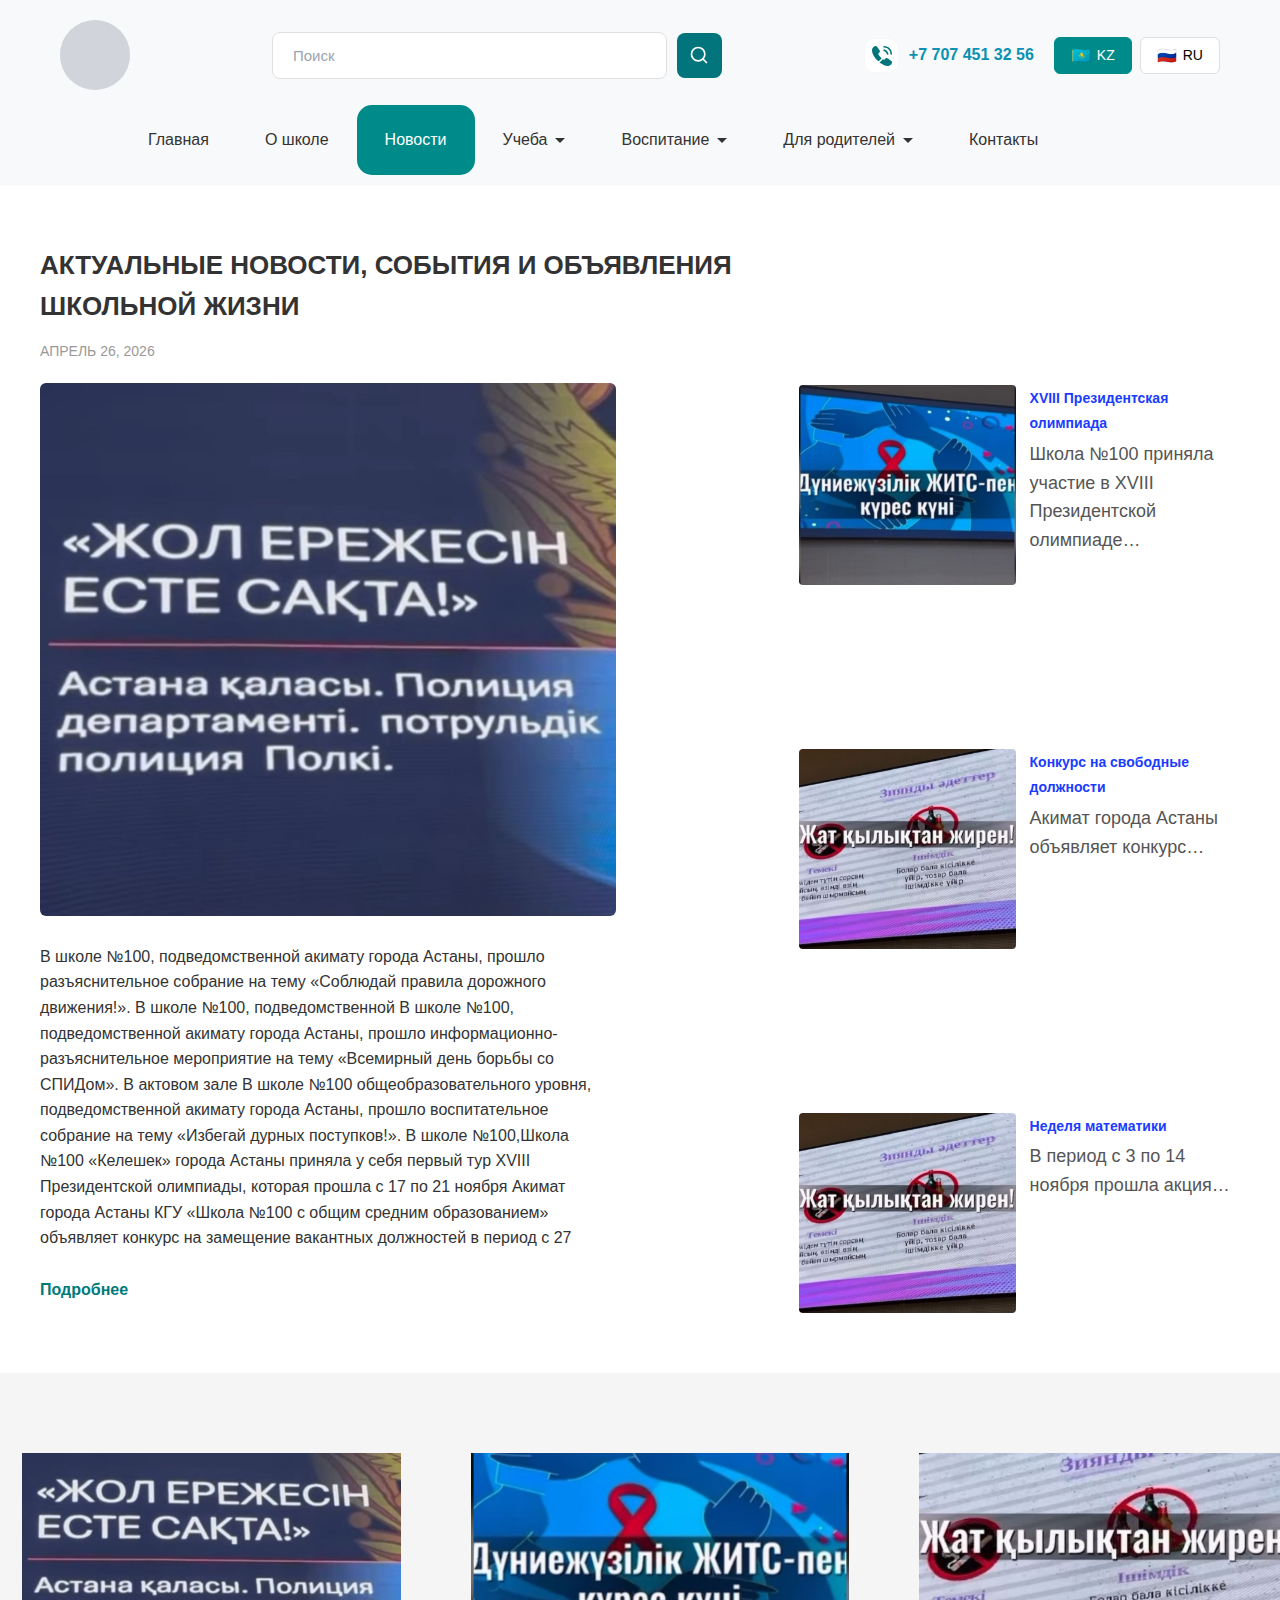
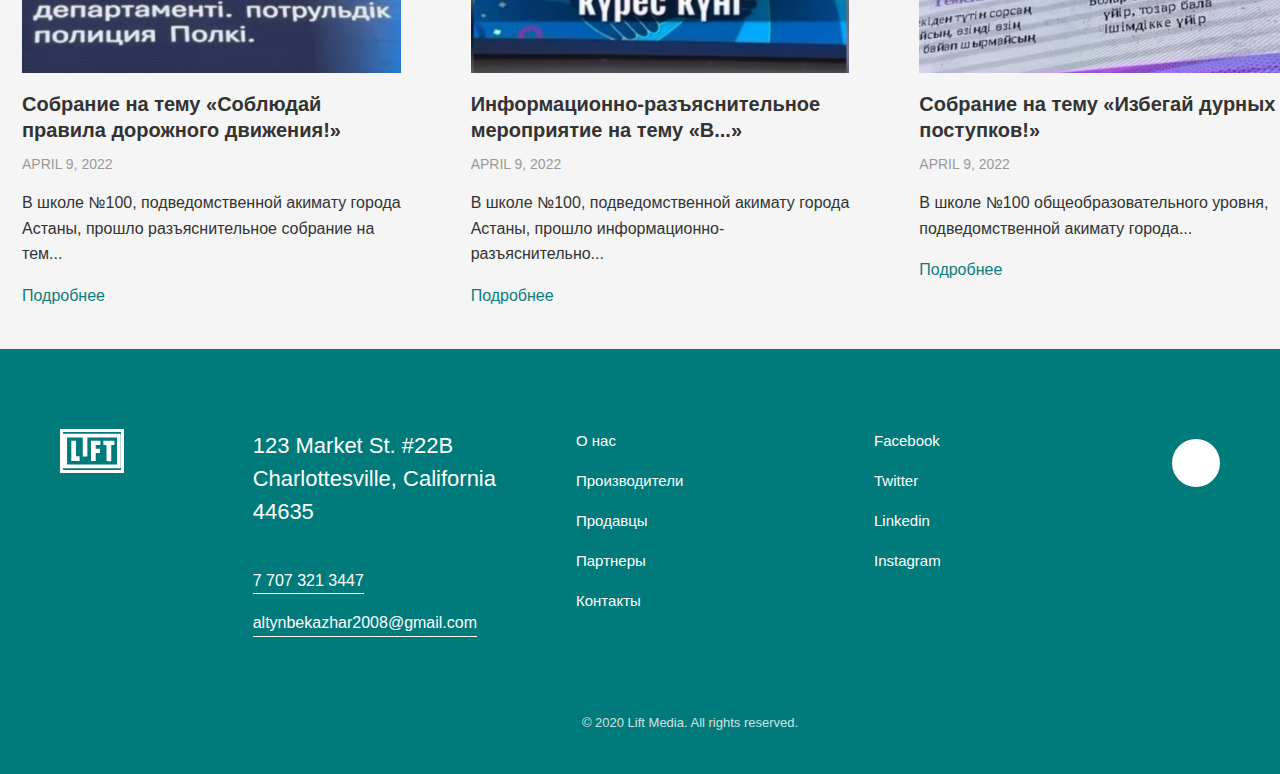
<file: news.html>
<!DOCTYPE html>
<html lang="ru">
<head>
    <meta charset="UTF-8">
    <meta name="viewport" content="width=device-width, initial-scale=1.0">
    <title>Комфортная средняя школа №106</title>
    <link rel="stylesheet" href="style.css">
</head>
<body>
    <header class="header">
        <div class="container1">
            <div class="header-top">
                <div class="logo">
                    <div class="logo-circle"></div>
                </div>
                
                <div class="search-bar">
                    <input type="text" placeholder="Поиск" class="search-input">
                    <button class="search-btn">
                        <svg width="20" height="20" viewBox="0 0 24 24" fill="none">
                            <circle cx="11" cy="11" r="8" stroke="white" stroke-width="2"/>
                            <path d="M21 21L16.65 16.65" stroke="white" stroke-width="2" stroke-linecap="round"/>
                        </svg>
                    </button>
                </div>

                <div class="header-right">
                    <div class="phone">
                        <div class="num">
                            <svg width="24" height="24" viewBox="0 0 24 24" fill="none" xmlns="http://www.w3.org/2000/svg">
<path d="M17.62 10.75C17.19 10.75 16.85 10.4 16.85 9.98001C16.85 9.61001 16.48 8.84001 15.86 8.17001C15.25 7.52001 14.58 7.14001 14.02 7.14001C13.59 7.14001 13.25 6.79001 13.25 6.37001C13.25 5.95001 13.6 5.60001 14.02 5.60001C15.02 5.60001 16.07 6.14001 16.99 7.11001C17.85 8.02001 18.4 9.15001 18.4 9.97001C18.4 10.4 18.05 10.75 17.62 10.75Z" fill="#02757C"/>
<path d="M21.23 10.75C20.8 10.75 20.46 10.4 20.46 9.98C20.46 6.43 17.57 3.55 14.03 3.55C13.6 3.55 13.26 3.2 13.26 2.78C13.26 2.36 13.6 2 14.02 2C18.42 2 22 5.58 22 9.98C22 10.4 21.65 10.75 21.23 10.75Z" fill="#02757C"/>
<path d="M11.05 14.95L9.2 16.8C8.81 17.19 8.19 17.19 7.79 16.81C7.68 16.7 7.57 16.6 7.46 16.49C6.43 15.45 5.5 14.36 4.67 13.22C3.85 12.08 3.19 10.94 2.71 9.81C2.24 8.67 2 7.58 2 6.54C2 5.86 2.12 5.21 2.36 4.61C2.6 4 2.98 3.44 3.51 2.94C4.15 2.31 4.85 2 5.59 2C5.87 2 6.15 2.06 6.4 2.18C6.66 2.3 6.89 2.48 7.07 2.74L9.39 6.01C9.57 6.26 9.7 6.49 9.79 6.71C9.88 6.92 9.93 7.13 9.93 7.32C9.93 7.56 9.86 7.8 9.72 8.03C9.59 8.26 9.4 8.5 9.16 8.74L8.4 9.53C8.29 9.64 8.24 9.77 8.24 9.93C8.24 10.01 8.25 10.08 8.27 10.16C8.3 10.24 8.33 10.3 8.35 10.36C8.53 10.69 8.84 11.12 9.28 11.64C9.73 12.16 10.21 12.69 10.73 13.22C10.83 13.32 10.94 13.42 11.04 13.52C11.44 13.91 11.45 14.55 11.05 14.95Z" fill="#02757C"/>
<path d="M21.97 18.33C21.97 18.61 21.92 18.9 21.82 19.18C21.79 19.26 21.76 19.34 21.72 19.42C21.55 19.78 21.33 20.12 21.04 20.44C20.55 20.98 20.01 21.37 19.4 21.62C19.39 21.62 19.38 21.63 19.37 21.63C18.78 21.87 18.14 22 17.45 22C16.43 22 15.34 21.76 14.19 21.27C13.04 20.78 11.89 20.12 10.75 19.29C10.36 19 9.96998 18.71 9.59998 18.4L12.87 15.13C13.15 15.34 13.4 15.5 13.61 15.61C13.66 15.63 13.72 15.66 13.79 15.69C13.87 15.72 13.95 15.73 14.04 15.73C14.21 15.73 14.34 15.67 14.45 15.56L15.21 14.81C15.46 14.56 15.7 14.37 15.93 14.25C16.16 14.11 16.39 14.04 16.64 14.04C16.83 14.04 17.03 14.08 17.25 14.17C17.47 14.26 17.7 14.39 17.95 14.56L21.26 16.91C21.52 17.09 21.7 17.3 21.81 17.55C21.91 17.8 21.97 18.05 21.97 18.33Z" fill="#02757C"/>
</svg>

                        </div>
                        <span>+7 707 451 32 56</span>
                    </div>
                    <div class="lang-switcher">
                        <button class="lang-btn active">
                            <span class="flag">🇰🇿</span> KZ
                        </button>
                        <button class="lang-btn">
                            <span class="flag">🇷🇺</span> RU
                        </button>
                    </div>
                </div>
            </div>

            <nav>
            <ul class="nav-menu" id="navMenu">
                <li class="nav-item ">
                    <a href="/index.html" class="nav-link">Главная</a>
                </li>
                <li class="nav-item">
                    <a href="./about.html" class="nav-link">О школе</a>
                </li>
                <li class="nav-item active">
                    <a href="./news.html" class="nav-link">Новости</a>
                </li>
                <li class="nav-item ">
                    <a href="#" class="nav-link has-dropdown">Учеба</a>
                    <ul class="dropdown-menu">
                        <li><a href="./study.html" class="dropdown-link">Расписание занятий</a></li>
                        <li><a href="#" class="dropdown-link">Учебные программы</a></li>
                        
                    </ul>
                </li>
               <li class="nav-item ">
                    <a href="./manera.html" class="nav-link has-dropdown">Воспитание</a>
                    <ul class="dropdown-menu">
                        <li><a href="#" class="dropdown-link">Кружки и секции</a></li>
                        <li><a href="#" class="dropdown-link">Мероприятия</a></li>
                    </ul>
                </li>
                <li class="nav-item">
                    <a href="./parents.html" class="nav-link has-dropdown">Для родителей</a>
                    <ul class="dropdown-menu">
                        <li><a href="./kitchen.html" class="dropdown-link">Столовая</a></li>
                        <li><a href="#" class="dropdown-link">Документы</a></li>
                       
                    </ul>
                </li>
                <li class="nav-item">
                    <a href="./contacts.html" class="nav-link">Контакты</a>
                </li>
            </ul>
        </nav>
        </div>
    </header>



    <section class="news-page">
  <div class="news-container">

    <!-- MAIN NEWS -->
    <article class="news-main">
      <h1>АКТУАЛЬНЫЕ НОВОСТИ, СОБЫТИЯ И ОБЪЯВЛЕНИЯ ШКОЛЬНОЙ ЖИЗНИ</h1>
      <span class="date">Апрель 26, 2026</span>

      <div class="news-image">
        <img src="news1.png" alt="Новость">
      </div>

      <p>В школе №100, подведомственной акимату города Астаны, прошло разъяснительное собрание на тему «Соблюдай правила дорожного движения!». В школе №100, подведомственной В школе №100, подведомственной акимату города Астаны, прошло информационно-разъяснительное мероприятие на тему «Всемирный день борьбы со СПИДом». В актовом зале В школе №100 общеобразовательного уровня, подведомственной акимату города Астаны, прошло воспитательное собрание на тему «Избегай дурных поступков!». В школе №100,Школа №100 «Келешек» города Астаны приняла у себя первый тур XVIII Президентской олимпиады, которая прошла с 17 по 21 ноября Акимат города Астаны КГУ «Школа №100 с общим средним образованием» объявляет конкурс на замещение вакантных должностей в период с 27</p>

      <a href="#" class="more-link">Подробнее</a>
    </article>

    <!-- SIDEBAR -->
    <aside class="news-sidebar">

      <div class="sidebar-item">
        <img src="news2.png" alt="">
        <div>
          <a href="#">XVIII Президентская олимпиада</a>
          <p>Школа №100 приняла участие в XVIII Президентской олимпиаде…</p>
        </div>
      </div>

      <div class="sidebar-item">
        <img src="news3.png" alt="">
        <div>
          <a href="#">Конкурс на свободные должности</a>
          <p>Акимат города Астаны объявляет конкурс…</p>
        </div>
      </div>

      <div class="sidebar-item">
        <img src="news3.png" alt="">
        <div>
          <a href="#">Неделя математики</a>
          <p>В период с 3 по 14 ноября прошла акция…</p>
        </div>
      </div>

    </aside>

  </div>
</section>
<section class="news">
  <div class="container">
    <div class="news-grid">

      <article class="news-card">
        <div class="news-img">
          <img src="news1.png" alt="">
        </div>
        <h3>Собрание на тему «Соблюдай правила дорожного движения!»</h3>
        <span class="date">APRIL 9, 2022</span>
        <p>
          В школе №100, подведомственной акимату города Астаны,
          прошло разъяснительное собрание на тем...
        </p>
        <a href="#" class="more">Подробнее</a>
      </article>

      <article class="news-card">
        <div class="news-img">
          <img src="news2.png" alt="">
        </div>
        <h3>
          Информационно-разъяснительное мероприятие
          на тему «В...»
        </h3>
        <span class="date">APRIL 9, 2022</span>
        <p>
          В школе №100, подведомственной акимату города Астаны,
          прошло информационно-разъяснительно...
        </p>
        <a href="#" class="more">Подробнее</a>
      </article>

      <article class="news-card">
        <div class="news-img">
          <img src="news3.png" alt="">
        </div>
        <h3>Собрание на тему «Избегай дурных поступков!»</h3>
        <span class="date">APRIL 9, 2022</span>
        <p>
          В школе №100 общеобразовательного уровня,
          подведомственной акимату города...
        </p>
        <a href="#" class="more">Подробнее</a>
      </article>

    </div>
  </div>
</section>

    <footer class="footer">
  <div class="container">

    <div class="footer-grid">

      <!-- LEFT -->
      <div class="footer-left">
        <div style="display: flex;justify-content: space-between;">
        <div class="logo2"><svg width="84" height="50" viewBox="0 0 84 50" fill="none" xmlns="http://www.w3.org/2000/svg">
<path d="M40.5689 10.9102L40.575 38.7585C40.575 38.9775 40.5811 39.1965 40.5932 39.414C40.5934 39.5156 40.6698 39.6008 40.7706 39.6117C40.8659 39.6268 40.9622 39.6345 41.0586 39.6345H46.7333L46.7817 39.6343C47.078 39.6332 47.2307 39.6326 47.3094 39.556C47.393 39.4745 47.3929 39.3072 47.3928 38.9621L47.3928 38.4908C47.3837 35.3771 47.3837 32.2634 47.3928 29.1497C47.3932 29.0512 47.3868 28.9518 47.3804 28.8521C47.3619 28.5672 47.3434 28.2806 47.4838 28.0091C47.7618 27.9052 48.0482 27.9195 48.3336 27.9338C48.4326 27.9388 48.5316 27.9437 48.63 27.9437H52.922C53.295 27.9422 53.348 27.8981 53.4178 27.5589C53.4478 27.4164 53.4635 27.2712 53.4648 27.1255V22.528C53.4602 22.3587 53.4373 22.1904 53.3965 22.0261C53.3314 21.7432 53.2783 21.7006 53.0115 21.6869H48.2782C48.2136 21.6869 48.1489 21.6881 48.0842 21.6893C47.9548 21.6917 47.8254 21.694 47.6961 21.6869C47.4702 21.6869 47.411 21.6154 47.3928 21.3828C47.3913 21.3584 47.3913 21.3341 47.3928 21.3098V16.7852C47.3944 16.4963 47.4626 16.4324 47.7279 16.4187H53.4072C53.6012 16.4187 53.7953 16.4157 53.9878 16.405C54.1162 16.405 54.2205 16.3011 54.2213 16.1723C54.2319 15.9792 54.2319 15.7845 54.2319 15.5898V10.8463C54.2319 10.7853 54.2322 10.7287 54.2325 10.6763C54.2343 10.3456 54.2352 10.1795 54.1529 10.0971C54.0704 10.0144 53.9043 10.0153 53.5717 10.0169C53.5213 10.0172 53.467 10.0174 53.4087 10.0174H41.4786C41.3879 10.0174 41.3062 10.0166 41.2325 10.0159C40.9008 10.0125 40.7335 10.0108 40.6496 10.0937C40.5642 10.178 40.5655 10.35 40.568 10.6973C40.5684 10.762 40.5689 10.8328 40.5689 10.9102Z" fill="white"/>
<path d="M63.0586 29.7885V21.6139C63.0785 21.079 63.0613 20.5434 63.007 20.0109C62.9901 19.7929 62.9967 19.5736 63.0267 19.357C63.098 18.4597 63.1147 17.5593 63.0965 16.6605C63.0965 16.3731 63.0298 16.3122 62.7493 16.3107H59.476C59.3507 16.3107 59.2407 16.3123 59.1441 16.3137C58.7934 16.3187 58.6204 16.3212 58.536 16.236C58.4539 16.1529 58.4559 15.9865 58.4599 15.6579C58.4611 15.5585 58.4625 15.4443 58.4618 15.313C58.4567 14.3235 58.4584 13.3339 58.4601 12.3443L58.4601 12.334C58.461 11.8426 58.4618 11.3513 58.4618 10.86C58.4618 10.6653 58.4618 10.4706 58.4739 10.2775C58.471 10.2165 58.4927 10.1568 58.534 10.112C58.5753 10.0671 58.6329 10.0407 58.6937 10.0387C58.862 10.0266 59.0318 10.0235 59.2016 10.0235H73.7561C74.5035 10.0235 74.5141 10.0235 74.5141 10.8007V15.5442C74.5141 15.7145 74.5141 15.8849 74.5005 16.0552C74.5029 16.1169 74.4805 16.177 74.4383 16.2219C74.3961 16.2668 74.3376 16.2928 74.2761 16.294C74.1063 16.3046 73.9365 16.3092 73.7682 16.3107H70.7769C70.5829 16.3107 70.3888 16.3107 70.1963 16.3214C70.0695 16.3144 69.9604 16.4103 69.9507 16.5373C69.9408 16.6094 69.9347 16.682 69.9325 16.7548C69.9236 17.1661 69.9102 17.5775 69.8967 17.989C69.8664 18.9148 69.8362 19.8409 69.8582 20.7653C69.9408 24.3168 69.926 27.8683 69.9111 31.4203L69.9111 31.423C69.9039 33.1482 69.8967 34.8734 69.9007 36.5989C69.9007 37.1215 69.8859 37.6463 69.8712 38.1714C69.8614 38.5215 69.8515 38.8726 69.8461 39.2223C69.8385 39.6238 69.796 39.6664 69.3685 39.6679H65.8815C65.081 39.6679 64.2805 39.6679 63.48 39.6543C63.1495 39.6543 63.0995 39.598 63.0798 39.2786C63.0646 39.0125 63.0646 38.7433 63.0646 38.4756C63.0606 35.5799 63.0586 32.6842 63.0586 29.7885Z" fill="white"/>
<path d="M12.0423 10.9725L12.0468 39.2862C12.0605 39.6086 12.1014 39.6436 12.4501 39.6573H23.2158C23.2725 39.6573 23.3291 39.6583 23.3857 39.6593C23.4988 39.6614 23.6116 39.6634 23.7237 39.6573C24.0193 39.6451 24.0709 39.598 24.0845 39.3227V33.6302C24.0838 33.171 24.1036 32.9579 24.0068 32.8596C23.9086 32.76 23.6906 32.7785 23.2098 32.7785H19.2816C18.8268 32.777 18.7707 32.7207 18.76 32.2873C18.7419 31.7033 18.7419 31.1192 18.7419 30.5352V11.0455C18.7419 10.9725 18.7429 10.8995 18.7439 10.8265C18.7459 10.6805 18.7479 10.5345 18.7419 10.3885C18.7282 10.0767 18.6767 10.0311 18.3401 10.0174H13.0292C12.4716 10.0197 12.2255 9.98711 12.1185 10.0939C12.0137 10.1985 12.0423 10.4367 12.0423 10.9725Z" fill="white"/>
<path fill-rule="evenodd" clip-rule="evenodd" d="M0.967263 49.9063C0.853875 49.9063 0.753654 49.9076 0.665095 49.9087C0.322897 49.9131 0.154775 49.9153 0.073845 49.8324C-0.00428295 49.7523 -0.00118643 49.593 0.00489941 49.2799C0.00684518 49.1798 0.00909651 49.0639 0.00909651 48.9299C0.00303217 33.1415 0 17.351 0 1.55846V0.60945C0 0.031526 0.0136448 0.0132758 0.618563 0.00110903H82.5478C82.624 0.00110903 82.6947 0.000790529 82.7603 0.00049489C83.2033 -0.00150093 83.4149 -0.00245411 83.5144 0.102664C83.6052 0.198756 83.6024 0.383485 83.5971 0.737081C83.5956 0.833258 83.5939 0.942969 83.5939 1.0657V48.8752C83.5939 49.0068 83.5959 49.1218 83.5975 49.2223C83.6033 49.5645 83.6062 49.7384 83.5208 49.8253C83.4329 49.9148 83.2515 49.9124 82.8833 49.9075C82.7814 49.9062 82.6651 49.9046 82.5327 49.9048L0.967263 49.9063ZM77.3507 44.6487C77.5918 44.6487 77.8343 44.6411 78.0769 44.6259C78.1789 44.6244 78.2617 44.5427 78.2649 44.4404C78.2801 44.1986 78.2907 43.9552 78.2907 43.7119V5.68301C78.2755 5.39557 78.2179 5.33169 77.9526 5.31648C77.7752 5.30777 77.5957 5.30823 77.4168 5.30868L77.2976 5.30888H36.333C36.2083 5.30888 36.0983 5.30734 36.0014 5.30598C35.6404 5.30093 35.4601 5.29841 35.3713 5.38729C35.2827 5.47601 35.2852 5.65579 35.2901 6.01503C35.2915 6.11571 35.2931 6.23049 35.293 6.36131V31.834C35.293 32.0774 35.2884 32.3207 35.2793 32.5641C35.2814 32.6255 35.2585 32.6851 35.2159 32.7292C35.1733 32.7734 35.1147 32.7983 35.0534 32.7983C34.8918 32.8097 34.7301 32.8105 34.5684 32.8114L34.4712 32.812H29.597C29.4774 32.812 29.3721 32.8135 29.2794 32.8148C28.9387 32.8196 28.7689 32.8221 28.6854 32.7384C28.6025 32.6553 28.6047 32.4872 28.6091 32.1522C28.6103 32.0655 28.6116 31.9674 28.6116 31.8569V6.23812C28.6116 6.15251 28.6123 6.07474 28.6129 6.00409C28.616 5.66226 28.6176 5.48694 28.531 5.39798C28.4402 5.3048 28.2527 5.30589 27.8687 5.30811C27.8046 5.30848 27.735 5.30888 27.6595 5.30888H7.49553C7.17473 5.30888 6.85393 5.29985 6.53373 5.29084C6.41812 5.28758 6.30258 5.28433 6.18715 5.2815C5.95518 5.2815 5.88393 5.32865 5.88393 5.57351C5.87028 6.08451 5.8627 6.594 5.8627 7.105V42.8693C5.8627 43.137 5.8627 43.4047 5.8718 43.6724C5.876 43.8149 5.87669 43.9368 5.87728 44.041C5.87896 44.3358 5.87983 44.4892 5.95693 44.5683C6.04055 44.6541 6.21384 44.6524 6.57509 44.6489C6.65626 44.6481 6.74691 44.6472 6.84816 44.6472L77.3507 44.6487Z" fill="white"/>
</svg>
</div>
<div>
        <p class="address">
          123 Market St. #22B<br>
          Charlottesville, California<br>
          44635
        </p>

        <a href="tel:+77073213447" class="link">7 707 321 3447</a>
        <a href="mailto:altynbekazhar2008@gmail.com" class="link">
          altynbekazhar2008@gmail.com
        </a>
      </div>
      </div>
</div>  
      <!-- CENTER -->
      <div class="footer-menu">

<a href="#">О нас</a>

<a href="#">Производители</a>

<a href="#">Продавцы</a>

<a href="#">Партнеры</a>

<a href="#">Контакты</a>

</div>

      <!-- RIGHT -->
      <div class="footer-social">
        <a href="#">Facebook</a>
        <a href="#">Twitter</a>
        <a href="#">Linkedin</a>
        <a href="#">Instagram</a>
      </div>

      <!-- DECOR -->
      <div class="footer-circle"></div>

    </div>

    <div class="copyright">
      © 2020 Lift Media. All rights reserved.
    </div>

  </div>
</footer>
</body>
</html>


<style>
    .news-page {
  padding: 60px 0;
  background: #fff;
  font-family: Arial, sans-serif;
}

.news-container {
  max-width: 1200px;
  margin: 0 auto;
  display: grid;
  grid-template-columns: 2fr 1fr;
  gap: 40px;
}

/* MAIN */
.news-main h1 {
  font-size: 26px;
  margin-bottom: 10px;
}

.date {
  color: #999;
  font-size: 14px;
}

.news-image {
  margin: 20px 0;
}

.news-image img {
  width: 80%;
  border-radius: 6px;
}

.news-main p {
  line-height: 1.6;
  margin-bottom: 16px;
  font-size: 16px;
  color: #333;
  width: 80%;
}

.more-link {
  display: inline-block;
  margin-top: 10px;
  color: #007a7a;
  text-decoration: none;
  font-weight: 600;
}

/* SIDEBAR */
.news-sidebar {
  display: flex;
  flex-direction: column;
  gap: 24px;

}

.sidebar-item {
  display: flex;
  gap: 14px;
  margin-top: 140px;
}

.sidebar-item img {
  width: 300px;
  height: 200px;
  object-fit: cover;
  border-radius: 4px;
}

.sidebar-item a {
  font-size: 14px;
  font-weight: 600;
  color: #1a3cff;
  text-decoration: none;
}

.sidebar-item p {
  font-size: 18px;
  color: #555;
  margin-top: 4px;
}

/* RESPONSIVE */
@media (max-width: 900px) {
  .news-container {
    grid-template-columns: 1fr;
  }

  .news-sidebar {
    flex-direction: row;
    overflow-x: auto;
  }

  .sidebar-item {
    min-width: 260px;
    
  }
  .sidebar-item img{
    width: 150px;

  }
}

</style>
</file>
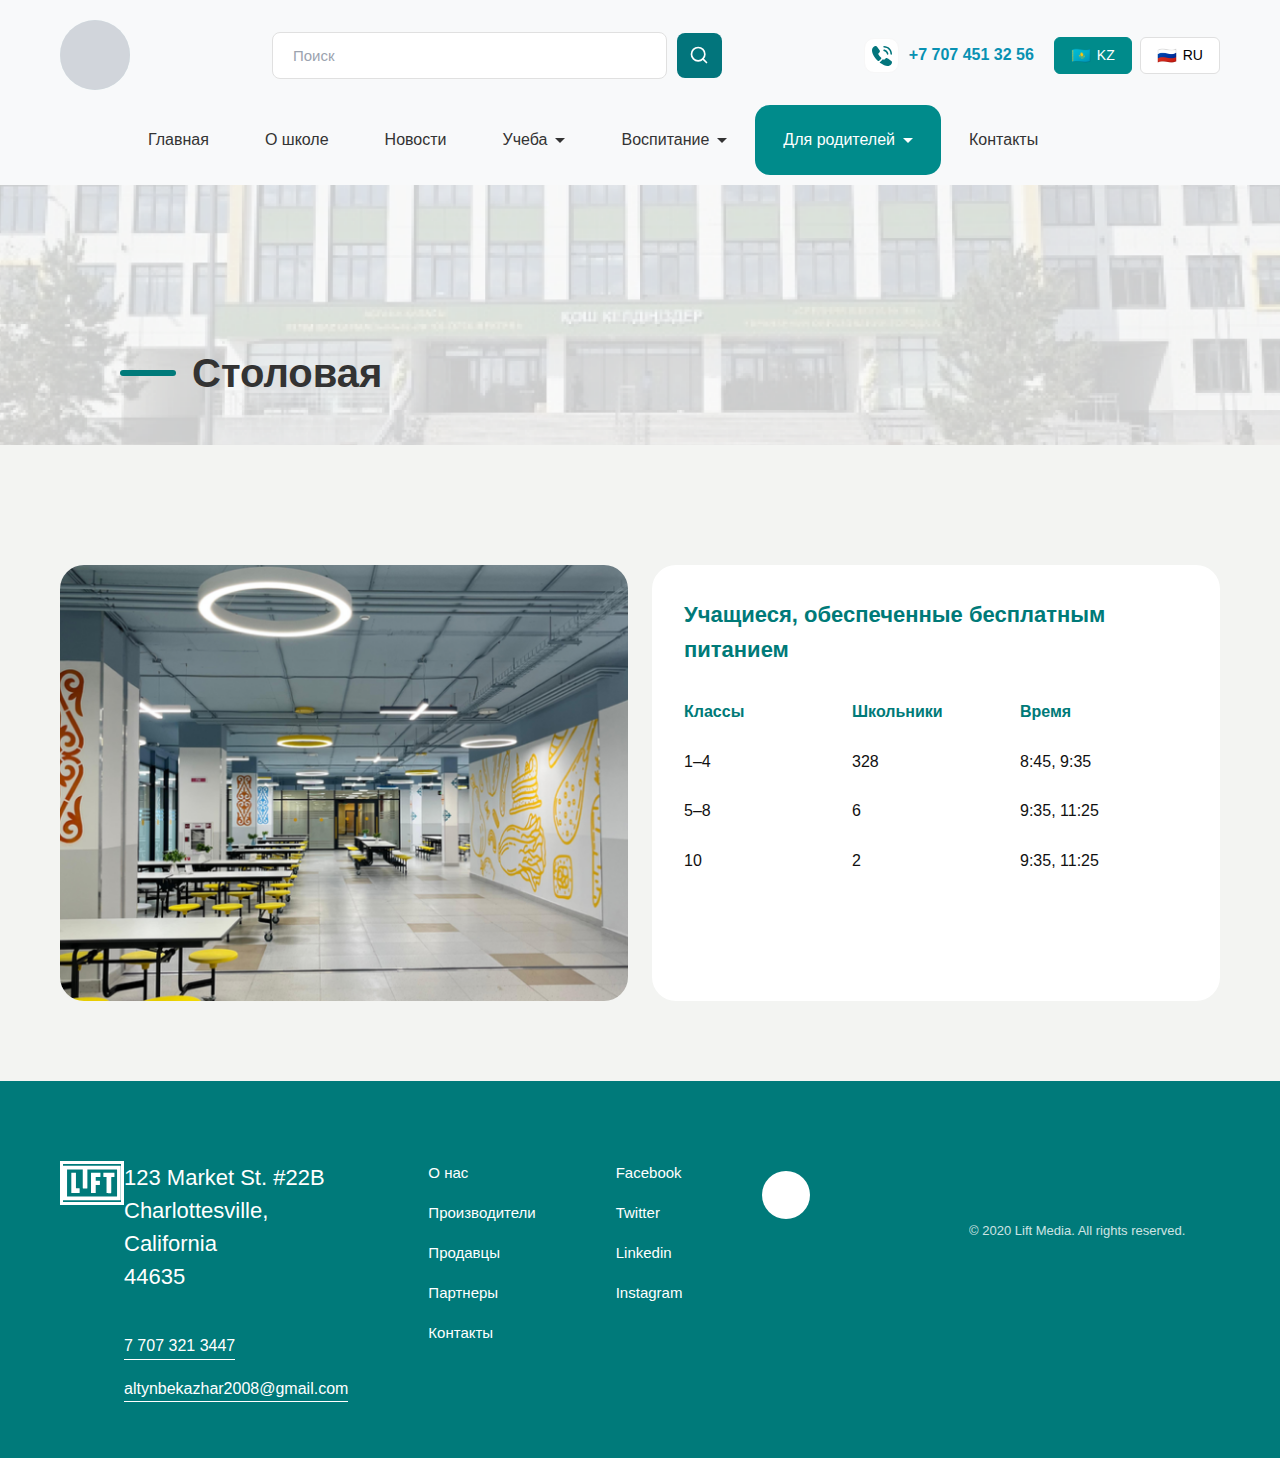
<file: parents.html>
<!DOCTYPE html>
<html lang="ru">
<head>
    <meta charset="UTF-8">
    <meta name="viewport" content="width=device-width, initial-scale=1.0">
    <title>Комфортная средняя школа №106</title>
    <link rel="stylesheet" href="style.css">
</head>
<body>
    <header class="header">
        <div class="container1">
            <div class="header-top">
                <div class="logo">
                    <div class="logo-circle"></div>
                </div>
                
                <div class="search-bar">
                    <input type="text" placeholder="Поиск" class="search-input">
                    <button class="search-btn">
                        <svg width="20" height="20" viewBox="0 0 24 24" fill="none">
                            <circle cx="11" cy="11" r="8" stroke="white" stroke-width="2"/>
                            <path d="M21 21L16.65 16.65" stroke="white" stroke-width="2" stroke-linecap="round"/>
                        </svg>
                    </button>
                </div>

                <div class="header-right">
                    <div class="phone">
                        <div class="num">
                            <svg width="24" height="24" viewBox="0 0 24 24" fill="none" xmlns="http://www.w3.org/2000/svg">
<path d="M17.62 10.75C17.19 10.75 16.85 10.4 16.85 9.98001C16.85 9.61001 16.48 8.84001 15.86 8.17001C15.25 7.52001 14.58 7.14001 14.02 7.14001C13.59 7.14001 13.25 6.79001 13.25 6.37001C13.25 5.95001 13.6 5.60001 14.02 5.60001C15.02 5.60001 16.07 6.14001 16.99 7.11001C17.85 8.02001 18.4 9.15001 18.4 9.97001C18.4 10.4 18.05 10.75 17.62 10.75Z" fill="#02757C"/>
<path d="M21.23 10.75C20.8 10.75 20.46 10.4 20.46 9.98C20.46 6.43 17.57 3.55 14.03 3.55C13.6 3.55 13.26 3.2 13.26 2.78C13.26 2.36 13.6 2 14.02 2C18.42 2 22 5.58 22 9.98C22 10.4 21.65 10.75 21.23 10.75Z" fill="#02757C"/>
<path d="M11.05 14.95L9.2 16.8C8.81 17.19 8.19 17.19 7.79 16.81C7.68 16.7 7.57 16.6 7.46 16.49C6.43 15.45 5.5 14.36 4.67 13.22C3.85 12.08 3.19 10.94 2.71 9.81C2.24 8.67 2 7.58 2 6.54C2 5.86 2.12 5.21 2.36 4.61C2.6 4 2.98 3.44 3.51 2.94C4.15 2.31 4.85 2 5.59 2C5.87 2 6.15 2.06 6.4 2.18C6.66 2.3 6.89 2.48 7.07 2.74L9.39 6.01C9.57 6.26 9.7 6.49 9.79 6.71C9.88 6.92 9.93 7.13 9.93 7.32C9.93 7.56 9.86 7.8 9.72 8.03C9.59 8.26 9.4 8.5 9.16 8.74L8.4 9.53C8.29 9.64 8.24 9.77 8.24 9.93C8.24 10.01 8.25 10.08 8.27 10.16C8.3 10.24 8.33 10.3 8.35 10.36C8.53 10.69 8.84 11.12 9.28 11.64C9.73 12.16 10.21 12.69 10.73 13.22C10.83 13.32 10.94 13.42 11.04 13.52C11.44 13.91 11.45 14.55 11.05 14.95Z" fill="#02757C"/>
<path d="M21.97 18.33C21.97 18.61 21.92 18.9 21.82 19.18C21.79 19.26 21.76 19.34 21.72 19.42C21.55 19.78 21.33 20.12 21.04 20.44C20.55 20.98 20.01 21.37 19.4 21.62C19.39 21.62 19.38 21.63 19.37 21.63C18.78 21.87 18.14 22 17.45 22C16.43 22 15.34 21.76 14.19 21.27C13.04 20.78 11.89 20.12 10.75 19.29C10.36 19 9.96998 18.71 9.59998 18.4L12.87 15.13C13.15 15.34 13.4 15.5 13.61 15.61C13.66 15.63 13.72 15.66 13.79 15.69C13.87 15.72 13.95 15.73 14.04 15.73C14.21 15.73 14.34 15.67 14.45 15.56L15.21 14.81C15.46 14.56 15.7 14.37 15.93 14.25C16.16 14.11 16.39 14.04 16.64 14.04C16.83 14.04 17.03 14.08 17.25 14.17C17.47 14.26 17.7 14.39 17.95 14.56L21.26 16.91C21.52 17.09 21.7 17.3 21.81 17.55C21.91 17.8 21.97 18.05 21.97 18.33Z" fill="#02757C"/>
</svg>

                        </div>
                        <span>+7 707 451 32 56</span>
                    </div>
                    <div class="lang-switcher">
                        <button class="lang-btn active">
                            <span class="flag">🇰🇿</span> KZ
                        </button>
                        <button class="lang-btn">
                            <span class="flag">🇷🇺</span> RU
                        </button>
                    </div>
                </div>
            </div>

            <nav>
            <ul class="nav-menu" id="navMenu">
                <li class="nav-item ">
                    <a href="/index.html" class="nav-link">Главная</a>
                </li>
                <li class="nav-item">
                    <a href="./about.html" class="nav-link">О школе</a>
                </li>
                <li class="nav-item">
                    <a href="./news.html" class="nav-link">Новости</a>
                </li>
                <li class="nav-item ">
                    <a href="#" class="nav-link has-dropdown">Учеба</a>
                    <ul class="dropdown-menu">
                        <li><a href="./study.html" class="dropdown-link">Расписание занятий</a></li>
                        <li><a href="./subject.html" class="dropdown-link">Учебные программы</a></li>
                        
                    </ul>
                </li>
                <li class="nav-item ">
                    <a href="./manera.html" class="nav-link has-dropdown">Воспитание</a>
                    <ul class="dropdown-menu">
                        <li><a href="./manera.html" class="dropdown-link">Противодействие коррупции</a></li>
                        <li><a href="./section.html" class="dropdown-link">Кружки</a></li>
                    </ul>
                </li>
                <li class="nav-item active">
                    <a href="./parents.html" class="nav-link has-dropdown">Для родителей</a>
                    <ul class="dropdown-menu">
                        <li><a href="./kitchen.html" class="dropdown-link">Столовая</a></li>
                        <li><a href="#" class="dropdown-link">Документы</a></li>
                        
                    </ul>
                </li>
                <li class="nav-item">
                    <a href="./contacts.html" class="nav-link">Контакты</a>
                </li>
            </ul>
        </nav>
        </div>
    </header>




<section class="about-header">
  <h2 class="about-title">
    <span class="about-title__line"></span>
    Столовая
  </h2>
</section>


<section class="section">
  <div class="container">

    <!-- LEFT IMAGE -->
    <div class="image-box">
      <img src="./school-kitchen.png" alt="School canteen">
    </div>

    <!-- RIGHT CARD -->
    <div class="info-card2">
      <h2>Учащиеся, обеспеченные бесплатным питанием</h2>

      <div class="table">
        <div class="table-head">
          <span>Классы</span>
          <span>Школьники</span>
          <span>Время</span>
        </div>

        <div class="table-row">
          <span>1–4</span>
          <span>328</span>
          <span>8:45, 9:35</span>
        </div>

        <div class="table-row">
          <span>5–8</span>
          <span>6</span>
          <span>9:35, 11:25</span>
        </div>

        <div class="table-row">
          <span>10</span>
          <span>2</span>
          <span>9:35, 11:25</span>
        </div>
      </div>
    </div>

  </div>
</section>



    <footer class="footer">
  <div class="container">

    <div class="footer-grid">

      <!-- LEFT -->
      <div class="footer-left">
        <div style="display: flex;justify-content: space-between;">
        <div class="logo2"><svg width="84" height="50" viewBox="0 0 84 50" fill="none" xmlns="http://www.w3.org/2000/svg">
<path d="M40.5689 10.9102L40.575 38.7585C40.575 38.9775 40.5811 39.1965 40.5932 39.414C40.5934 39.5156 40.6698 39.6008 40.7706 39.6117C40.8659 39.6268 40.9622 39.6345 41.0586 39.6345H46.7333L46.7817 39.6343C47.078 39.6332 47.2307 39.6326 47.3094 39.556C47.393 39.4745 47.3929 39.3072 47.3928 38.9621L47.3928 38.4908C47.3837 35.3771 47.3837 32.2634 47.3928 29.1497C47.3932 29.0512 47.3868 28.9518 47.3804 28.8521C47.3619 28.5672 47.3434 28.2806 47.4838 28.0091C47.7618 27.9052 48.0482 27.9195 48.3336 27.9338C48.4326 27.9388 48.5316 27.9437 48.63 27.9437H52.922C53.295 27.9422 53.348 27.8981 53.4178 27.5589C53.4478 27.4164 53.4635 27.2712 53.4648 27.1255V22.528C53.4602 22.3587 53.4373 22.1904 53.3965 22.0261C53.3314 21.7432 53.2783 21.7006 53.0115 21.6869H48.2782C48.2136 21.6869 48.1489 21.6881 48.0842 21.6893C47.9548 21.6917 47.8254 21.694 47.6961 21.6869C47.4702 21.6869 47.411 21.6154 47.3928 21.3828C47.3913 21.3584 47.3913 21.3341 47.3928 21.3098V16.7852C47.3944 16.4963 47.4626 16.4324 47.7279 16.4187H53.4072C53.6012 16.4187 53.7953 16.4157 53.9878 16.405C54.1162 16.405 54.2205 16.3011 54.2213 16.1723C54.2319 15.9792 54.2319 15.7845 54.2319 15.5898V10.8463C54.2319 10.7853 54.2322 10.7287 54.2325 10.6763C54.2343 10.3456 54.2352 10.1795 54.1529 10.0971C54.0704 10.0144 53.9043 10.0153 53.5717 10.0169C53.5213 10.0172 53.467 10.0174 53.4087 10.0174H41.4786C41.3879 10.0174 41.3062 10.0166 41.2325 10.0159C40.9008 10.0125 40.7335 10.0108 40.6496 10.0937C40.5642 10.178 40.5655 10.35 40.568 10.6973C40.5684 10.762 40.5689 10.8328 40.5689 10.9102Z" fill="white"/>
<path d="M63.0586 29.7885V21.6139C63.0785 21.079 63.0613 20.5434 63.007 20.0109C62.9901 19.7929 62.9967 19.5736 63.0267 19.357C63.098 18.4597 63.1147 17.5593 63.0965 16.6605C63.0965 16.3731 63.0298 16.3122 62.7493 16.3107H59.476C59.3507 16.3107 59.2407 16.3123 59.1441 16.3137C58.7934 16.3187 58.6204 16.3212 58.536 16.236C58.4539 16.1529 58.4559 15.9865 58.4599 15.6579C58.4611 15.5585 58.4625 15.4443 58.4618 15.313C58.4567 14.3235 58.4584 13.3339 58.4601 12.3443L58.4601 12.334C58.461 11.8426 58.4618 11.3513 58.4618 10.86C58.4618 10.6653 58.4618 10.4706 58.4739 10.2775C58.471 10.2165 58.4927 10.1568 58.534 10.112C58.5753 10.0671 58.6329 10.0407 58.6937 10.0387C58.862 10.0266 59.0318 10.0235 59.2016 10.0235H73.7561C74.5035 10.0235 74.5141 10.0235 74.5141 10.8007V15.5442C74.5141 15.7145 74.5141 15.8849 74.5005 16.0552C74.5029 16.1169 74.4805 16.177 74.4383 16.2219C74.3961 16.2668 74.3376 16.2928 74.2761 16.294C74.1063 16.3046 73.9365 16.3092 73.7682 16.3107H70.7769C70.5829 16.3107 70.3888 16.3107 70.1963 16.3214C70.0695 16.3144 69.9604 16.4103 69.9507 16.5373C69.9408 16.6094 69.9347 16.682 69.9325 16.7548C69.9236 17.1661 69.9102 17.5775 69.8967 17.989C69.8664 18.9148 69.8362 19.8409 69.8582 20.7653C69.9408 24.3168 69.926 27.8683 69.9111 31.4203L69.9111 31.423C69.9039 33.1482 69.8967 34.8734 69.9007 36.5989C69.9007 37.1215 69.8859 37.6463 69.8712 38.1714C69.8614 38.5215 69.8515 38.8726 69.8461 39.2223C69.8385 39.6238 69.796 39.6664 69.3685 39.6679H65.8815C65.081 39.6679 64.2805 39.6679 63.48 39.6543C63.1495 39.6543 63.0995 39.598 63.0798 39.2786C63.0646 39.0125 63.0646 38.7433 63.0646 38.4756C63.0606 35.5799 63.0586 32.6842 63.0586 29.7885Z" fill="white"/>
<path d="M12.0423 10.9725L12.0468 39.2862C12.0605 39.6086 12.1014 39.6436 12.4501 39.6573H23.2158C23.2725 39.6573 23.3291 39.6583 23.3857 39.6593C23.4988 39.6614 23.6116 39.6634 23.7237 39.6573C24.0193 39.6451 24.0709 39.598 24.0845 39.3227V33.6302C24.0838 33.171 24.1036 32.9579 24.0068 32.8596C23.9086 32.76 23.6906 32.7785 23.2098 32.7785H19.2816C18.8268 32.777 18.7707 32.7207 18.76 32.2873C18.7419 31.7033 18.7419 31.1192 18.7419 30.5352V11.0455C18.7419 10.9725 18.7429 10.8995 18.7439 10.8265C18.7459 10.6805 18.7479 10.5345 18.7419 10.3885C18.7282 10.0767 18.6767 10.0311 18.3401 10.0174H13.0292C12.4716 10.0197 12.2255 9.98711 12.1185 10.0939C12.0137 10.1985 12.0423 10.4367 12.0423 10.9725Z" fill="white"/>
<path fill-rule="evenodd" clip-rule="evenodd" d="M0.967263 49.9063C0.853875 49.9063 0.753654 49.9076 0.665095 49.9087C0.322897 49.9131 0.154775 49.9153 0.073845 49.8324C-0.00428295 49.7523 -0.00118643 49.593 0.00489941 49.2799C0.00684518 49.1798 0.00909651 49.0639 0.00909651 48.9299C0.00303217 33.1415 0 17.351 0 1.55846V0.60945C0 0.031526 0.0136448 0.0132758 0.618563 0.00110903H82.5478C82.624 0.00110903 82.6947 0.000790529 82.7603 0.00049489C83.2033 -0.00150093 83.4149 -0.00245411 83.5144 0.102664C83.6052 0.198756 83.6024 0.383485 83.5971 0.737081C83.5956 0.833258 83.5939 0.942969 83.5939 1.0657V48.8752C83.5939 49.0068 83.5959 49.1218 83.5975 49.2223C83.6033 49.5645 83.6062 49.7384 83.5208 49.8253C83.4329 49.9148 83.2515 49.9124 82.8833 49.9075C82.7814 49.9062 82.6651 49.9046 82.5327 49.9048L0.967263 49.9063ZM77.3507 44.6487C77.5918 44.6487 77.8343 44.6411 78.0769 44.6259C78.1789 44.6244 78.2617 44.5427 78.2649 44.4404C78.2801 44.1986 78.2907 43.9552 78.2907 43.7119V5.68301C78.2755 5.39557 78.2179 5.33169 77.9526 5.31648C77.7752 5.30777 77.5957 5.30823 77.4168 5.30868L77.2976 5.30888H36.333C36.2083 5.30888 36.0983 5.30734 36.0014 5.30598C35.6404 5.30093 35.4601 5.29841 35.3713 5.38729C35.2827 5.47601 35.2852 5.65579 35.2901 6.01503C35.2915 6.11571 35.2931 6.23049 35.293 6.36131V31.834C35.293 32.0774 35.2884 32.3207 35.2793 32.5641C35.2814 32.6255 35.2585 32.6851 35.2159 32.7292C35.1733 32.7734 35.1147 32.7983 35.0534 32.7983C34.8918 32.8097 34.7301 32.8105 34.5684 32.8114L34.4712 32.812H29.597C29.4774 32.812 29.3721 32.8135 29.2794 32.8148C28.9387 32.8196 28.7689 32.8221 28.6854 32.7384C28.6025 32.6553 28.6047 32.4872 28.6091 32.1522C28.6103 32.0655 28.6116 31.9674 28.6116 31.8569V6.23812C28.6116 6.15251 28.6123 6.07474 28.6129 6.00409C28.616 5.66226 28.6176 5.48694 28.531 5.39798C28.4402 5.3048 28.2527 5.30589 27.8687 5.30811C27.8046 5.30848 27.735 5.30888 27.6595 5.30888H7.49553C7.17473 5.30888 6.85393 5.29985 6.53373 5.29084C6.41812 5.28758 6.30258 5.28433 6.18715 5.2815C5.95518 5.2815 5.88393 5.32865 5.88393 5.57351C5.87028 6.08451 5.8627 6.594 5.8627 7.105V42.8693C5.8627 43.137 5.8627 43.4047 5.8718 43.6724C5.876 43.8149 5.87669 43.9368 5.87728 44.041C5.87896 44.3358 5.87983 44.4892 5.95693 44.5683C6.04055 44.6541 6.21384 44.6524 6.57509 44.6489C6.65626 44.6481 6.74691 44.6472 6.84816 44.6472L77.3507 44.6487Z" fill="white"/>
</svg>
</div>
<div>
        <p class="address">
          123 Market St. #22B<br>
          Charlottesville, California<br>
          44635
        </p>

        <a href="tel:+77073213447" class="link">7 707 321 3447</a>
        <a href="mailto:altynbekazhar2008@gmail.com" class="link">
          altynbekazhar2008@gmail.com
        </a>
      </div>
      </div>
</div>  
   <div class="footer-menu">

<a href="#">О нас</a>

<a href="#">Производители</a>

<a href="#">Продавцы</a>

<a href="#">Партнеры</a>

<a href="#">Контакты</a>

</div>

      <!-- RIGHT -->
      <div class="footer-social">
        <a href="#">Facebook</a>
        <a href="#">Twitter</a>
        <a href="#">Linkedin</a>
        <a href="#">Instagram</a>
      </div>

      <!-- DECOR -->
      <div class="footer-circle"></div>

    </div>

    <div class="copyright">
      © 2020 Lift Media. All rights reserved.
    </div>

  </div>
</footer>
</body>
</html>

<style>
    .about-header {
  height: 260px;
  background: url("./about-school.png") center/cover no-repeat;
  position: relative;
  display: flex;
  align-items: flex-end;
}

.about-header::after {
  content: "";
  position: absolute;
  inset: 0;
  background: rgba(255, 255, 255, 0.29);
}

.about-title {
  position: relative;
  z-index: 1;
  font-size: 40px;
  font-weight: 700;
  margin: 0 0 40px 120px;
  display: flex;
  align-items: center;
  gap: 16px;
}

.about-title__line {
  width: 56px;
  height: 6px;
  background: #007a7a;
  border-radius: 3px;
}
        
       * {
  margin: 0;
  padding: 0;
  box-sizing: border-box;
  font-family: "Inter", sans-serif;
}

body {
  background: #f3f4f2;
}

.section {
  padding: 40px 20px;
}

.container {
  max-width: 1200px;
  margin: 0 auto;
  display: grid;
  grid-template-columns: 1fr 1fr;
  gap: 24px;
}

/* IMAGE */
.image-box {
  border-radius: 24px;
  overflow: hidden;
}

.image-box img {
  width: 100%;
  height: 100%;
  object-fit: cover;
}

/* CARD */
.info-card2 {
  background: #ffffff;
  border-radius: 24px;
  padding: 32px;
}

.info-card2 h2 {
  font-size: 22px;
  font-weight: 600;
  color: #007a78;
  margin-bottom: 32px;
}

/* TABLE */
.table {
  display: flex;
  flex-direction: column;
  gap: 24px;
}

.table-head,
.table-row {
  display: grid;
  grid-template-columns: 1fr 1fr 1fr;
  align-items: center;
}

.table-head span {
  font-size: 16px;
  font-weight: 600;
  color: #007a78;
}

.table-row span {
  font-size: 16px;
  color: #111;
}

/* RESPONSIVE */
@media (max-width: 900px) {
  .container {
    grid-template-columns: 1fr;
  }

  .image-box {
    height: 240px;
  }
}

</style>
</file>
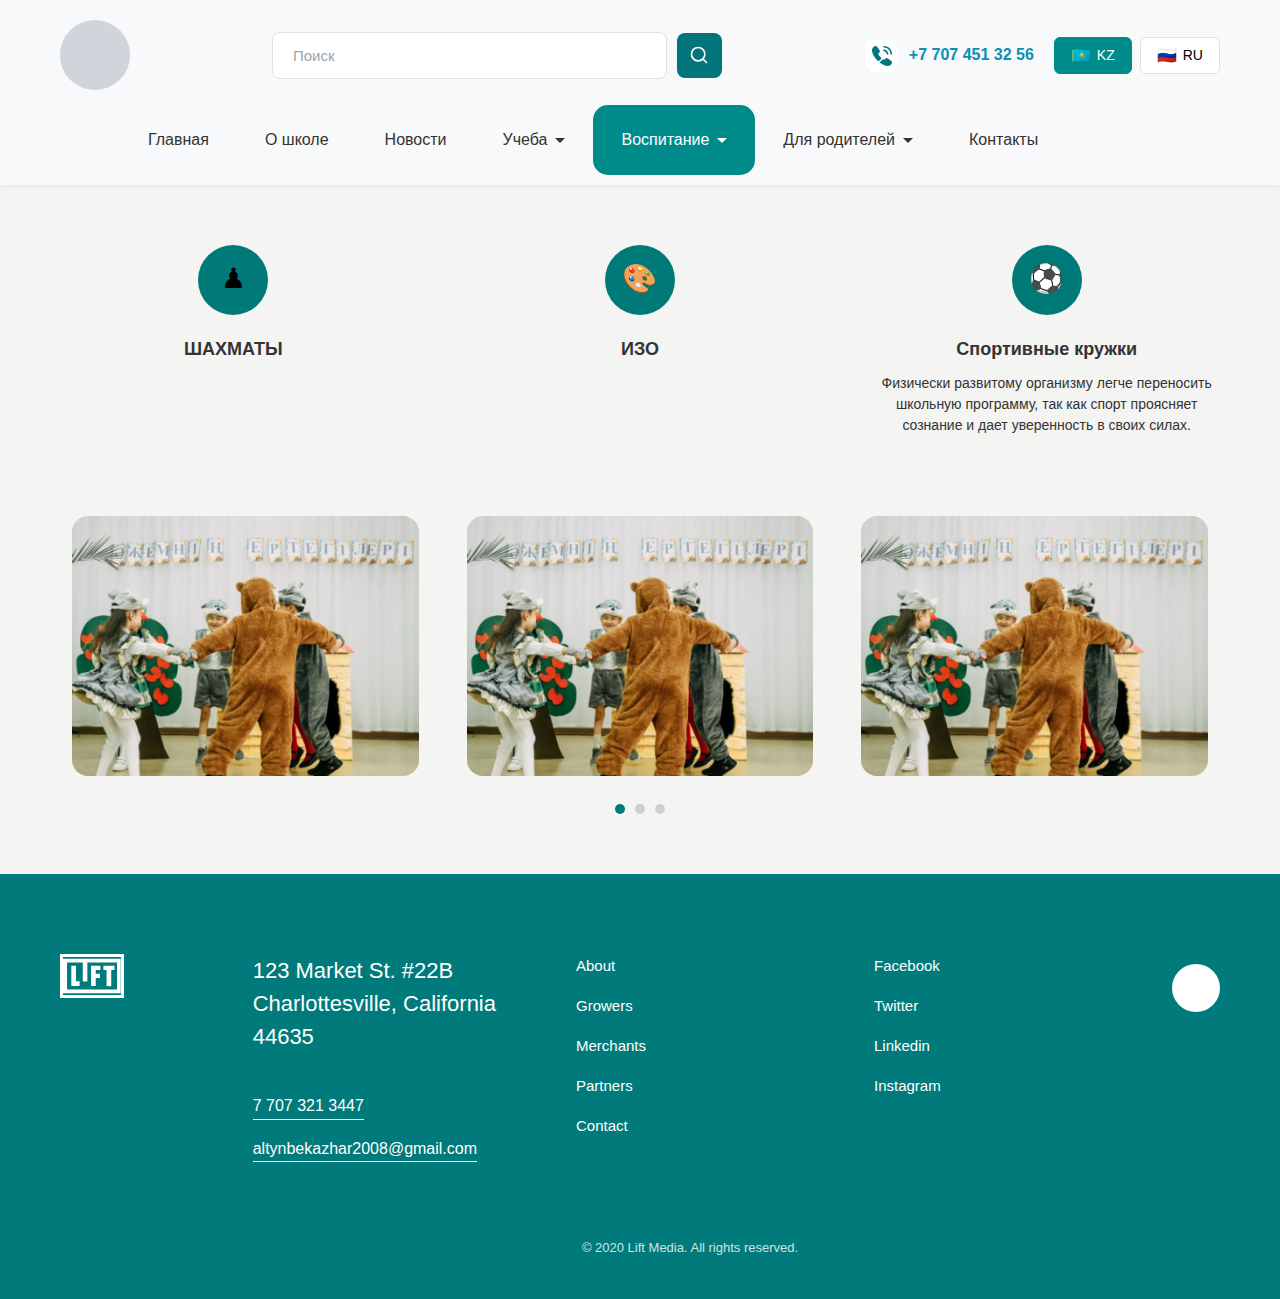
<file: section.html>
<!DOCTYPE html>
<html lang="ru">
<head>
    <meta charset="UTF-8">
    <meta name="viewport" content="width=device-width, initial-scale=1.0">
    <title>Комфортная средняя школа №106</title>
    <link rel="stylesheet" href="style.css">
</head>
<body>
    <header class="header">
        <div class="container1">
            <div class="header-top">
                <div class="logo">
                    <div class="logo-circle"></div>
                </div>
                
                <div class="search-bar">
                    <input type="text" placeholder="Поиск" class="search-input">
                    <button class="search-btn">
                        <svg width="20" height="20" viewBox="0 0 24 24" fill="none">
                            <circle cx="11" cy="11" r="8" stroke="white" stroke-width="2"/>
                            <path d="M21 21L16.65 16.65" stroke="white" stroke-width="2" stroke-linecap="round"/>
                        </svg>
                    </button>
                </div>

                <div class="header-right">
                    <div class="phone">
                        <div class="num">
                            <svg width="24" height="24" viewBox="0 0 24 24" fill="none" xmlns="http://www.w3.org/2000/svg">
<path d="M17.62 10.75C17.19 10.75 16.85 10.4 16.85 9.98001C16.85 9.61001 16.48 8.84001 15.86 8.17001C15.25 7.52001 14.58 7.14001 14.02 7.14001C13.59 7.14001 13.25 6.79001 13.25 6.37001C13.25 5.95001 13.6 5.60001 14.02 5.60001C15.02 5.60001 16.07 6.14001 16.99 7.11001C17.85 8.02001 18.4 9.15001 18.4 9.97001C18.4 10.4 18.05 10.75 17.62 10.75Z" fill="#02757C"/>
<path d="M21.23 10.75C20.8 10.75 20.46 10.4 20.46 9.98C20.46 6.43 17.57 3.55 14.03 3.55C13.6 3.55 13.26 3.2 13.26 2.78C13.26 2.36 13.6 2 14.02 2C18.42 2 22 5.58 22 9.98C22 10.4 21.65 10.75 21.23 10.75Z" fill="#02757C"/>
<path d="M11.05 14.95L9.2 16.8C8.81 17.19 8.19 17.19 7.79 16.81C7.68 16.7 7.57 16.6 7.46 16.49C6.43 15.45 5.5 14.36 4.67 13.22C3.85 12.08 3.19 10.94 2.71 9.81C2.24 8.67 2 7.58 2 6.54C2 5.86 2.12 5.21 2.36 4.61C2.6 4 2.98 3.44 3.51 2.94C4.15 2.31 4.85 2 5.59 2C5.87 2 6.15 2.06 6.4 2.18C6.66 2.3 6.89 2.48 7.07 2.74L9.39 6.01C9.57 6.26 9.7 6.49 9.79 6.71C9.88 6.92 9.93 7.13 9.93 7.32C9.93 7.56 9.86 7.8 9.72 8.03C9.59 8.26 9.4 8.5 9.16 8.74L8.4 9.53C8.29 9.64 8.24 9.77 8.24 9.93C8.24 10.01 8.25 10.08 8.27 10.16C8.3 10.24 8.33 10.3 8.35 10.36C8.53 10.69 8.84 11.12 9.28 11.64C9.73 12.16 10.21 12.69 10.73 13.22C10.83 13.32 10.94 13.42 11.04 13.52C11.44 13.91 11.45 14.55 11.05 14.95Z" fill="#02757C"/>
<path d="M21.97 18.33C21.97 18.61 21.92 18.9 21.82 19.18C21.79 19.26 21.76 19.34 21.72 19.42C21.55 19.78 21.33 20.12 21.04 20.44C20.55 20.98 20.01 21.37 19.4 21.62C19.39 21.62 19.38 21.63 19.37 21.63C18.78 21.87 18.14 22 17.45 22C16.43 22 15.34 21.76 14.19 21.27C13.04 20.78 11.89 20.12 10.75 19.29C10.36 19 9.96998 18.71 9.59998 18.4L12.87 15.13C13.15 15.34 13.4 15.5 13.61 15.61C13.66 15.63 13.72 15.66 13.79 15.69C13.87 15.72 13.95 15.73 14.04 15.73C14.21 15.73 14.34 15.67 14.45 15.56L15.21 14.81C15.46 14.56 15.7 14.37 15.93 14.25C16.16 14.11 16.39 14.04 16.64 14.04C16.83 14.04 17.03 14.08 17.25 14.17C17.47 14.26 17.7 14.39 17.95 14.56L21.26 16.91C21.52 17.09 21.7 17.3 21.81 17.55C21.91 17.8 21.97 18.05 21.97 18.33Z" fill="#02757C"/>
</svg>

                        </div>
                        <span>+7 707 451 32 56</span>
                    </div>
                    <div class="lang-switcher">
                        <button class="lang-btn active">
                            <span class="flag">🇰🇿</span> KZ
                        </button>
                        <button class="lang-btn">
                            <span class="flag">🇷🇺</span> RU
                        </button>
                    </div>
                </div>
            </div>

            <nav>
            <ul class="nav-menu" id="navMenu">
                <li class="nav-item ">
                    <a href="/index.html" class="nav-link">Главная</a>
                </li>
                <li class="nav-item">
                    <a href="./about.html" class="nav-link">О школе</a>
                </li>
                <li class="nav-item">
                    <a href="./news.html" class="nav-link">Новости</a>
                </li>
                <li class="nav-item ">
                    <a href="#" class="nav-link has-dropdown">Учеба</a>
                    <ul class="dropdown-menu">
                        <li><a href="./study.html" class="dropdown-link">Расписание занятий</a></li>
                        <li><a href="./subject.html" class="dropdown-link">Учебные программы</a></li>
                        
                    </ul>
                </li>
                <li class="nav-item active">
                    <a href="./manera.html" class="nav-link has-dropdown">Воспитание</a>
                    <ul class="dropdown-menu">
                        <li><a href="./manera.html" class="dropdown-link">Противодействие коррупции</a></li>
                        <li><a href="./section.html" class="dropdown-link">Кружки</a></li>
                    </ul>
                </li>
                <li class="nav-item">
                    <a href="./parents.html" class="nav-link has-dropdown">Для родителей</a>
                    <ul class="dropdown-menu">
                        <li><a href="./kitchen.html" class="dropdown-link">Столовая</a></li>
                        <li><a href="#" class="dropdown-link">Документы</a></li>
                        
                    </ul>
                </li>
                <li class="nav-item">
                    <a href="./contacts.html" class="nav-link">Контакты</a>
                </li>
            </ul>
        </nav>
        </div>
    </header>


<section class="clubs">

  <div class="clubs-top">
    <div class="club-item">
      <div class="icon">♟</div>
      <h3>ШАХМАТЫ</h3>
    </div>

    <div class="club-item">
      <div class="icon">🎨</div>
      <h3>ИЗО</h3>
    </div>

    <div class="club-item">
      <div class="icon">⚽</div>
      <h3>Спортивные кружки</h3>
      <p>
        Физически развитому организму легче переносить школьную программу,
        так как спорт проясняет сознание и дает уверенность в своих силах.
      </p>
    </div>
  </div>
<section class="clubs-slider">

  <div class="slider-wrapper">
    <div class="slider-track">
      <div class="slide">
        <img src="section.png" alt="">
      </div>
      <div class="slide">
        <img src="section.png" alt="">
      </div>
      <div class="slide">
        <img src="section.png" alt="">
      </div>
    </div>
  </div>

  <div class="dots">
    <span class="dot active" data-slide="0"></span>
    <span class="dot" data-slide="1"></span>
    <span class="dot" data-slide="2"></span>
  </div>

</section>


</section>


<footer class="footer">
  <div class="container">

    <div class="footer-grid">

      <!-- LEFT -->
      <div class="footer-left">
        <div style="display: flex;justify-content: space-between;">
        <div class="logo2"><svg width="84" height="50" viewBox="0 0 84 50" fill="none" xmlns="http://www.w3.org/2000/svg">
<path d="M40.5689 10.9102L40.575 38.7585C40.575 38.9775 40.5811 39.1965 40.5932 39.414C40.5934 39.5156 40.6698 39.6008 40.7706 39.6117C40.8659 39.6268 40.9622 39.6345 41.0586 39.6345H46.7333L46.7817 39.6343C47.078 39.6332 47.2307 39.6326 47.3094 39.556C47.393 39.4745 47.3929 39.3072 47.3928 38.9621L47.3928 38.4908C47.3837 35.3771 47.3837 32.2634 47.3928 29.1497C47.3932 29.0512 47.3868 28.9518 47.3804 28.8521C47.3619 28.5672 47.3434 28.2806 47.4838 28.0091C47.7618 27.9052 48.0482 27.9195 48.3336 27.9338C48.4326 27.9388 48.5316 27.9437 48.63 27.9437H52.922C53.295 27.9422 53.348 27.8981 53.4178 27.5589C53.4478 27.4164 53.4635 27.2712 53.4648 27.1255V22.528C53.4602 22.3587 53.4373 22.1904 53.3965 22.0261C53.3314 21.7432 53.2783 21.7006 53.0115 21.6869H48.2782C48.2136 21.6869 48.1489 21.6881 48.0842 21.6893C47.9548 21.6917 47.8254 21.694 47.6961 21.6869C47.4702 21.6869 47.411 21.6154 47.3928 21.3828C47.3913 21.3584 47.3913 21.3341 47.3928 21.3098V16.7852C47.3944 16.4963 47.4626 16.4324 47.7279 16.4187H53.4072C53.6012 16.4187 53.7953 16.4157 53.9878 16.405C54.1162 16.405 54.2205 16.3011 54.2213 16.1723C54.2319 15.9792 54.2319 15.7845 54.2319 15.5898V10.8463C54.2319 10.7853 54.2322 10.7287 54.2325 10.6763C54.2343 10.3456 54.2352 10.1795 54.1529 10.0971C54.0704 10.0144 53.9043 10.0153 53.5717 10.0169C53.5213 10.0172 53.467 10.0174 53.4087 10.0174H41.4786C41.3879 10.0174 41.3062 10.0166 41.2325 10.0159C40.9008 10.0125 40.7335 10.0108 40.6496 10.0937C40.5642 10.178 40.5655 10.35 40.568 10.6973C40.5684 10.762 40.5689 10.8328 40.5689 10.9102Z" fill="white"/>
<path d="M63.0586 29.7885V21.6139C63.0785 21.079 63.0613 20.5434 63.007 20.0109C62.9901 19.7929 62.9967 19.5736 63.0267 19.357C63.098 18.4597 63.1147 17.5593 63.0965 16.6605C63.0965 16.3731 63.0298 16.3122 62.7493 16.3107H59.476C59.3507 16.3107 59.2407 16.3123 59.1441 16.3137C58.7934 16.3187 58.6204 16.3212 58.536 16.236C58.4539 16.1529 58.4559 15.9865 58.4599 15.6579C58.4611 15.5585 58.4625 15.4443 58.4618 15.313C58.4567 14.3235 58.4584 13.3339 58.4601 12.3443L58.4601 12.334C58.461 11.8426 58.4618 11.3513 58.4618 10.86C58.4618 10.6653 58.4618 10.4706 58.4739 10.2775C58.471 10.2165 58.4927 10.1568 58.534 10.112C58.5753 10.0671 58.6329 10.0407 58.6937 10.0387C58.862 10.0266 59.0318 10.0235 59.2016 10.0235H73.7561C74.5035 10.0235 74.5141 10.0235 74.5141 10.8007V15.5442C74.5141 15.7145 74.5141 15.8849 74.5005 16.0552C74.5029 16.1169 74.4805 16.177 74.4383 16.2219C74.3961 16.2668 74.3376 16.2928 74.2761 16.294C74.1063 16.3046 73.9365 16.3092 73.7682 16.3107H70.7769C70.5829 16.3107 70.3888 16.3107 70.1963 16.3214C70.0695 16.3144 69.9604 16.4103 69.9507 16.5373C69.9408 16.6094 69.9347 16.682 69.9325 16.7548C69.9236 17.1661 69.9102 17.5775 69.8967 17.989C69.8664 18.9148 69.8362 19.8409 69.8582 20.7653C69.9408 24.3168 69.926 27.8683 69.9111 31.4203L69.9111 31.423C69.9039 33.1482 69.8967 34.8734 69.9007 36.5989C69.9007 37.1215 69.8859 37.6463 69.8712 38.1714C69.8614 38.5215 69.8515 38.8726 69.8461 39.2223C69.8385 39.6238 69.796 39.6664 69.3685 39.6679H65.8815C65.081 39.6679 64.2805 39.6679 63.48 39.6543C63.1495 39.6543 63.0995 39.598 63.0798 39.2786C63.0646 39.0125 63.0646 38.7433 63.0646 38.4756C63.0606 35.5799 63.0586 32.6842 63.0586 29.7885Z" fill="white"/>
<path d="M12.0423 10.9725L12.0468 39.2862C12.0605 39.6086 12.1014 39.6436 12.4501 39.6573H23.2158C23.2725 39.6573 23.3291 39.6583 23.3857 39.6593C23.4988 39.6614 23.6116 39.6634 23.7237 39.6573C24.0193 39.6451 24.0709 39.598 24.0845 39.3227V33.6302C24.0838 33.171 24.1036 32.9579 24.0068 32.8596C23.9086 32.76 23.6906 32.7785 23.2098 32.7785H19.2816C18.8268 32.777 18.7707 32.7207 18.76 32.2873C18.7419 31.7033 18.7419 31.1192 18.7419 30.5352V11.0455C18.7419 10.9725 18.7429 10.8995 18.7439 10.8265C18.7459 10.6805 18.7479 10.5345 18.7419 10.3885C18.7282 10.0767 18.6767 10.0311 18.3401 10.0174H13.0292C12.4716 10.0197 12.2255 9.98711 12.1185 10.0939C12.0137 10.1985 12.0423 10.4367 12.0423 10.9725Z" fill="white"/>
<path fill-rule="evenodd" clip-rule="evenodd" d="M0.967263 49.9063C0.853875 49.9063 0.753654 49.9076 0.665095 49.9087C0.322897 49.9131 0.154775 49.9153 0.073845 49.8324C-0.00428295 49.7523 -0.00118643 49.593 0.00489941 49.2799C0.00684518 49.1798 0.00909651 49.0639 0.00909651 48.9299C0.00303217 33.1415 0 17.351 0 1.55846V0.60945C0 0.031526 0.0136448 0.0132758 0.618563 0.00110903H82.5478C82.624 0.00110903 82.6947 0.000790529 82.7603 0.00049489C83.2033 -0.00150093 83.4149 -0.00245411 83.5144 0.102664C83.6052 0.198756 83.6024 0.383485 83.5971 0.737081C83.5956 0.833258 83.5939 0.942969 83.5939 1.0657V48.8752C83.5939 49.0068 83.5959 49.1218 83.5975 49.2223C83.6033 49.5645 83.6062 49.7384 83.5208 49.8253C83.4329 49.9148 83.2515 49.9124 82.8833 49.9075C82.7814 49.9062 82.6651 49.9046 82.5327 49.9048L0.967263 49.9063ZM77.3507 44.6487C77.5918 44.6487 77.8343 44.6411 78.0769 44.6259C78.1789 44.6244 78.2617 44.5427 78.2649 44.4404C78.2801 44.1986 78.2907 43.9552 78.2907 43.7119V5.68301C78.2755 5.39557 78.2179 5.33169 77.9526 5.31648C77.7752 5.30777 77.5957 5.30823 77.4168 5.30868L77.2976 5.30888H36.333C36.2083 5.30888 36.0983 5.30734 36.0014 5.30598C35.6404 5.30093 35.4601 5.29841 35.3713 5.38729C35.2827 5.47601 35.2852 5.65579 35.2901 6.01503C35.2915 6.11571 35.2931 6.23049 35.293 6.36131V31.834C35.293 32.0774 35.2884 32.3207 35.2793 32.5641C35.2814 32.6255 35.2585 32.6851 35.2159 32.7292C35.1733 32.7734 35.1147 32.7983 35.0534 32.7983C34.8918 32.8097 34.7301 32.8105 34.5684 32.8114L34.4712 32.812H29.597C29.4774 32.812 29.3721 32.8135 29.2794 32.8148C28.9387 32.8196 28.7689 32.8221 28.6854 32.7384C28.6025 32.6553 28.6047 32.4872 28.6091 32.1522C28.6103 32.0655 28.6116 31.9674 28.6116 31.8569V6.23812C28.6116 6.15251 28.6123 6.07474 28.6129 6.00409C28.616 5.66226 28.6176 5.48694 28.531 5.39798C28.4402 5.3048 28.2527 5.30589 27.8687 5.30811C27.8046 5.30848 27.735 5.30888 27.6595 5.30888H7.49553C7.17473 5.30888 6.85393 5.29985 6.53373 5.29084C6.41812 5.28758 6.30258 5.28433 6.18715 5.2815C5.95518 5.2815 5.88393 5.32865 5.88393 5.57351C5.87028 6.08451 5.8627 6.594 5.8627 7.105V42.8693C5.8627 43.137 5.8627 43.4047 5.8718 43.6724C5.876 43.8149 5.87669 43.9368 5.87728 44.041C5.87896 44.3358 5.87983 44.4892 5.95693 44.5683C6.04055 44.6541 6.21384 44.6524 6.57509 44.6489C6.65626 44.6481 6.74691 44.6472 6.84816 44.6472L77.3507 44.6487Z" fill="white"/>
</svg>
</div>
<div>
        <p class="address">
          123 Market St. #22B<br>
          Charlottesville, California<br>
          44635
        </p>

        <a href="tel:+77073213447" class="link">7 707 321 3447</a>
        <a href="mailto:altynbekazhar2008@gmail.com" class="link">
          altynbekazhar2008@gmail.com
        </a>
      </div>
      </div>
</div>  
      <!-- CENTER -->
      <div class="footer-menu">
        <a href="#">About</a>
        <a href="#">Growers</a>
        <a href="#">Merchants</a>
        <a href="#">Partners</a>
        <a href="#">Contact</a>
      </div>

      <!-- RIGHT -->
      <div class="footer-social">
        <a href="#">Facebook</a>
        <a href="#">Twitter</a>
        <a href="#">Linkedin</a>
        <a href="#">Instagram</a>
      </div>

      <!-- DECOR -->
      <div class="footer-circle"></div>

    </div>

    <div class="copyright">
      © 2020 Lift Media. All rights reserved.
    </div>

  </div>
</footer>
</body>
</html>


<style>
.clubs-slider {
  max-width: 1200px;
  margin: 80px auto 0;
}

.slider-wrapper {
  overflow: hidden;
}

.slider-track {
  display: flex;
  transition: transform 0.5s ease;
}

.slide {
  min-width: 100%;
  padding: 0 12px;
}

.slide img {
  width: 100%;
  height: 260px;
  object-fit: cover;
  border-radius: 20px;
}

/* DOTS */
.dots {
  margin-top: 20px;
  display: flex;
  justify-content: center;
  gap: 10px;
}

.dot {
  width: 10px;
  height: 10px;
  background: #cfcfcf;
  border-radius: 50%;
  cursor: pointer;
}

.dot.active {
  background: #007a78;
}

/* DESKTOP: 3 карточки */
@media (min-width: 900px) {
  .slide {
    min-width: 33.333%;
  }
}

* {
  margin: 0;
  padding: 0;
  box-sizing: border-box;
  font-family: Arial, sans-serif;
}

body {
  background: #f4f4f2;
}

.clubs {
  padding: 60px 20px;
  max-width: 1200px;
  margin: 0 auto;
}

/* TOP */
.clubs-top {
  display: grid;
  grid-template-columns: repeat(3, 1fr);
  gap: 60px;
  align-items: start;
}

.club-item {
  text-align: center;
}

.icon {
  width: 70px;
  height: 70px;
  margin: 0 auto 20px;
  border-radius: 50%;
  background: #007a78;
  color: #000;
  display: flex;
  align-items: center;
  justify-content: center;
  font-size: 28px;
}

.club-item h3 {
  font-size: 18px;
  margin-bottom: 10px;
}

.club-item p {
  font-size: 14px;
  line-height: 1.5;
  color: #333;
}

/* SLIDER */
.slider {
  margin-top: 80px;
  overflow: hidden;
}

.slider-track {
  display: grid;
  grid-template-columns: repeat(3, 1fr);
  gap: 24px;
}

.slider-track img {
  width: 100%;
  height: 260px;
  object-fit: cover;
  border-radius: 16px;
}

/* DOTS */
.dots {
  margin-top: 20px;
  display: flex;
  justify-content: center;
  gap: 10px;
}

.dot {
  width: 10px;
  height: 10px;
  background: #cfcfcf;
  border-radius: 50%;
  cursor: pointer;
}

.dot.active {
  background: #007a78;
}

/* RESPONSIVE */
@media (max-width: 900px) {
  .clubs-top {
    grid-template-columns: 1fr;
    gap: 40px;
  }

  .slider-track {
    grid-template-columns: 1fr;
  }
}


</style>

<script>
const track = document.querySelector(".slider-track");
const dots = document.querySelectorAll(".dot");
let currentSlide = 0;

function goToSlide(index) {
  currentSlide = index;
  track.style.transform = `translateX(-${index * 100}%)`;

  dots.forEach(dot => dot.classList.remove("active"));
  dots[index].classList.add("active");
}

dots.forEach(dot => {
  dot.addEventListener("click", () => {
    goToSlide(dot.dataset.slide);
  });
});


</script>
</file>
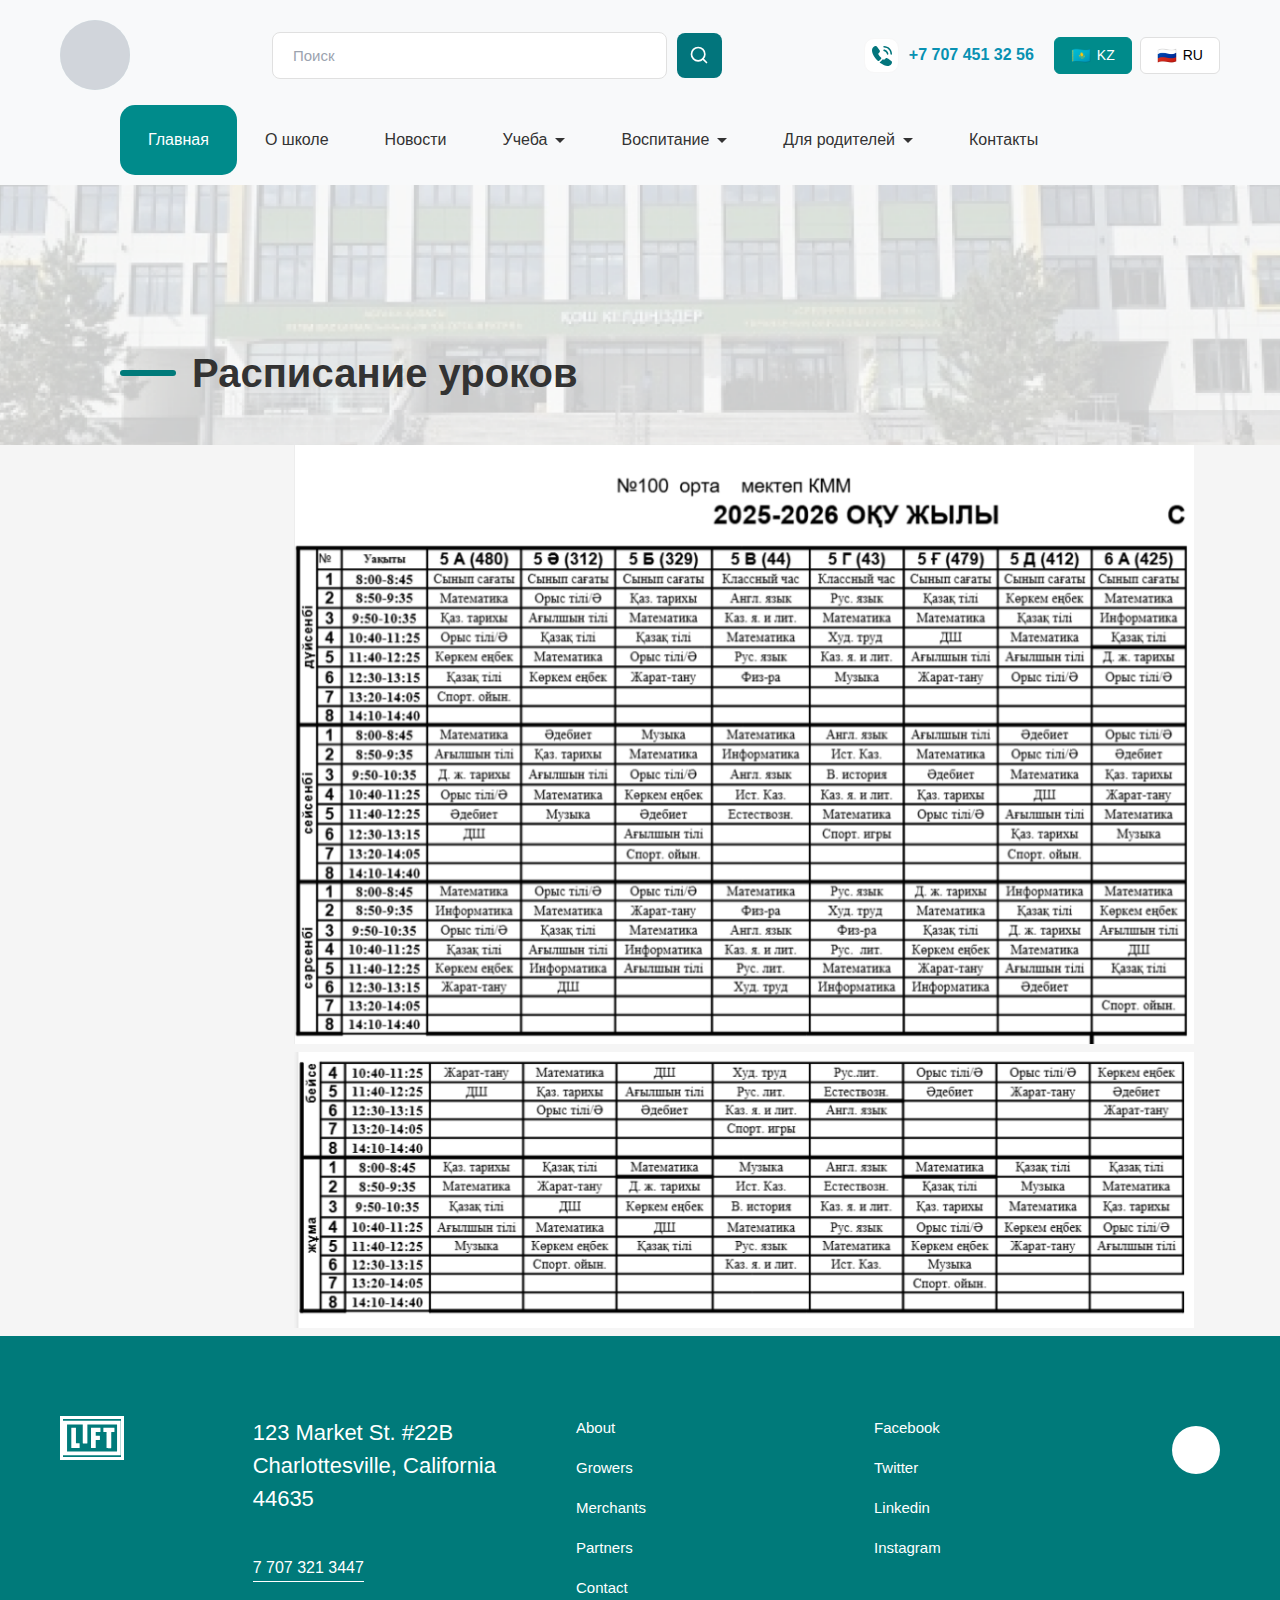
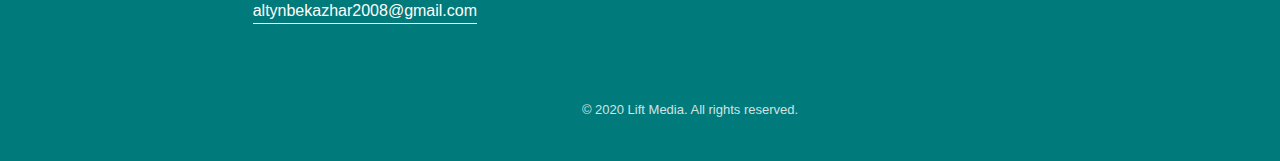
<file: study.html>
<!DOCTYPE html>
<html lang="ru">
<head>
    <meta charset="UTF-8">
    <meta name="viewport" content="width=device-width, initial-scale=1.0">
    <title>Комфортная средняя школа №106</title>
    <link rel="stylesheet" href="style.css">
</head>
<body>
    <header class="header">
        <div class="container1">
            <div class="header-top">
                <div class="logo">
                    <div class="logo-circle"></div>
                </div>
                
                <div class="search-bar">
                    <input type="text" placeholder="Поиск" class="search-input">
                    <button class="search-btn">
                        <svg width="20" height="20" viewBox="0 0 24 24" fill="none">
                            <circle cx="11" cy="11" r="8" stroke="white" stroke-width="2"/>
                            <path d="M21 21L16.65 16.65" stroke="white" stroke-width="2" stroke-linecap="round"/>
                        </svg>
                    </button>
                </div>

                <div class="header-right">
                    <div class="phone">
                        <div class="num">
                            <svg width="24" height="24" viewBox="0 0 24 24" fill="none" xmlns="http://www.w3.org/2000/svg">
<path d="M17.62 10.75C17.19 10.75 16.85 10.4 16.85 9.98001C16.85 9.61001 16.48 8.84001 15.86 8.17001C15.25 7.52001 14.58 7.14001 14.02 7.14001C13.59 7.14001 13.25 6.79001 13.25 6.37001C13.25 5.95001 13.6 5.60001 14.02 5.60001C15.02 5.60001 16.07 6.14001 16.99 7.11001C17.85 8.02001 18.4 9.15001 18.4 9.97001C18.4 10.4 18.05 10.75 17.62 10.75Z" fill="#02757C"/>
<path d="M21.23 10.75C20.8 10.75 20.46 10.4 20.46 9.98C20.46 6.43 17.57 3.55 14.03 3.55C13.6 3.55 13.26 3.2 13.26 2.78C13.26 2.36 13.6 2 14.02 2C18.42 2 22 5.58 22 9.98C22 10.4 21.65 10.75 21.23 10.75Z" fill="#02757C"/>
<path d="M11.05 14.95L9.2 16.8C8.81 17.19 8.19 17.19 7.79 16.81C7.68 16.7 7.57 16.6 7.46 16.49C6.43 15.45 5.5 14.36 4.67 13.22C3.85 12.08 3.19 10.94 2.71 9.81C2.24 8.67 2 7.58 2 6.54C2 5.86 2.12 5.21 2.36 4.61C2.6 4 2.98 3.44 3.51 2.94C4.15 2.31 4.85 2 5.59 2C5.87 2 6.15 2.06 6.4 2.18C6.66 2.3 6.89 2.48 7.07 2.74L9.39 6.01C9.57 6.26 9.7 6.49 9.79 6.71C9.88 6.92 9.93 7.13 9.93 7.32C9.93 7.56 9.86 7.8 9.72 8.03C9.59 8.26 9.4 8.5 9.16 8.74L8.4 9.53C8.29 9.64 8.24 9.77 8.24 9.93C8.24 10.01 8.25 10.08 8.27 10.16C8.3 10.24 8.33 10.3 8.35 10.36C8.53 10.69 8.84 11.12 9.28 11.64C9.73 12.16 10.21 12.69 10.73 13.22C10.83 13.32 10.94 13.42 11.04 13.52C11.44 13.91 11.45 14.55 11.05 14.95Z" fill="#02757C"/>
<path d="M21.97 18.33C21.97 18.61 21.92 18.9 21.82 19.18C21.79 19.26 21.76 19.34 21.72 19.42C21.55 19.78 21.33 20.12 21.04 20.44C20.55 20.98 20.01 21.37 19.4 21.62C19.39 21.62 19.38 21.63 19.37 21.63C18.78 21.87 18.14 22 17.45 22C16.43 22 15.34 21.76 14.19 21.27C13.04 20.78 11.89 20.12 10.75 19.29C10.36 19 9.96998 18.71 9.59998 18.4L12.87 15.13C13.15 15.34 13.4 15.5 13.61 15.61C13.66 15.63 13.72 15.66 13.79 15.69C13.87 15.72 13.95 15.73 14.04 15.73C14.21 15.73 14.34 15.67 14.45 15.56L15.21 14.81C15.46 14.56 15.7 14.37 15.93 14.25C16.16 14.11 16.39 14.04 16.64 14.04C16.83 14.04 17.03 14.08 17.25 14.17C17.47 14.26 17.7 14.39 17.95 14.56L21.26 16.91C21.52 17.09 21.7 17.3 21.81 17.55C21.91 17.8 21.97 18.05 21.97 18.33Z" fill="#02757C"/>
</svg>

                        </div>
                        <span>+7 707 451 32 56</span>
                    </div>
                    <div class="lang-switcher">
                        <button class="lang-btn active">
                            <span class="flag">🇰🇿</span> KZ
                        </button>
                        <button class="lang-btn">
                            <span class="flag">🇷🇺</span> RU
                        </button>
                    </div>
                </div>
            </div>
            <nav>
            <ul class="nav-menu" id="navMenu">
                <li class="nav-item active">
                    <a href="/index.html" class="nav-link">Главная</a>
                </li>
                <li class="nav-item">
                    <a href="./about.html" class="nav-link">О школе</a>
                </li>
                <li class="nav-item">
                    <a href="./news.html" class="nav-link">Новости</a>
                </li>
                <li class="nav-item ">
                    <a href="#" class="nav-link has-dropdown">Учеба</a>
                    <ul class="dropdown-menu">
                        <li><a href="./study.html" class="dropdown-link">Расписание занятий</a></li>
                        <li><a href="./subject.html" class="dropdown-link">Учебные программы</a></li>
                        
                    </ul>
                </li>
                <li class="nav-item">
                    <a href="./manera.html" class="nav-link has-dropdown">Воспитание</a>
                    <ul class="dropdown-menu">
                        <li><a href="#" class="dropdown-link">Кружки и секции</a></li>
                        <li><a href="#" class="dropdown-link">Мероприятия</a></li>
                    </ul>
                </li>
                <li class="nav-item">
                    <a href="./parents.html" class="nav-link has-dropdown">Для родителей</a>
                    <ul class="dropdown-menu">
                        <li><a href="./kitchen.html" class="dropdown-link">Столовая</a></li>
                        <li><a href="#" class="dropdown-link">Документы</a></li>
                
                    </ul>
                </li>
                <li class="nav-item">
                    <a href="./contacts.html" class="nav-link">Контакты</a>
                </li>
            </ul>
        </nav>
        </div>
    </header>
<section class="about-header">
  <h2 class="about-title">
    <span class="about-title__line"></span>
    Расписание уроков
  </h2>
</section>
<section class="schedule">
    <div>
        <img src="./schedule.png" width="900px" alt="">
    </div>
    <div>
        <img src="./scheduel2.png"  width="900px">
    </div>
</section>

    <footer class="footer">
  <div class="container">

    <div class="footer-grid">


      <div class="footer-left">
        <div style="display: flex;justify-content: space-between;">
        <div class="logo2"><svg width="84" height="50" viewBox="0 0 84 50" fill="none" xmlns="http://www.w3.org/2000/svg">
<path d="M40.5689 10.9102L40.575 38.7585C40.575 38.9775 40.5811 39.1965 40.5932 39.414C40.5934 39.5156 40.6698 39.6008 40.7706 39.6117C40.8659 39.6268 40.9622 39.6345 41.0586 39.6345H46.7333L46.7817 39.6343C47.078 39.6332 47.2307 39.6326 47.3094 39.556C47.393 39.4745 47.3929 39.3072 47.3928 38.9621L47.3928 38.4908C47.3837 35.3771 47.3837 32.2634 47.3928 29.1497C47.3932 29.0512 47.3868 28.9518 47.3804 28.8521C47.3619 28.5672 47.3434 28.2806 47.4838 28.0091C47.7618 27.9052 48.0482 27.9195 48.3336 27.9338C48.4326 27.9388 48.5316 27.9437 48.63 27.9437H52.922C53.295 27.9422 53.348 27.8981 53.4178 27.5589C53.4478 27.4164 53.4635 27.2712 53.4648 27.1255V22.528C53.4602 22.3587 53.4373 22.1904 53.3965 22.0261C53.3314 21.7432 53.2783 21.7006 53.0115 21.6869H48.2782C48.2136 21.6869 48.1489 21.6881 48.0842 21.6893C47.9548 21.6917 47.8254 21.694 47.6961 21.6869C47.4702 21.6869 47.411 21.6154 47.3928 21.3828C47.3913 21.3584 47.3913 21.3341 47.3928 21.3098V16.7852C47.3944 16.4963 47.4626 16.4324 47.7279 16.4187H53.4072C53.6012 16.4187 53.7953 16.4157 53.9878 16.405C54.1162 16.405 54.2205 16.3011 54.2213 16.1723C54.2319 15.9792 54.2319 15.7845 54.2319 15.5898V10.8463C54.2319 10.7853 54.2322 10.7287 54.2325 10.6763C54.2343 10.3456 54.2352 10.1795 54.1529 10.0971C54.0704 10.0144 53.9043 10.0153 53.5717 10.0169C53.5213 10.0172 53.467 10.0174 53.4087 10.0174H41.4786C41.3879 10.0174 41.3062 10.0166 41.2325 10.0159C40.9008 10.0125 40.7335 10.0108 40.6496 10.0937C40.5642 10.178 40.5655 10.35 40.568 10.6973C40.5684 10.762 40.5689 10.8328 40.5689 10.9102Z" fill="white"/>
<path d="M63.0586 29.7885V21.6139C63.0785 21.079 63.0613 20.5434 63.007 20.0109C62.9901 19.7929 62.9967 19.5736 63.0267 19.357C63.098 18.4597 63.1147 17.5593 63.0965 16.6605C63.0965 16.3731 63.0298 16.3122 62.7493 16.3107H59.476C59.3507 16.3107 59.2407 16.3123 59.1441 16.3137C58.7934 16.3187 58.6204 16.3212 58.536 16.236C58.4539 16.1529 58.4559 15.9865 58.4599 15.6579C58.4611 15.5585 58.4625 15.4443 58.4618 15.313C58.4567 14.3235 58.4584 13.3339 58.4601 12.3443L58.4601 12.334C58.461 11.8426 58.4618 11.3513 58.4618 10.86C58.4618 10.6653 58.4618 10.4706 58.4739 10.2775C58.471 10.2165 58.4927 10.1568 58.534 10.112C58.5753 10.0671 58.6329 10.0407 58.6937 10.0387C58.862 10.0266 59.0318 10.0235 59.2016 10.0235H73.7561C74.5035 10.0235 74.5141 10.0235 74.5141 10.8007V15.5442C74.5141 15.7145 74.5141 15.8849 74.5005 16.0552C74.5029 16.1169 74.4805 16.177 74.4383 16.2219C74.3961 16.2668 74.3376 16.2928 74.2761 16.294C74.1063 16.3046 73.9365 16.3092 73.7682 16.3107H70.7769C70.5829 16.3107 70.3888 16.3107 70.1963 16.3214C70.0695 16.3144 69.9604 16.4103 69.9507 16.5373C69.9408 16.6094 69.9347 16.682 69.9325 16.7548C69.9236 17.1661 69.9102 17.5775 69.8967 17.989C69.8664 18.9148 69.8362 19.8409 69.8582 20.7653C69.9408 24.3168 69.926 27.8683 69.9111 31.4203L69.9111 31.423C69.9039 33.1482 69.8967 34.8734 69.9007 36.5989C69.9007 37.1215 69.8859 37.6463 69.8712 38.1714C69.8614 38.5215 69.8515 38.8726 69.8461 39.2223C69.8385 39.6238 69.796 39.6664 69.3685 39.6679H65.8815C65.081 39.6679 64.2805 39.6679 63.48 39.6543C63.1495 39.6543 63.0995 39.598 63.0798 39.2786C63.0646 39.0125 63.0646 38.7433 63.0646 38.4756C63.0606 35.5799 63.0586 32.6842 63.0586 29.7885Z" fill="white"/>
<path d="M12.0423 10.9725L12.0468 39.2862C12.0605 39.6086 12.1014 39.6436 12.4501 39.6573H23.2158C23.2725 39.6573 23.3291 39.6583 23.3857 39.6593C23.4988 39.6614 23.6116 39.6634 23.7237 39.6573C24.0193 39.6451 24.0709 39.598 24.0845 39.3227V33.6302C24.0838 33.171 24.1036 32.9579 24.0068 32.8596C23.9086 32.76 23.6906 32.7785 23.2098 32.7785H19.2816C18.8268 32.777 18.7707 32.7207 18.76 32.2873C18.7419 31.7033 18.7419 31.1192 18.7419 30.5352V11.0455C18.7419 10.9725 18.7429 10.8995 18.7439 10.8265C18.7459 10.6805 18.7479 10.5345 18.7419 10.3885C18.7282 10.0767 18.6767 10.0311 18.3401 10.0174H13.0292C12.4716 10.0197 12.2255 9.98711 12.1185 10.0939C12.0137 10.1985 12.0423 10.4367 12.0423 10.9725Z" fill="white"/>
<path fill-rule="evenodd" clip-rule="evenodd" d="M0.967263 49.9063C0.853875 49.9063 0.753654 49.9076 0.665095 49.9087C0.322897 49.9131 0.154775 49.9153 0.073845 49.8324C-0.00428295 49.7523 -0.00118643 49.593 0.00489941 49.2799C0.00684518 49.1798 0.00909651 49.0639 0.00909651 48.9299C0.00303217 33.1415 0 17.351 0 1.55846V0.60945C0 0.031526 0.0136448 0.0132758 0.618563 0.00110903H82.5478C82.624 0.00110903 82.6947 0.000790529 82.7603 0.00049489C83.2033 -0.00150093 83.4149 -0.00245411 83.5144 0.102664C83.6052 0.198756 83.6024 0.383485 83.5971 0.737081C83.5956 0.833258 83.5939 0.942969 83.5939 1.0657V48.8752C83.5939 49.0068 83.5959 49.1218 83.5975 49.2223C83.6033 49.5645 83.6062 49.7384 83.5208 49.8253C83.4329 49.9148 83.2515 49.9124 82.8833 49.9075C82.7814 49.9062 82.6651 49.9046 82.5327 49.9048L0.967263 49.9063ZM77.3507 44.6487C77.5918 44.6487 77.8343 44.6411 78.0769 44.6259C78.1789 44.6244 78.2617 44.5427 78.2649 44.4404C78.2801 44.1986 78.2907 43.9552 78.2907 43.7119V5.68301C78.2755 5.39557 78.2179 5.33169 77.9526 5.31648C77.7752 5.30777 77.5957 5.30823 77.4168 5.30868L77.2976 5.30888H36.333C36.2083 5.30888 36.0983 5.30734 36.0014 5.30598C35.6404 5.30093 35.4601 5.29841 35.3713 5.38729C35.2827 5.47601 35.2852 5.65579 35.2901 6.01503C35.2915 6.11571 35.2931 6.23049 35.293 6.36131V31.834C35.293 32.0774 35.2884 32.3207 35.2793 32.5641C35.2814 32.6255 35.2585 32.6851 35.2159 32.7292C35.1733 32.7734 35.1147 32.7983 35.0534 32.7983C34.8918 32.8097 34.7301 32.8105 34.5684 32.8114L34.4712 32.812H29.597C29.4774 32.812 29.3721 32.8135 29.2794 32.8148C28.9387 32.8196 28.7689 32.8221 28.6854 32.7384C28.6025 32.6553 28.6047 32.4872 28.6091 32.1522C28.6103 32.0655 28.6116 31.9674 28.6116 31.8569V6.23812C28.6116 6.15251 28.6123 6.07474 28.6129 6.00409C28.616 5.66226 28.6176 5.48694 28.531 5.39798C28.4402 5.3048 28.2527 5.30589 27.8687 5.30811C27.8046 5.30848 27.735 5.30888 27.6595 5.30888H7.49553C7.17473 5.30888 6.85393 5.29985 6.53373 5.29084C6.41812 5.28758 6.30258 5.28433 6.18715 5.2815C5.95518 5.2815 5.88393 5.32865 5.88393 5.57351C5.87028 6.08451 5.8627 6.594 5.8627 7.105V42.8693C5.8627 43.137 5.8627 43.4047 5.8718 43.6724C5.876 43.8149 5.87669 43.9368 5.87728 44.041C5.87896 44.3358 5.87983 44.4892 5.95693 44.5683C6.04055 44.6541 6.21384 44.6524 6.57509 44.6489C6.65626 44.6481 6.74691 44.6472 6.84816 44.6472L77.3507 44.6487Z" fill="white"/>
</svg>
</div>
<div>
        <p class="address">
          123 Market St. #22B<br>
          Charlottesville, California<br>
          44635
        </p>

        <a href="tel:+77073213447" class="link">7 707 321 3447</a>
        <a href="mailto:altynbekazhar2008@gmail.com" class="link">
          altynbekazhar2008@gmail.com
        </a>
      </div>
      </div>
</div>  
  
      <div class="footer-menu">
        <a href="#">About</a>
        <a href="#">Growers</a>
        <a href="#">Merchants</a>
        <a href="#">Partners</a>
        <a href="#">Contact</a>
      </div>


      <div class="footer-social">
        <a href="#">Facebook</a>
        <a href="#">Twitter</a>
        <a href="#">Linkedin</a>
        <a href="#">Instagram</a>
      </div>


      <div class="footer-circle"></div>

    </div>

    <div class="copyright">
      © 2020 Lift Media. All rights reserved.
    </div>

  </div>
</footer>
</body>
</html>


<style>
    .schedule{
        align-items: center;
        margin-left: 23%;
    }
        .about-header {
  height: 260px;
  background: url("./about-school.png") center/cover no-repeat;
  position: relative;
  display: flex;
  align-items: flex-end;
}

.about-header::after {
  content: "";
  position: absolute;
  inset: 0;
  background: rgba(255, 255, 255, 0.29);
}

.about-title {
  position: relative;
  z-index: 1;
  font-size: 40px;
  font-weight: 700;
  margin: 0 0 40px 120px;
  display: flex;
  align-items: center;
  gap: 16px;
}

.about-title__line {
  width: 56px;
  height: 6px;
  background: #007a7a;
  border-radius: 3px;
}
@media (max-width: 900px) {
.schedule img{
    width: 300px;
    margin-left: -25px;
}
.about-title{
    text-align: start;
    margin-left: -20px;
}
}

/* MOBILE */
@media (max-width: 500px) {
 .schedule img{
    width: 300px;
    margin-left: -25px;
}
.about-title{
    text-align: start;
    margin-left: -20px;
}
}
</style>
</file>
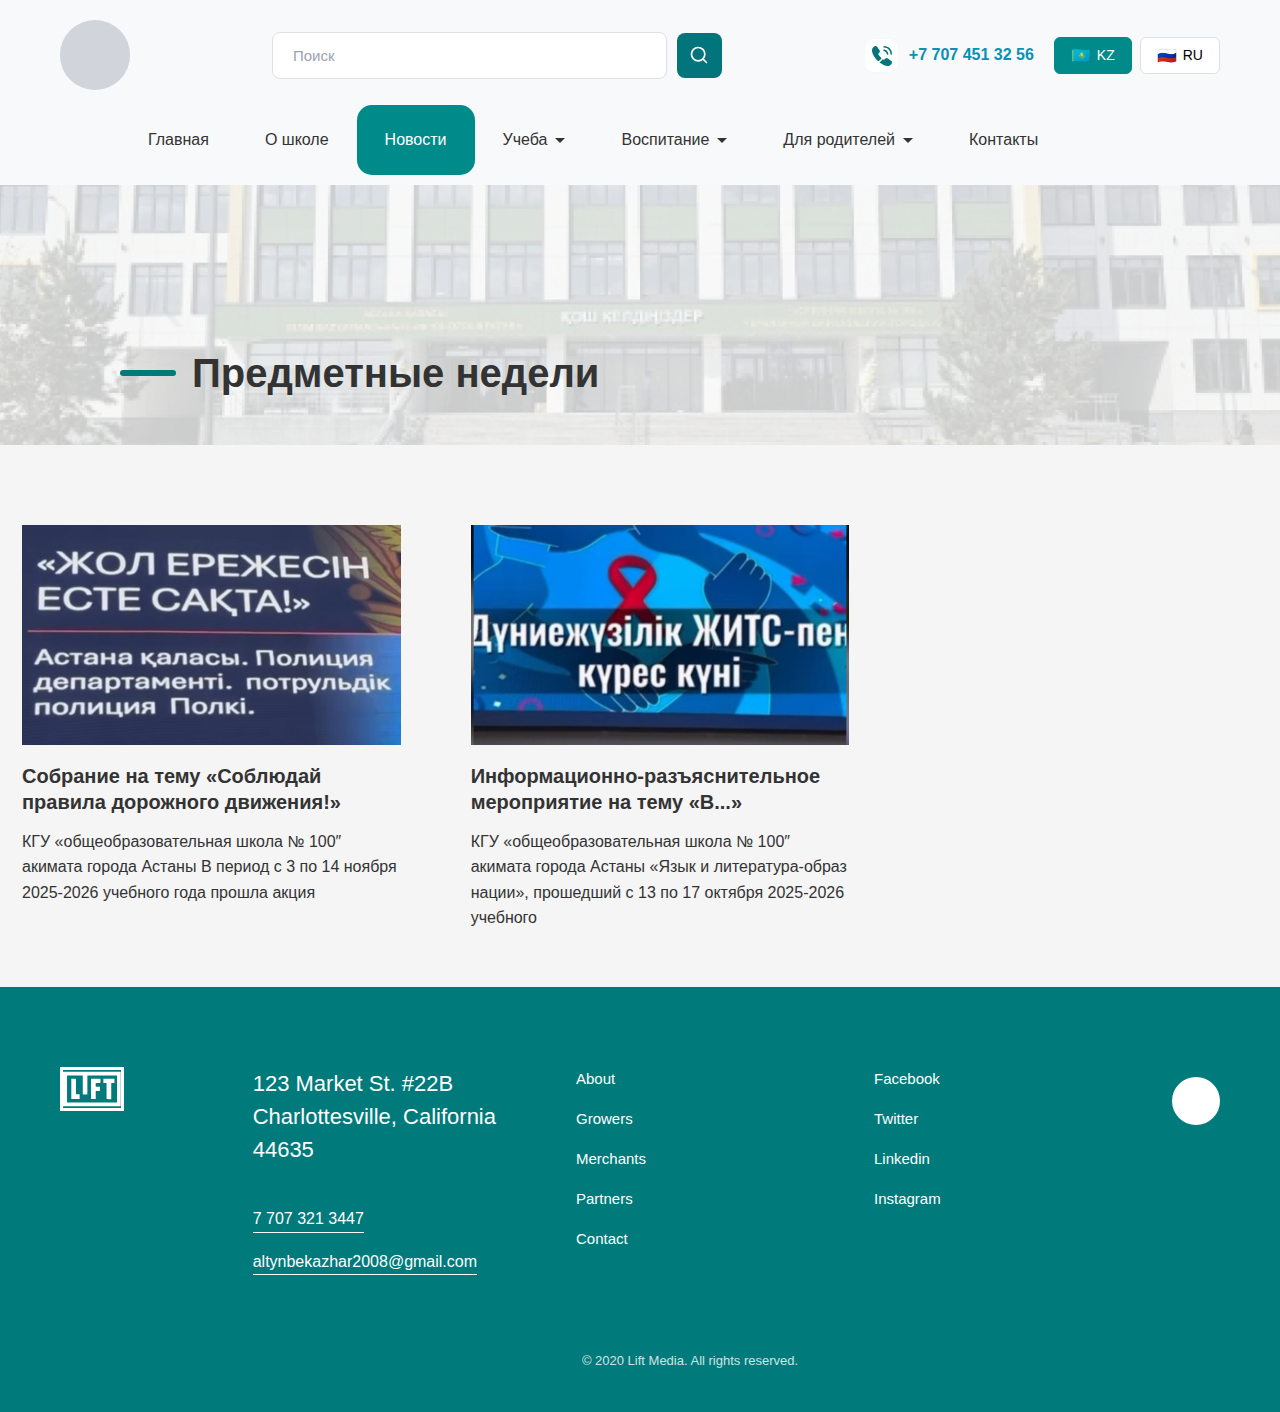
<file: subject.html>
<!DOCTYPE html>
<html lang="ru">
<head>
    <meta charset="UTF-8">
    <meta name="viewport" content="width=device-width, initial-scale=1.0">
    <title>Комфортная средняя школа №106</title>
    <link rel="stylesheet" href="style.css">
</head>
<body>
    <header class="header">
        <div class="container1">
            <div class="header-top">
                <div class="logo">
                    <div class="logo-circle"></div>
                </div>
                
                <div class="search-bar">
                    <input type="text" placeholder="Поиск" class="search-input">
                    <button class="search-btn">
                        <svg width="20" height="20" viewBox="0 0 24 24" fill="none">
                            <circle cx="11" cy="11" r="8" stroke="white" stroke-width="2"/>
                            <path d="M21 21L16.65 16.65" stroke="white" stroke-width="2" stroke-linecap="round"/>
                        </svg>
                    </button>
                </div>

                <div class="header-right">
                    <div class="phone">
                        <div class="num">
                            <svg width="24" height="24" viewBox="0 0 24 24" fill="none" xmlns="http://www.w3.org/2000/svg">
<path d="M17.62 10.75C17.19 10.75 16.85 10.4 16.85 9.98001C16.85 9.61001 16.48 8.84001 15.86 8.17001C15.25 7.52001 14.58 7.14001 14.02 7.14001C13.59 7.14001 13.25 6.79001 13.25 6.37001C13.25 5.95001 13.6 5.60001 14.02 5.60001C15.02 5.60001 16.07 6.14001 16.99 7.11001C17.85 8.02001 18.4 9.15001 18.4 9.97001C18.4 10.4 18.05 10.75 17.62 10.75Z" fill="#02757C"/>
<path d="M21.23 10.75C20.8 10.75 20.46 10.4 20.46 9.98C20.46 6.43 17.57 3.55 14.03 3.55C13.6 3.55 13.26 3.2 13.26 2.78C13.26 2.36 13.6 2 14.02 2C18.42 2 22 5.58 22 9.98C22 10.4 21.65 10.75 21.23 10.75Z" fill="#02757C"/>
<path d="M11.05 14.95L9.2 16.8C8.81 17.19 8.19 17.19 7.79 16.81C7.68 16.7 7.57 16.6 7.46 16.49C6.43 15.45 5.5 14.36 4.67 13.22C3.85 12.08 3.19 10.94 2.71 9.81C2.24 8.67 2 7.58 2 6.54C2 5.86 2.12 5.21 2.36 4.61C2.6 4 2.98 3.44 3.51 2.94C4.15 2.31 4.85 2 5.59 2C5.87 2 6.15 2.06 6.4 2.18C6.66 2.3 6.89 2.48 7.07 2.74L9.39 6.01C9.57 6.26 9.7 6.49 9.79 6.71C9.88 6.92 9.93 7.13 9.93 7.32C9.93 7.56 9.86 7.8 9.72 8.03C9.59 8.26 9.4 8.5 9.16 8.74L8.4 9.53C8.29 9.64 8.24 9.77 8.24 9.93C8.24 10.01 8.25 10.08 8.27 10.16C8.3 10.24 8.33 10.3 8.35 10.36C8.53 10.69 8.84 11.12 9.28 11.64C9.73 12.16 10.21 12.69 10.73 13.22C10.83 13.32 10.94 13.42 11.04 13.52C11.44 13.91 11.45 14.55 11.05 14.95Z" fill="#02757C"/>
<path d="M21.97 18.33C21.97 18.61 21.92 18.9 21.82 19.18C21.79 19.26 21.76 19.34 21.72 19.42C21.55 19.78 21.33 20.12 21.04 20.44C20.55 20.98 20.01 21.37 19.4 21.62C19.39 21.62 19.38 21.63 19.37 21.63C18.78 21.87 18.14 22 17.45 22C16.43 22 15.34 21.76 14.19 21.27C13.04 20.78 11.89 20.12 10.75 19.29C10.36 19 9.96998 18.71 9.59998 18.4L12.87 15.13C13.15 15.34 13.4 15.5 13.61 15.61C13.66 15.63 13.72 15.66 13.79 15.69C13.87 15.72 13.95 15.73 14.04 15.73C14.21 15.73 14.34 15.67 14.45 15.56L15.21 14.81C15.46 14.56 15.7 14.37 15.93 14.25C16.16 14.11 16.39 14.04 16.64 14.04C16.83 14.04 17.03 14.08 17.25 14.17C17.47 14.26 17.7 14.39 17.95 14.56L21.26 16.91C21.52 17.09 21.7 17.3 21.81 17.55C21.91 17.8 21.97 18.05 21.97 18.33Z" fill="#02757C"/>
</svg>

                        </div>
                        <span>+7 707 451 32 56</span>
                    </div>
                    <div class="lang-switcher">
                        <button class="lang-btn active">
                            <span class="flag">🇰🇿</span> KZ
                        </button>
                        <button class="lang-btn">
                            <span class="flag">🇷🇺</span> RU
                        </button>
                    </div>
                </div>
            </div>

            <nav>
            <ul class="nav-menu" id="navMenu">
                <li class="nav-item ">
                    <a href="/index.html" class="nav-link">Главная</a>
                </li>
                <li class="nav-item">
                    <a href="./about.html" class="nav-link">О школе</a>
                </li>
                <li class="nav-item active">
                    <a href="./news.html" class="nav-link">Новости</a>
                </li>
                <li class="nav-item ">
                    <a href="#" class="nav-link has-dropdown">Учеба</a>
                    <ul class="dropdown-menu">
                        <li><a href="./study.html" class="dropdown-link">Расписание занятий</a></li>
                        <li><a href="./subject.html" class="dropdown-link">Учебные программы</a></li>
                        
                    </ul>
                </li>
                <li class="nav-item">
                    <a href="./manera.html" class="nav-link has-dropdown">Воспитание</a>
                    <ul class="dropdown-menu">
                        <li><a href="#" class="dropdown-link">Кружки и секции</a></li>
                        <li><a href="#" class="dropdown-link">Мероприятия</a></li>
                    </ul>
                </li>
                <li class="nav-item">
                    <a href="./parents.html" class="nav-link has-dropdown">Для родителей</a>
                    <ul class="dropdown-menu">
                        <li><a href="./kitchen.html" class="dropdown-link">Столовая</a></li>
                        <li><a href="#" class="dropdown-link">Документы</a></li>
                
                    </ul>
                </li>
                <li class="nav-item">
                    <a href="./contacts.html" class="nav-link">Контакты</a>
                </li>
            </ul>
        </nav>
        </div>
    </header>



<section class="about-header">
  <h2 class="about-title">
    <span class="about-title__line"></span>
    Предметные недели
  </h2>
</section>


<section class="news">
  <div class="container">
    <div class="news-grid">

      <article class="news-card">
        <div class="news-img">
          <img src="news1.png" alt="">
        </div>
        <h3>Собрание на тему «Соблюдай правила дорожного движения!»</h3>
        
        <p>
          КГУ «общеобразовательная школа № 100″ акимата города Астаны В период с 3 по 14 ноября 2025-2026 учебного года прошла акция
        </p>
      
      </article>

      <article class="news-card">
        <div class="news-img">
          <img src="news2.png" alt="">
        </div>
        <h3>
          Информационно-разъяснительное мероприятие
          на тему «В...»
        </h3>
        
        <p>
          КГУ «общеобразовательная школа № 100″ акимата города Астаны «Язык и литература-образ нации», прошедший с 13 по 17 октября 2025-2026 учебного
        </p>
      
      </article>


    </div>
  </div>
</section>

    <footer class="footer">
  <div class="container">

    <div class="footer-grid">

      <!-- LEFT -->
      <div class="footer-left">
        <div style="display: flex;justify-content: space-between;">
        <div class="logo2"><svg width="84" height="50" viewBox="0 0 84 50" fill="none" xmlns="http://www.w3.org/2000/svg">
<path d="M40.5689 10.9102L40.575 38.7585C40.575 38.9775 40.5811 39.1965 40.5932 39.414C40.5934 39.5156 40.6698 39.6008 40.7706 39.6117C40.8659 39.6268 40.9622 39.6345 41.0586 39.6345H46.7333L46.7817 39.6343C47.078 39.6332 47.2307 39.6326 47.3094 39.556C47.393 39.4745 47.3929 39.3072 47.3928 38.9621L47.3928 38.4908C47.3837 35.3771 47.3837 32.2634 47.3928 29.1497C47.3932 29.0512 47.3868 28.9518 47.3804 28.8521C47.3619 28.5672 47.3434 28.2806 47.4838 28.0091C47.7618 27.9052 48.0482 27.9195 48.3336 27.9338C48.4326 27.9388 48.5316 27.9437 48.63 27.9437H52.922C53.295 27.9422 53.348 27.8981 53.4178 27.5589C53.4478 27.4164 53.4635 27.2712 53.4648 27.1255V22.528C53.4602 22.3587 53.4373 22.1904 53.3965 22.0261C53.3314 21.7432 53.2783 21.7006 53.0115 21.6869H48.2782C48.2136 21.6869 48.1489 21.6881 48.0842 21.6893C47.9548 21.6917 47.8254 21.694 47.6961 21.6869C47.4702 21.6869 47.411 21.6154 47.3928 21.3828C47.3913 21.3584 47.3913 21.3341 47.3928 21.3098V16.7852C47.3944 16.4963 47.4626 16.4324 47.7279 16.4187H53.4072C53.6012 16.4187 53.7953 16.4157 53.9878 16.405C54.1162 16.405 54.2205 16.3011 54.2213 16.1723C54.2319 15.9792 54.2319 15.7845 54.2319 15.5898V10.8463C54.2319 10.7853 54.2322 10.7287 54.2325 10.6763C54.2343 10.3456 54.2352 10.1795 54.1529 10.0971C54.0704 10.0144 53.9043 10.0153 53.5717 10.0169C53.5213 10.0172 53.467 10.0174 53.4087 10.0174H41.4786C41.3879 10.0174 41.3062 10.0166 41.2325 10.0159C40.9008 10.0125 40.7335 10.0108 40.6496 10.0937C40.5642 10.178 40.5655 10.35 40.568 10.6973C40.5684 10.762 40.5689 10.8328 40.5689 10.9102Z" fill="white"/>
<path d="M63.0586 29.7885V21.6139C63.0785 21.079 63.0613 20.5434 63.007 20.0109C62.9901 19.7929 62.9967 19.5736 63.0267 19.357C63.098 18.4597 63.1147 17.5593 63.0965 16.6605C63.0965 16.3731 63.0298 16.3122 62.7493 16.3107H59.476C59.3507 16.3107 59.2407 16.3123 59.1441 16.3137C58.7934 16.3187 58.6204 16.3212 58.536 16.236C58.4539 16.1529 58.4559 15.9865 58.4599 15.6579C58.4611 15.5585 58.4625 15.4443 58.4618 15.313C58.4567 14.3235 58.4584 13.3339 58.4601 12.3443L58.4601 12.334C58.461 11.8426 58.4618 11.3513 58.4618 10.86C58.4618 10.6653 58.4618 10.4706 58.4739 10.2775C58.471 10.2165 58.4927 10.1568 58.534 10.112C58.5753 10.0671 58.6329 10.0407 58.6937 10.0387C58.862 10.0266 59.0318 10.0235 59.2016 10.0235H73.7561C74.5035 10.0235 74.5141 10.0235 74.5141 10.8007V15.5442C74.5141 15.7145 74.5141 15.8849 74.5005 16.0552C74.5029 16.1169 74.4805 16.177 74.4383 16.2219C74.3961 16.2668 74.3376 16.2928 74.2761 16.294C74.1063 16.3046 73.9365 16.3092 73.7682 16.3107H70.7769C70.5829 16.3107 70.3888 16.3107 70.1963 16.3214C70.0695 16.3144 69.9604 16.4103 69.9507 16.5373C69.9408 16.6094 69.9347 16.682 69.9325 16.7548C69.9236 17.1661 69.9102 17.5775 69.8967 17.989C69.8664 18.9148 69.8362 19.8409 69.8582 20.7653C69.9408 24.3168 69.926 27.8683 69.9111 31.4203L69.9111 31.423C69.9039 33.1482 69.8967 34.8734 69.9007 36.5989C69.9007 37.1215 69.8859 37.6463 69.8712 38.1714C69.8614 38.5215 69.8515 38.8726 69.8461 39.2223C69.8385 39.6238 69.796 39.6664 69.3685 39.6679H65.8815C65.081 39.6679 64.2805 39.6679 63.48 39.6543C63.1495 39.6543 63.0995 39.598 63.0798 39.2786C63.0646 39.0125 63.0646 38.7433 63.0646 38.4756C63.0606 35.5799 63.0586 32.6842 63.0586 29.7885Z" fill="white"/>
<path d="M12.0423 10.9725L12.0468 39.2862C12.0605 39.6086 12.1014 39.6436 12.4501 39.6573H23.2158C23.2725 39.6573 23.3291 39.6583 23.3857 39.6593C23.4988 39.6614 23.6116 39.6634 23.7237 39.6573C24.0193 39.6451 24.0709 39.598 24.0845 39.3227V33.6302C24.0838 33.171 24.1036 32.9579 24.0068 32.8596C23.9086 32.76 23.6906 32.7785 23.2098 32.7785H19.2816C18.8268 32.777 18.7707 32.7207 18.76 32.2873C18.7419 31.7033 18.7419 31.1192 18.7419 30.5352V11.0455C18.7419 10.9725 18.7429 10.8995 18.7439 10.8265C18.7459 10.6805 18.7479 10.5345 18.7419 10.3885C18.7282 10.0767 18.6767 10.0311 18.3401 10.0174H13.0292C12.4716 10.0197 12.2255 9.98711 12.1185 10.0939C12.0137 10.1985 12.0423 10.4367 12.0423 10.9725Z" fill="white"/>
<path fill-rule="evenodd" clip-rule="evenodd" d="M0.967263 49.9063C0.853875 49.9063 0.753654 49.9076 0.665095 49.9087C0.322897 49.9131 0.154775 49.9153 0.073845 49.8324C-0.00428295 49.7523 -0.00118643 49.593 0.00489941 49.2799C0.00684518 49.1798 0.00909651 49.0639 0.00909651 48.9299C0.00303217 33.1415 0 17.351 0 1.55846V0.60945C0 0.031526 0.0136448 0.0132758 0.618563 0.00110903H82.5478C82.624 0.00110903 82.6947 0.000790529 82.7603 0.00049489C83.2033 -0.00150093 83.4149 -0.00245411 83.5144 0.102664C83.6052 0.198756 83.6024 0.383485 83.5971 0.737081C83.5956 0.833258 83.5939 0.942969 83.5939 1.0657V48.8752C83.5939 49.0068 83.5959 49.1218 83.5975 49.2223C83.6033 49.5645 83.6062 49.7384 83.5208 49.8253C83.4329 49.9148 83.2515 49.9124 82.8833 49.9075C82.7814 49.9062 82.6651 49.9046 82.5327 49.9048L0.967263 49.9063ZM77.3507 44.6487C77.5918 44.6487 77.8343 44.6411 78.0769 44.6259C78.1789 44.6244 78.2617 44.5427 78.2649 44.4404C78.2801 44.1986 78.2907 43.9552 78.2907 43.7119V5.68301C78.2755 5.39557 78.2179 5.33169 77.9526 5.31648C77.7752 5.30777 77.5957 5.30823 77.4168 5.30868L77.2976 5.30888H36.333C36.2083 5.30888 36.0983 5.30734 36.0014 5.30598C35.6404 5.30093 35.4601 5.29841 35.3713 5.38729C35.2827 5.47601 35.2852 5.65579 35.2901 6.01503C35.2915 6.11571 35.2931 6.23049 35.293 6.36131V31.834C35.293 32.0774 35.2884 32.3207 35.2793 32.5641C35.2814 32.6255 35.2585 32.6851 35.2159 32.7292C35.1733 32.7734 35.1147 32.7983 35.0534 32.7983C34.8918 32.8097 34.7301 32.8105 34.5684 32.8114L34.4712 32.812H29.597C29.4774 32.812 29.3721 32.8135 29.2794 32.8148C28.9387 32.8196 28.7689 32.8221 28.6854 32.7384C28.6025 32.6553 28.6047 32.4872 28.6091 32.1522C28.6103 32.0655 28.6116 31.9674 28.6116 31.8569V6.23812C28.6116 6.15251 28.6123 6.07474 28.6129 6.00409C28.616 5.66226 28.6176 5.48694 28.531 5.39798C28.4402 5.3048 28.2527 5.30589 27.8687 5.30811C27.8046 5.30848 27.735 5.30888 27.6595 5.30888H7.49553C7.17473 5.30888 6.85393 5.29985 6.53373 5.29084C6.41812 5.28758 6.30258 5.28433 6.18715 5.2815C5.95518 5.2815 5.88393 5.32865 5.88393 5.57351C5.87028 6.08451 5.8627 6.594 5.8627 7.105V42.8693C5.8627 43.137 5.8627 43.4047 5.8718 43.6724C5.876 43.8149 5.87669 43.9368 5.87728 44.041C5.87896 44.3358 5.87983 44.4892 5.95693 44.5683C6.04055 44.6541 6.21384 44.6524 6.57509 44.6489C6.65626 44.6481 6.74691 44.6472 6.84816 44.6472L77.3507 44.6487Z" fill="white"/>
</svg>
</div>
<div>
        <p class="address">
          123 Market St. #22B<br>
          Charlottesville, California<br>
          44635
        </p>

        <a href="tel:+77073213447" class="link">7 707 321 3447</a>
        <a href="mailto:altynbekazhar2008@gmail.com" class="link">
          altynbekazhar2008@gmail.com
        </a>
      </div>
      </div>
</div>  
      <!-- CENTER -->
      <div class="footer-menu">
        <a href="#">About</a>
        <a href="#">Growers</a>
        <a href="#">Merchants</a>
        <a href="#">Partners</a>
        <a href="#">Contact</a>
      </div>

      <!-- RIGHT -->
      <div class="footer-social">
        <a href="#">Facebook</a>
        <a href="#">Twitter</a>
        <a href="#">Linkedin</a>
        <a href="#">Instagram</a>
      </div>

      <!-- DECOR -->
      <div class="footer-circle"></div>

    </div>

    <div class="copyright">
      © 2020 Lift Media. All rights reserved.
    </div>

  </div>
</footer>
</body>
</html>


<style>
    .about-header {
  height: 260px;
  background: url("./about-school.png") center/cover no-repeat;
  position: relative;
  display: flex;
  align-items: flex-end;
}

.about-header::after {
  content: "";
  position: absolute;
  inset: 0;
  background: rgba(255, 255, 255, 0.29);
}

.about-title {
  position: relative;
  z-index: 1;
  font-size: 40px;
  font-weight: 700;
  margin: 0 0 40px 120px;
  display: flex;
  align-items: center;
  gap: 16px;
}

.about-title__line {
  width: 56px;
  height: 6px;
  background: #007a7a;
  border-radius: 3px;
}

</style>
</file>
<file: style.css>
* {
    margin: 0;
    padding: 0;
    box-sizing: border-box;
}

body {
    font-family: -apple-system, BlinkMacSystemFont, 'Segoe UI', 'Helvetica Neue', Arial, sans-serif;
    line-height: 1.6;
    color: #333;
    background: #fff;
}

.container1 {
    max-width: 1200px;
    margin: 0 auto;
    padding: 0 20px;
}

.header {
    background: #f8f9fa;
    position: re;
    top: 0;
    z-index: 9000;
    box-shadow: 0 2px 5px rgba(0,0,0,0.05);
}

.header-top {
    display: flex;
    align-items: center;
    justify-content: space-between;
    padding: 20px 0 15px 0;
    gap: 20px;
}

.logo-circle {
    width: 70px;
    height: 70px;
    background: #d1d5db;
    border-radius: 50%;
}

.search-bar {
    flex: 1;
    max-width: 450px;
    display: flex;
    gap: 10px;
    align-items: center;
}

.search-input {
    flex: 1;
    padding: 12px 20px;
    border: 1px solid #d1d5db;
    border-radius: 8px;
    font-size: 15px;
    outline: none;
    background: white;
}

.search-input::placeholder {
    color: #9ca3af;
}

.search-input:focus {
    border-color:#02757C;
}

.search-btn {
    background: #02757C;
    border: none;
    width: 45px;
    height: 45px;
    border-radius: 8px;
    cursor: pointer;
    display: flex;
    align-items: center;
    justify-content: center;
    transition: background 0.3s;
    flex-shrink: 0;
}

.search-btn:hover {
    background: #02757C;
}

.header-right {
    display: flex;
    align-items: center;
    gap: 20px;
}

.phone {
    display: flex;
    gap: 10px;
    align-items: center;
    color: #0891b2;
    font-weight: 600;
    font-size: 16px;
}

.lang-switcher {
    display: flex;
    gap: 8px;
}

.lang-btn {
    padding: 10px 16px;
    border: 1px solid #d1d5db;
    background: white;
    border-radius: 6px;
    cursor: pointer;
    font-weight: 600;
    transition: all 0.3s;
    font-size: 14px;
    display: flex;
    align-items: center;
    gap: 5px;
}

.lang-btn .flag {
    font-size: 16px;
}

.lang-btn.active {
    background:#02757C;
    color: white;
    border-color:#02757C;
}

.lang-btn:hover:not(.active) {
    border-color: #02757C;
    color: #02757C;
}

.nav {
    display: flex;
    gap: 37px;
    z-index: 2000;
    padding: 0 0 20px 0;
    overflow-x: auto;
    -webkit-overflow-scrolling: touch;
}

.nav::-webkit-scrollbar {
    height: 0;
}

.nav-link {
    padding: 12px 20px;
    text-decoration: none;
    color:#02757C;
    font-weight: 600;
    white-space: nowrap;
    transition: all 0.3s;
    font-size: 20px;
}

.nav-link:hover {
    background: #f0fdfa;
}

.nav-link.active {
    background:#02757C;
    color: white;
}

.mobile-menu-toggle {
    display: none;
    position: fixed;
    top: 20px;
    right: 20px;
    z-index: 2000;
    background:#02757C;
    border: none;
    width: 50px;
    height: 50px;
    border-radius: 8px;
    flex-direction: column;
    align-items: center;
    justify-content: center;
    gap: 5px;
    cursor: pointer;
    box-shadow: 0 2px 10px rgba(0,0,0,0.2);
}

.mobile-menu-toggle span {
    width: 25px;
    height: 3px;
    background: white;
    border-radius: 2px;
    transition: all 0.3s;
}

.mobile-menu-toggle.active span:nth-child(1) {
    transform: rotate(45deg) translate(7px, 7px);
}

.mobile-menu-toggle.active span:nth-child(2) {
    opacity: 0;
}

.mobile-menu-toggle.active span:nth-child(3) {
    transform: rotate(-45deg) translate(7px, -7px);
}

.hero {
    position: relative;
    background: url('school-bg.png') center/cover no-repeat;
    min-height: 800px;
    display: flex;
    align-items: center;
    padding-top: 100px;
    z-index: -10000;
}


.hero-overlay {
    position: absolute;
    top: 0;
    left: 0;
    right: 0;
    bottom: 0;
    background: linear-gradient(to right, rgba(255, 255, 255, 0.13) 0%, rgba(255, 255, 255, 0.211) 60%, transparent 100%);
}

.hero-wrapper {
    width: 100%;
    max-width: 1200px;
    margin: 0 auto;
    padding: 0 20px;
}

.hero-content {
    position: relative;
    z-index: 1;
    max-width: 650px;
}

.hero-title {
    font-size: 38px;
    font-weight: 400;
    margin-bottom: 5px;
    line-height: 1.3;
    color: #1f2937;
}

.hero-subtitle {
    font-size: 42px;
    font-weight: 700;
    color: #02757C;
    display: block;
    margin-top: 10px;
    line-height: 1.2;
}

.hero-cards {
    display: grid;
    grid-template-columns: repeat(2, 1fr);
    gap: 20px;
    margin-top: 50px;
}

.hero-card {
    background: white;
    padding: 25px;
    border-radius: 10px;
    display: flex;
    align-items: center;
    gap: 18px;
    cursor: pointer;
    transition: all 0.3s;
    box-shadow: 0 2px 10px rgba(0,0,0,0.08);
}

.hero-card:hover {
    transform: translateY(-3px);
    box-shadow: 0 5px 20px rgba(0,0,0,0.15);
}

.card-icon {
    width: 60px;
    height: 60px;
    min-width: 60px;
    background: #02757C;
    border-radius: 8px;
    display: flex;
    align-items: center;
    justify-content: center;
}

.hero-card span {
    font-size: 16px;
    font-weight: 600;
    color: #1f2937;
}
.num{
    width: 35px;
    height: 35px;
    padding: 5px;
    background-color: white;
    border:1px solid rgb(247, 247, 247);
    text-align: center;
    border-radius: 10px;
    align-items: center;
}
.line{
    width: 90px;
    height: 7px;
    margin-top: 75px;
    position:absolute;
    border-radius: 10px;
    margin-left: -130px;
    background-color:#02757C ;
}

.about {
    padding: 80px 0;
 
}

.section-title {
    font-size: 42px;
    font-weight: 700;
    color: #1f2937;
    margin-bottom: 15px;
    position: relative;
    padding-bottom: 20px;
}

.section-title::after {
    content: '';
    position: absolute;
    left: 0;
    bottom: 0;
    width: 100px;
    height: 5px;
    background: #02757C;
    border-radius: 10px;
}

.about-content {
    display: grid;
    grid-template-columns: 1fr 1fr;
    gap: 60px;
    align-items: start;
    margin-top: 40px;
}

.about-text p {
    font-size: 19px;
    line-height: 1.8;
    color: #4b5563;
}

.about-image {
    border-radius: 15px;
    overflow: hidden;
    box-shadow: 0 10px 40px rgba(0, 0, 0, 0.1);
}

.about-image img {
    width: 100%;
    height: 100%;
    object-fit: cover;
    display: block;
}
.info-section {
  position: relative;
  max-width: 1200px;
  margin-left: 240px;
  min-height: 420px;
  background: url("school.png") left center / cover no-repeat;
  display: flex;
  align-items: center;
}
.info-overlay {
  position: absolute;
  inset: 0;
  background: linear-gradient(
    to right,
    rgba(255, 255, 255, 0.268),
    rgba(255,255,255,0.95)
  );
}


.info-content {
  position: relative;
  margin-left: auto;
  margin-right: 80px;
  display: flex;
  flex-direction: column;
  gap: 18px;
  max-width: 520px;
  width: 100%;
}

.info-card {
  background: #fff;
  border-radius: 10px;
  padding: 18px 22px;
  display: flex;
  align-items: center;
  gap: 16px;
  box-shadow: 0 6px 18px rgba(0,0,0,0.08);
  cursor: pointer;
  transition: transform .2s ease, box-shadow .2s ease;
}

.info-card:hover {
  transform: translateY(-2px);
  box-shadow: 0 10px 24px rgba(0,0,0,0.12);
}

.icon {
  width: 44px;
  height: 44px;
  border-radius: 8px;
  background: #0b7d7b;
  color: #fff;
  display: flex;
  align-items: center;
  justify-content: center;
  font-size: 20px;
}

.info-card p {
  font-size: 18px;
  color: #1a1a1a;
}
.container {
  max-width: 1200px;
  margin: 0 auto;
  padding: 60px 20px;
}

.section-title2 {
  display: flex;
  align-items: center;
  gap: 14px;
  margin-bottom: 40px;
}

.section-title2 .line {
  width: 55px;
  height: 6px;
  margin-top:10px ;
  background: #0b7d7b;
  border-radius: 3px;
}

.section-title2 h2 {
  font-size: 40px;
  font-weight: 700;
  margin-left: -35px;
}

.mission-grid {
  display: grid;
  grid-template-columns: 1fr 1fr;
  gap: 60px;
}

.mission-card {
  text-align: center;
}

.mission-header {
  background: #0b7d7b;
  color: #fff;
  padding: 14px 0;
  border-radius: 8px;
  font-size: 20px;
  font-weight: 600;
  margin-bottom: 24px;
}

.mission-card p {
  font-size: 18px;
  line-height: 1.6;
  max-width: 520px;
  margin: 0 auto;
}



.container {
  max-width: 1200px;
  margin: 0 auto;
  padding: 60px 20px;
}

.section-title3 {
  display: flex;
  align-items: center;
  gap: 14px;
  margin-bottom: 40px;
}
.line2 {
  width: 60px;
  height: 6px;
  background: #0b7d7b;
  border-radius: 3px;
  margin-left: -134px;
}

.section-title3 h2 {
  font-size: 45px;
  margin-left: 23px;
  font-weight: 700;
}

.news-grid {
  display: grid;
  grid-template-columns: repeat(3, 1fr);
  gap: 70px;
  width: 110%;
  margin-left: -38px;
}

.news-card {
  background: transparent;
}

.news-img {
  width: 100%;
  height: 220px;
  overflow: hidden;
}

.news-img img {
  width: 100%;
  height: 100%;
  object-fit: cover;
}

.news-card h3 {
  font-size: 20px;
  font-weight: 700;
  margin: 18px 0 8px;
  line-height: 1.3;
}

.date {
  font-size: 12px;
  color: #9a9a9a;
  text-transform: uppercase;
}

.news-card p {
  margin: 14px 0 16px;
  font-size: 16px;
  line-height: 1.6;
}

.more {
  color: #0b7d7b;
  font-size: 16px;
  text-decoration: none;
  font-weight: 500;
}

.more:hover {
  text-decoration: underline;
}




.container {
  max-width: 1300px;
  margin: 0 auto;
  padding: 60px 20px;
}

.admin-header {
  display: flex;
  justify-content: space-between;
  align-items: center;
  margin-bottom: 50px;
}

.title {
  display: flex;
  align-items: center;
  gap: 14px;
}

.line {
  width: 46px;
  height: 6px;
  background: #0b7d7b;
  border-radius: 3px;
}

.title h2 {
  font-size: 34px;
  font-weight: 700;
}

.arrows {
  display: flex;
  gap: 10px;
}

.arrow {
  width: 44px;
  height: 44px;
  background: #0b7d7b;
  border: none;
  color: #fff;
  font-size: 26px;
  cursor: pointer;
}

.arrow:hover {
  opacity: 0.85;
}

.admin-list {
  display: grid;
  grid-template-columns: repeat(4, 1fr);
  gap: 40px;
}

.admin-card {
  text-align: center;
}

.photo {
  width: 220px;
  height: 220px;
  margin: 0 auto 24px;
  border-radius: 50%;
  overflow: hidden;
}

.photo img {
  width: 100%;
  height: 100%;
  object-fit: cover;
}

.admin-card h3 {
  font-size: 20px;
  font-weight: 700;
  line-height: 1.3;
  margin-bottom: 10px;
}

.role {
  font-size: 15px;
  line-height: 1.5;
  color: #333;
  display: block;
  margin-bottom: 14px;
}

.underline {
  width: 48px;
  height: 4px;
  background: #0b7d7b;
  display: block;
  margin: 0 auto;
}
.admin-slider {
  overflow: hidden;
}

.admin-track {
  display: flex;
  gap: 40px;
  transition: transform 0.5s ease;
}

.admin-card {
  min-width: calc((100% - 120px) / 4);
  text-align: center;
}

.footer {
  background: #007a7a;
  color: #ffffff;
}

.container {
  max-width: 1200px;
  margin: 0 auto;
  padding: 80px 20px 40px;
}

.footer-grid {
  display: grid;
  grid-template-columns: 2fr 1fr 1fr auto;
  gap: 80px;
  position: relative;
}

.logo2 {
  width: 64px;
  height: 44px;
  border: 3px solid #fff;
  display: flex;
  align-items: center;
  justify-content: center;
  font-weight: 700;
  letter-spacing: 2px;
  margin-bottom: 32px;
}

.address {
  font-size: 22px;
  line-height: 1.5;
  margin-bottom: 40px;
}

.link {
  display: block;
  color: #fff;
  text-decoration: none;
  margin-bottom: 16px;
  width: fit-content;
  border-bottom: 1px solid #fff;
}

.footer-menu,
.footer-social {
  display: flex;
  flex-direction: column;
  gap: 16px;
}

.footer-menu a,
.footer-social a {
  color: #fff;
  text-decoration: none;
  font-size: 15px;
}

.footer-circle {
  width: 48px;
  height: 48px;
  background: #fff;
  border-radius: 50%;
  margin-top: 10px;
}

.copyright {
  text-align:center;
  font-size: 13px;
  margin-left: 100px;
  opacity: 0.8;
  margin-top: 60px;
}

.nav-dropdown {
    position: relative;
    display: inline-block;
}

.dropdown-btn {
    background: none;
    border: none;
    cursor: pointer;
    padding: 0.5rem 1rem;
    font-size: 16px;
}

.dropdown-btn.active {
    background-color: #27ae60;
    color: white;
    border-radius: 4px;
}

.dropdown-content {
    position: absolute;
    top: 100%;
    left: 0;
    display: none;
    background-color: white;
    min-width: 160px;
    box-shadow: 0px 4px 8px rgba(0,0,0,0.2);
    border-radius: 4px;
    z-index: 2100;
}

.dropdown-content a {
    color: #02757C;
    padding: 10px 16px;
    text-decoration: none;
    display: block;
}

.dropdown-content a:hover {
    background-color: #f1f1f1;
}
.nav-dropdown {
    position: relative;
}

.dropdown-content {
    display: none;
    position: absolute;
    top: 100%;
    left: 0;
    background-color: white;
    min-width: 180px;
    box-shadow: 0 4px 6px rgba(0,0,0,0.1);
    z-index: 1000;
}

.dropdown-content a {
    display: block;
    padding: 10px 15px;
    color: #02757C;
    text-decoration: none;
}

.dropdown-content a:hover {
    background-color: #f0f0f0;
}

.nav-dropdown:hover .dropdown-content {
    display: block;
}

.nav-dropdown:hover .dropdown-content {
    display: block;
}


@media (max-width: 900px) {
  .footer-grid {
    grid-template-columns: 1fr;
    gap: 40px;
  }

  .footer-circle {
    display: none;
  }

  .address {
    font-size: 18px;
  }
  .copyright{
    text-align: center;
  }
}
@media (max-width: 1100px) {
  .admin-card {
    min-width: calc((100% - 40px) / 2);
  }
}

@media (max-width: 600px) {
  .admin-card {
    min-width: 100%;
  }
}

@media (max-width: 1100px) {
  .admin-list {
    grid-template-columns: repeat(2, 1fr);
  }
}

@media (max-width: 600px) {
  .admin-list {
    grid-template-columns: 1fr;
  }

  .title h2 {
    font-size: 26px;
  }
}
@media (max-width: 1000px) {
  .news-grid {
    grid-template-columns: repeat(2, 1fr);
    margin-left: 40px;
  }
}

@media (max-width: 600px) {
  .news-grid {
    grid-template-columns: 1fr;
    max-width:400px;
    margin-left: -6px;
  }

  .section-title3 h2 {
    font-size: 28px;
    margin-left: 60px;
  }
}

@media (max-width: 900px) {
  .mission-grid {
    grid-template-columns: 1fr;
    gap: 40px;
  }

  .section-title2 h2 {
    font-size: 28px;
    margin-left: 30px;
  }
  .news-grid{
    margin-left: -140px;
  }
 
}

@media (max-width: 500px) {
  .mission-card p {
    font-size: 16px;
  }
  .news-grid{
    margin-left: -10px;
  }
}

@media (max-width: 900px) {
  .info-content {
    margin-right: 30px;
  }
  .info-section{
    margin-left: -30px;
  }
  .footer-grid{
    display: block;
    align-items: center;
    margin-top: 10px;
  }
  .logo2{
    display: none;
  }
  .copyright{
    text-align: center;
  }
}

@media (max-width: 600px) {
  .info-section {
    background-position: center;
    padding: 40px 20px;
    margin-left: -30px;
  }
  .section-title2 h2{
    margin-left: 20px;
  }

  .info-content {
    margin: 0;
  }

  .info-card p {
    font-size: 16px;
  }
}

@media (max-width: 1024px) {
    .hero-cards {
        gap: 15px;
    }
    
    .about-content {
        gap: 40px;
    }
    .info-section{
    margin-left: -30px;
  }
  .section-title2 h2{
    margin-left: 30px;
  }
}

@media (max-width: 768px) {
    .mobile-menu-toggle {
        display: flex;
    }
    
    .header-top {
        flex-wrap: wrap;
    }
    
    .logo-circle {
        width: 55px;
        height: 55px;
    }
    
    .search-bar {
        order: 3;
        max-width: 100%;
        flex-basis: 100%;
        margin-top: 15px;
    }
    
    .header-right {
        gap: 12px;
    }
    
    .phone span {
        display: none;
    }
    
    .phone svg {
        width: 24px;
        height: 24px;
    }
    
    .lang-btn {
        padding: 8px 14px;
        font-size: 13px;
    }
    
    .nav {
        position: fixed;
        top: 0;
        left: -100%;
        width: 280px;
        height: 100vh;
        background: white;
        flex-direction: column;
        padding: 100px 0 20px 0;
        transition: left 0.3s;
        box-shadow: 2px 0 10px rgba(0,0,0,0.1);
        overflow-y: auto;
    }
    
    .nav.active {
        left: 0;
    }
    
    .nav-link {
        padding: 16px 30px;
        font-size: 17px;
        border-radius: 0;
    }
    
    .hero {
        min-height: 450px;
        padding: 50px 0;
    }
    
    .hero-overlay {
        background: linear-gradient(to bottom, rgba(255,255,255,0.9) 0%, rgba(255,255,255,0.7) 100%);
    }
    
    .hero-wrapper {
        padding: 0 15px;
    }
    
    .hero-title {
        font-size: 26px;
    }
    
    .hero-subtitle {
        font-size: 32px;
    }
    
    .hero-cards {
        gap: 12px;
        margin-top: 35px;
    }
    
    .hero-card {
        padding: 20px;
        gap: 15px;
    }
    
    .card-icon {
        width: 55px;
        height: 55px;
        min-width: 55px;
    }
    
    .card-icon svg {
        width: 26px;
        height: 26px;
    }
    
    .hero-card span {
        font-size: 15px;
    }
    
    .about {
        padding: 60px 0;
    }
    
    .section-title {
        font-size: 32px;
    }
    
    .about-content {
        grid-template-columns: 1fr;
        gap: 30px;
    }
    
    .about-text p {
        font-size: 15px;
    }
}

@media (max-width: 480px) {
    .container {
        padding: 0 15px;
    }
    
    .header-top {
        padding: 15px 0 12px 0;
    }
    
    .logo-circle {
        width: 50px;
        height: 50px;
    }
    
    .search-input {
        padding: 11px 16px;
        font-size: 14px;
    }
    
    .search-btn {
        width: 40px;
        height: 40px;
    }
    
    .lang-btn {
        padding: 7px 12px;
    }
    
    .hero {
        min-height: 400px;
        padding: 40px 0;
    }
    
    .hero-title {
        font-size: 22px;
    }
    
    .hero-subtitle {
        font-size: 26px;
    }
    
    .hero-cards {
        grid-template-columns: 1fr;
        gap: 12px;
        margin-top: 30px;
    }
    
    .hero-card {
        padding: 18px;
    }
    
    .card-icon {
        width: 50px;
        height: 50px;
        min-width: 50px;
    }
    
    .card-icon svg {
        width: 24px;
        height: 24px;
    }
    
    .hero-card span {
        font-size: 14px;
    }
    
    .section-title {
        font-size: 28px;
    }
    
    .about-text p {
        font-size: 14px;
        line-height: 1.7;
    }
}

html {
    scroll-behavior: smooth;
}

@keyframes fadeInUp {
    from {
        opacity: 0;
        transform: translateY(30px);
    }
    to {
        opacity: 1;
        transform: translateY(0);
    }
}

.hero-card {
    animation: fadeInUp 0.6s ease-out forwards;
    opacity: 0;
}

.hero-card:nth-child(1) { animation-delay: 0.1s; }
.hero-card:nth-child(2) { animation-delay: 0.2s; }
.hero-card:nth-child(3) { animation-delay: 0.3s; }
.hero-card:nth-child(4) { animation-delay: 0.4s; }

.menu {
  list-style: none;
  margin: 0;
  padding: 0;
  display: flex;
  gap: 30px;
}

.menu > li {
  position: relative;
}

.menu > li > a {
  display: block;
  padding: 12px 20px;
  color: #02757C;
  font-weight: 600;
  text-decoration: none;
  font-size: 20px;
  white-space: nowrap;
  transition: all 0.3s;
}

.menu > li > a:hover {
  background: #f0fdfa;
  border-radius: 6px;
}

.dropdown {
  display: none;
  position: absolute;
  top: 100%;
  left: 0;
  background: white;
  border-radius: 8px;
  box-shadow: 0 5px 15px rgba(0,0,0,0.1);
  min-width: 220px;
  z-index: 2500;
  flex-direction: column;
}

.dropdown li a {
  padding: 10px 18px;
  font-size: 16px;
  color: #02757C;
  display: block;
  transition: background 0.3s;
}

.dropdown li a:hover {
  background: #f8fdfa;
}

.menu > li:hover > .dropdown {
  display: flex;
}

.nav-link.active {
  background: #02757C;
  color: white;
  border-radius: 6px;
}

@media (max-width: 768px) {
  .menu {
    flex-direction: column;
  }

  .dropdown {
    position: relative;
    top: 0;
    left: 0;
    box-shadow: none;
    border-radius: 0;
  }

  .menu > li:hover > .dropdown {
    display: none;
  }
}


        * {
            margin: 0;
            padding: 0;
            box-sizing: border-box;
        }

        :root {
            --primary-teal: #008B8B;
            --dark-teal: #006666;
            --light-bg: #F5F5F5;
            --white: #FFFFFF;
            --text-dark: #333333;
            --text-gray: #666666;
            --border-color: #E0E0E0;
        }

        body {
            font-family: 'Onest', -apple-system, BlinkMacSystemFont, sans-serif;
            background-color: var(--light-bg);
            color: var(--text-dark);
        }

        .header-container {
            background-color: var(--white);
            box-shadow: 0 2px 8px rgba(0, 0, 0, 0.08);
        }

        .top-bar {
            display: flex;
            justify-content: space-between;
            align-items: center;
            padding: 20px 60px;
            border-bottom: 1px solid var(--border-color);
        }

        .logo-section {
            display: flex;
            align-items: center;
            gap: 15px;
        }

        .logo {
            width: 70px;
            height: 70px;
            background: linear-gradient(135deg, #E8F5F5 0%, #D0E9E9 100%);
            border-radius: 50%;
            display: flex;
            align-items: center;
            justify-content: center;
            font-weight: 700;
            font-size: 16px;
            color: var(--primary-teal);
            transition: transform 0.3s ease;
        }

        .logo:hover {
            transform: scale(1.05);
        }

        .search-section {
            display: flex;
            align-items: center;
            gap: 20px;
            flex: 1;
            max-width: 600px;
            margin: 0 40px;
        }

        .search-box {
            position: relative;
            flex: 1;
        }

        .search-input {
            width: 100%;
            padding: 14px 20px;
            border: 1px solid var(--border-color);
            border-radius: 8px;
            font-size: 15px;
            font-family: inherit;
            transition: all 0.3s ease;
        }

        .search-input:focus {
            outline: none;
            border-color: var(--primary-teal);
            box-shadow: 0 0 0 3px rgba(0, 139, 139, 0.1);
        }

        .search-button {
            background-color: var(--primary-teal);
            border: none;
            padding: 14px 18px;
            border-radius: 8px;
            cursor: pointer;
            transition: background-color 0.3s ease;
            display: flex;
            align-items: center;
            justify-content: center;
        }

        .search-button:hover {
            background-color: var(--dark-teal);
        }

        .search-icon {
            width: 20px;
            height: 20px;
            stroke: white;
            fill: none;
            stroke-width: 2.5;
        }

        .contact-section {
            display: flex;
            align-items: center;
            gap: 30px;
        }

        .phone-link {
            display: flex;
            align-items: center;
            gap: 10px;
            color: var(--text-dark);
            text-decoration: none;
            font-weight: 600;
            font-size: 16px;
            transition: color 0.3s ease;
        }

        .phone-link:hover {
            color: var(--primary-teal);
        }

        .phone-icon {
            width: 20px;
            height: 20px;
            stroke: var(--primary-teal);
            fill: none;
            stroke-width: 2;
        }

        .language-switcher {
            display: flex;
            gap: 10px;
        }

        .lang-btn {
            padding: 8px 16px;
            border: 1px solid var(--border-color);
            background-color: var(--white);
            cursor: pointer;
            font-weight: 500;
            font-size: 14px;
            border-radius: 6px;
            display: flex;
            align-items: center;
            gap: 6px;
            transition: all 0.3s ease;
        }

        .lang-btn.active {
            background-color: var(--primary-teal);
            color: white;
            border-color: var(--primary-teal);
        }

        .lang-btn:not(.active):hover {
            border-color: var(--primary-teal);
            color: var(--primary-teal);
        }

        nav {
            padding: 0 60px;
        }

        .nav-menu {
            display: flex;
            list-style: none;
            gap: 0;
        }

        .nav-item {
            position: relative;
        }

        .nav-link {
            display: block;
            padding: 22px 28px;
            color: var(--text-dark);
            text-decoration: none;
            font-weight: 500;
            font-size: 16px;
            transition: all 0.3s ease;
            position: relative;
        }

        .nav-link:hover {
            color: var(--primary-teal);
        }

        .nav-item.active .nav-link {
            background-color: var(--primary-teal);
            color: white;
            margin-bottom: 10px;
            border-radius:15px ;
        }

        /* Dropdown Arrow */
        .nav-link.has-dropdown::after {
            content: '';
            display: inline-block;
            width: 0;
            height: 0;
            border-left: 5px solid transparent;
            border-right: 5px solid transparent;
            border-top: 5px solid currentColor;
            margin-left: 8px;
            vertical-align: middle;
            transition: transform 0.3s ease;
        }

        .nav-item:hover .nav-link.has-dropdown::after {
            transform: rotate(180deg);
        }

        .dropdown-menu {
            position: absolute;
            top: 100%;
            left: 0;
            background-color: white;
            min-width: 260px;
            box-shadow: 0 8px 24px rgba(0, 0, 0, 0.12);
            border-radius: 0 0 8px 8px;
            opacity: 0;
            visibility: hidden;
            transform: translateY(-10px);
            transition: all 0.3s ease;
            z-index: 1000;
            overflow: hidden;
        }

        .nav-item:hover .dropdown-menu {
            opacity: 1;
            visibility: visible;
            transform: translateY(0);
        }

        .dropdown-menu li {
            list-style: none;
        }

        .dropdown-link {
            display: block;
            padding: 14px 24px;
            color: var(--text-dark);
            text-decoration: none;
            font-size: 15px;
            transition: all 0.2s ease;
            border-left: 3px solid transparent;
        }

        .dropdown-link:hover {
            background-color: #F8FAFA;
            border-left-color: var(--primary-teal);
            color: var(--primary-teal);
            padding-left: 28px;
        }

        /* Mobile Menu Toggle */
        .mobile-menu-toggle {
            display: none;
            background: none;
            border: none;
            cursor: pointer;
            padding: 10px;
        }

        .hamburger {
            width: 26px;
            height: 2px;
            background-color: var(--text-dark);
            position: relative;
            transition: all 0.3s ease;
        }

        .hamburger::before,
        .hamburger::after {
            content: '';
            position: absolute;
            width: 26px;
            height: 2px;
            background-color: var(--text-dark);
            transition: all 0.3s ease;
        }

        .hamburger::before {
            top: -8px;
        }

        .hamburger::after {
            top: 8px;
        }

        @media (max-width: 1200px) {
            .top-bar {
                padding: 20px 30px;
            }

            nav {
                padding: 0 30px;
            }

            .nav-link {
                padding: 22px 20px;
                font-size: 15px;
            }
        }

        @media (max-width: 968px) {
            .top-bar {
                flex-wrap: wrap;
                gap: 15px;
            }

            .search-section {
                order: 3;
                margin: 0;
                max-width: 100%;
                width: 100%;
            }

            .mobile-menu-toggle {
                display: block;
            }

            nav {
                padding: 0;
            }

            .nav-menu {
                display: none;
                flex-direction: column;
                width: 100%;
            }

            .nav-menu.active {
                display: flex;
            }

            .nav-link {
                padding: 16px 30px;
            }

            .dropdown-menu {
                position: static;
                opacity: 1;
                visibility: visible;
                transform: none;
                box-shadow: none;
                background-color: #F8FAFA;
                display: none;
            }

            .nav-item.dropdown-open .dropdown-menu {
                display: block;
            }

            .dropdown-link {
                padding-left: 50px;
            }
        }

        @media (max-width: 640px) {
            .top-bar {
                padding: 15px 20px;
            }

            .logo {
                width: 60px;
                height: 60px;
                font-size: 14px;
            }

            .phone-link span {
                display: none;
            }

            .contact-section {
                gap: 15px;
            }
        }
</file>
